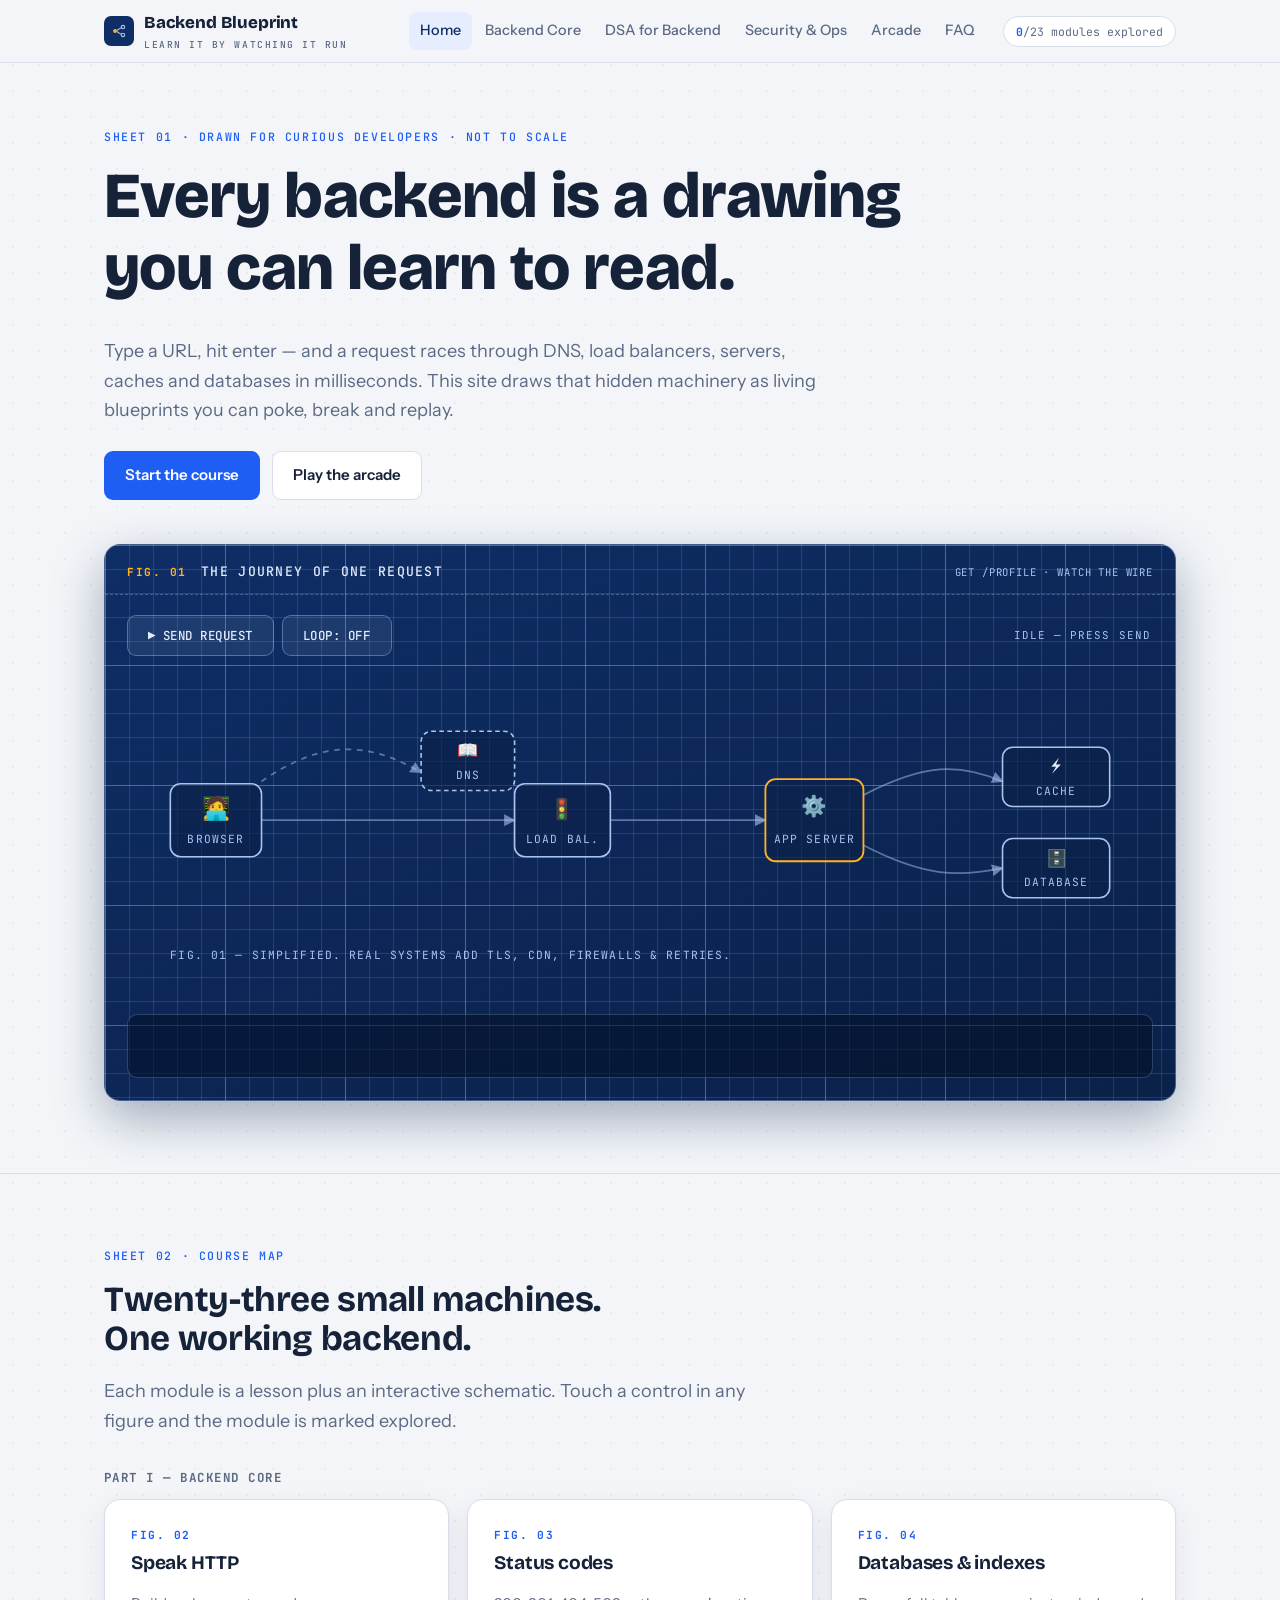
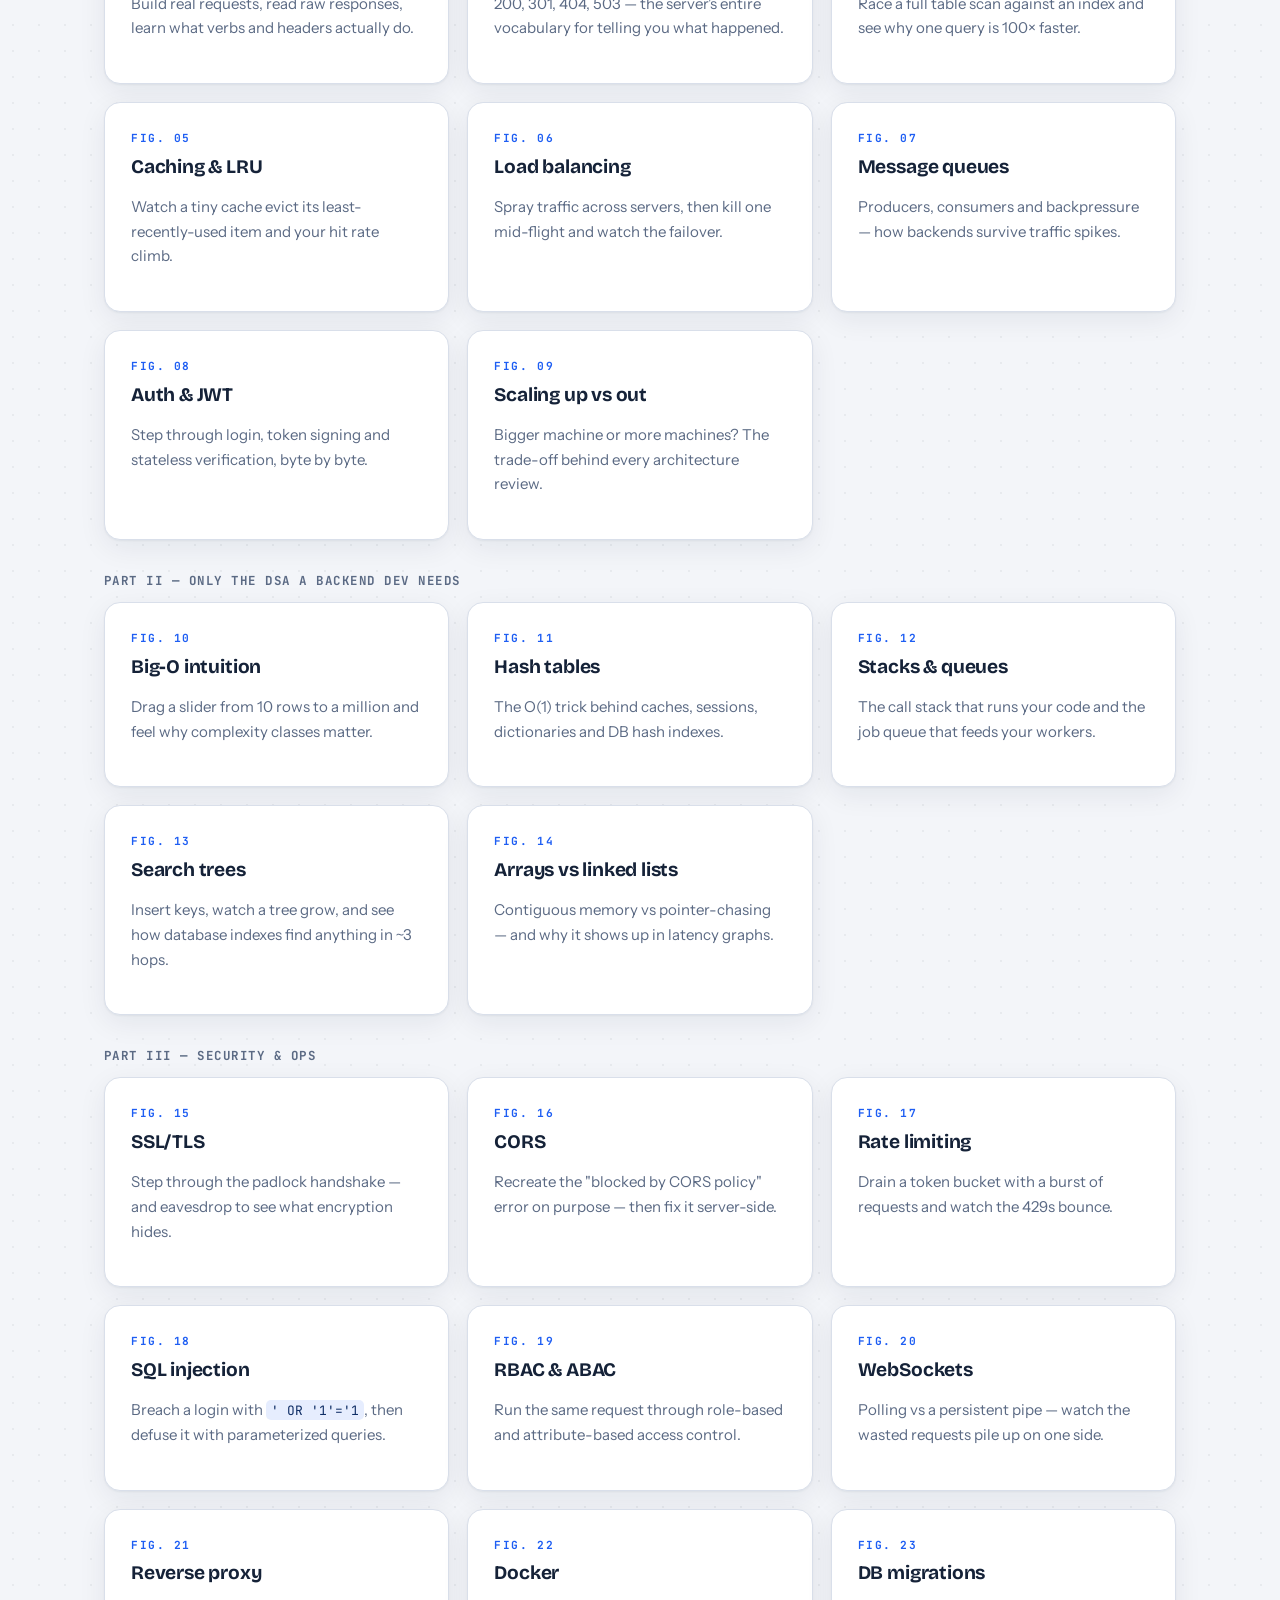
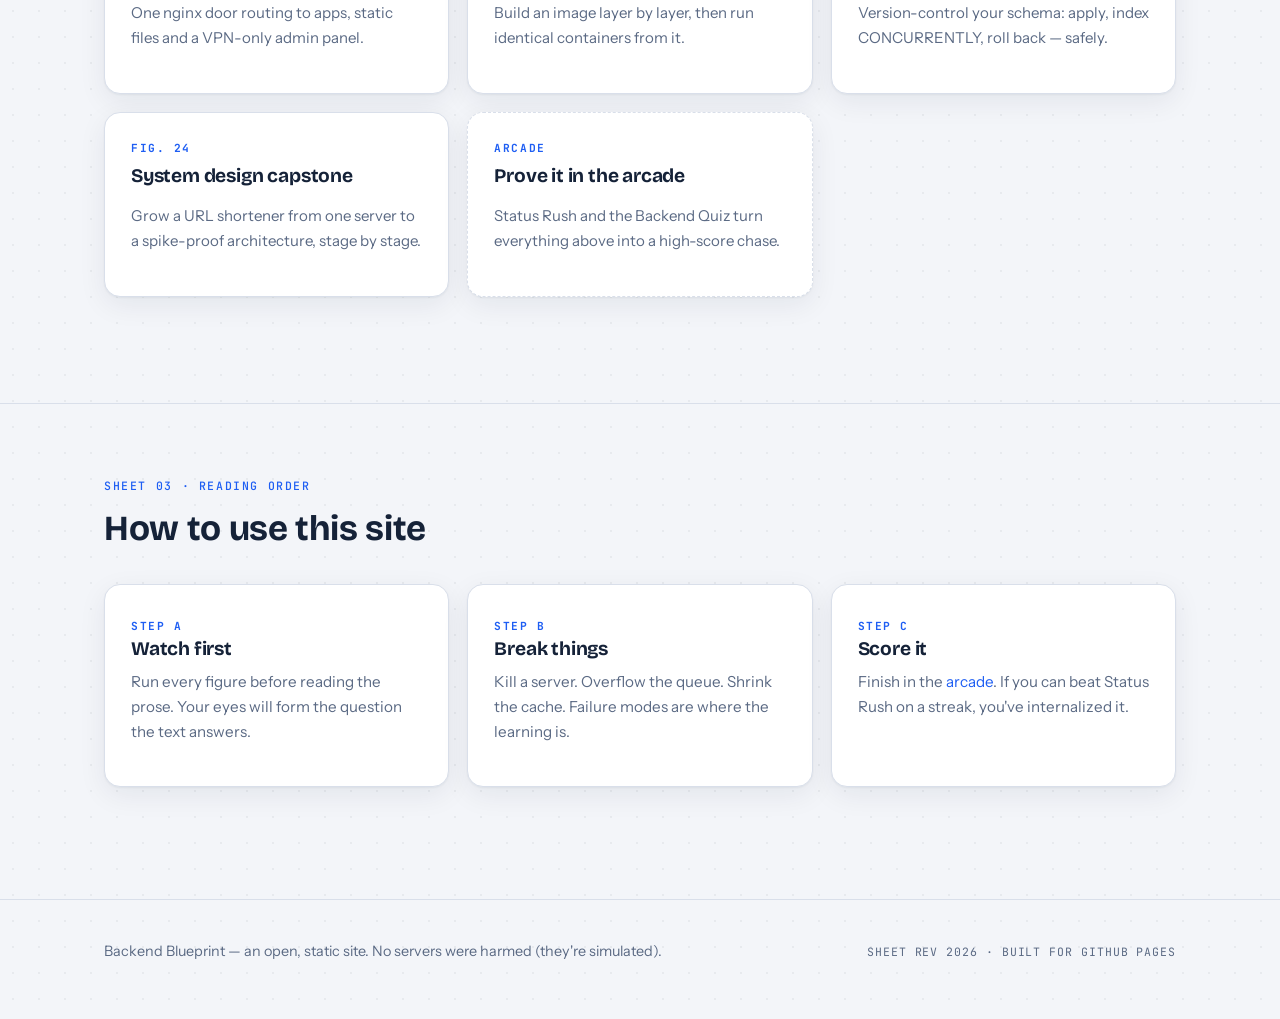
<file: index.html>
<!DOCTYPE html>
<html lang="en">
<head>
<meta charset="UTF-8">
<meta name="viewport" content="width=device-width, initial-scale=1.0">
<title>Backend Blueprint — learn the backend by watching it run</title>
<meta name="description" content="An interactive, visual course on backend engineering: HTTP, databases, caching, load balancing, queues, auth and the DSA that actually matters — with games and FAQs.">
<link rel="icon" href="data:image/svg+xml,<svg xmlns='http://www.w3.org/2000/svg' viewBox='0 0 32 32'><rect width='32' height='32' rx='7' fill='%230f2e66'/><circle cx='9' cy='16' r='3.4' fill='%23ffb224'/><circle cx='23' cy='9' r='3' fill='none' stroke='%23a8c3f0' stroke-width='2'/><circle cx='23' cy='23' r='3' fill='none' stroke='%23a8c3f0' stroke-width='2'/><path d='M12 15l8-5M12 17l8 5' stroke='%23a8c3f0' stroke-width='2'/></svg>">
<link rel="preconnect" href="https://fonts.googleapis.com">
<link rel="preconnect" href="https://fonts.gstatic.com" crossorigin>
<link href="https://fonts.googleapis.com/css2?family=Bricolage+Grotesque:opsz,wght@12..96,400..800&family=Instrument+Sans:wght@400;500;600&family=JetBrains+Mono:wght@400;500;700&display=swap" rel="stylesheet">
<link rel="stylesheet" href="css/style.css">
</head>
<body>

<nav class="nav">
  <div class="wrap nav-inner">
    <a class="brand" href="index.html">
      <span class="brand-mark">
        <svg width="18" height="18" viewBox="0 0 32 32"><circle cx="9" cy="16" r="3.4" fill="#ffb224"/><circle cx="23" cy="9" r="3" fill="none" stroke="#a8c3f0" stroke-width="2"/><circle cx="23" cy="23" r="3" fill="none" stroke="#a8c3f0" stroke-width="2"/><path d="M12 15l8-5M12 17l8 5" stroke="#a8c3f0" stroke-width="2"/></svg>
      </span>
      <span>Backend Blueprint<small>learn it by watching it run</small></span>
    </a>
    <button class="nav-toggle" aria-label="Menu">MENU</button>
    <div class="nav-links">
      <a href="index.html">Home</a>
      <a href="learn.html">Backend Core</a>
      <a href="dsa.html">DSA for Backend</a>
      <a href="advanced.html">Security &amp; Ops</a>
      <a href="game.html">Arcade</a>
      <a href="faq.html">FAQ</a>
    </div>
    <span class="nav-progress" data-nav-progress></span>
  </div>
</nav>

<!-- ================= HERO ================= -->
<header class="section" style="padding-top:64px;">
  <div class="wrap">
    <div class="eyebrow">SHEET 01 · DRAWN FOR CURIOUS DEVELOPERS · NOT TO SCALE</div>
    <h1>Every backend is a drawing<br>you can learn to read.</h1>
    <p class="lead">Type a URL, hit enter — and a request races through DNS, load balancers, servers, caches and databases in milliseconds. This site draws that hidden machinery as living blueprints you can poke, break and replay.</p>
    <p style="display:flex; gap:12px; flex-wrap:wrap; margin-top:1.6rem;">
      <a class="btn btn-primary" href="learn.html">Start the course</a>
      <a class="btn btn-ghost" href="game.html">Play the arcade</a>
    </p>

    <!-- signature: live request journey -->
    <div class="fig reveal" style="margin-top:44px;">
      <div class="fig-head">
        <span class="fig-no">FIG. 01</span>
        <span class="fig-title">The journey of one request</span>
        <span class="fig-note">GET /profile · watch the wire</span>
      </div>
      <div class="fig-body">
        <div class="fig-controls">
          <button class="btn btn-chalk" id="hero-send">▶ SEND REQUEST</button>
          <button class="btn btn-chalk" id="hero-auto">LOOP: OFF</button>
          <span class="label" id="hero-status" style="margin-left:auto;">idle — press send</span>
        </div>
        <svg id="hero-svg" viewBox="0 0 900 300" style="width:100%; height:auto; display:block;" role="img" aria-label="Animated schematic of a request travelling from a browser through DNS, a load balancer and an app server to cache and database">
          <defs>
            <marker id="arr" viewBox="0 0 8 8" refX="7" refY="4" markerWidth="7" markerHeight="7" orient="auto">
              <path d="M0 0 L8 4 L0 8 z" fill="rgba(168,195,240,.6)"/>
            </marker>
          </defs>
          <!-- wires -->
          <g stroke="rgba(168,195,240,.5)" stroke-width="1.5" fill="none">
            <path id="w-dns"   d="M118 96 C 170 60, 210 60, 258 88" stroke-dasharray="5 5" marker-end="url(#arr)"/>
            <path id="w-lb"    d="M118 130 L 340 130" marker-end="url(#arr)"/>
            <path id="w-app"   d="M424 130 L 560 130" marker-end="url(#arr)"/>
            <path id="w-cache" d="M646 108 C 700 80, 730 80, 768 96" marker-end="url(#arr)"/>
            <path id="w-db"    d="M646 152 C 700 180, 730 180, 768 172" marker-end="url(#arr)"/>
          </g>
          <!-- nodes -->
          <g font-family="JetBrains Mono, monospace">
            <g id="n-browser"><rect x="38" y="98" width="80" height="64" rx="9" fill="rgba(10,33,73,.6)" stroke="#a8c3f0" stroke-width="1.4"/>
              <text x="78" y="126" text-anchor="middle" font-size="20" fill="#e2ecfd">🧑‍💻</text>
              <text x="78" y="150" text-anchor="middle" class="node-label">browser</text></g>
            <g id="n-dns"><rect x="258" y="52" width="82" height="52" rx="9" fill="rgba(10,33,73,.6)" stroke="#a8c3f0" stroke-width="1.4" stroke-dasharray="4 3"/>
              <text x="299" y="74" text-anchor="middle" font-size="15" fill="#e2ecfd">📖</text>
              <text x="299" y="94" text-anchor="middle" class="node-label">dns</text></g>
            <g id="n-lb"><rect x="340" y="98" width="84" height="64" rx="9" fill="rgba(10,33,73,.6)" stroke="#a8c3f0" stroke-width="1.4"/>
              <text x="382" y="126" text-anchor="middle" font-size="18" fill="#e2ecfd">🚦</text>
              <text x="382" y="150" text-anchor="middle" class="node-label">load bal.</text></g>
            <g id="n-app"><rect x="560" y="94" width="86" height="72" rx="9" fill="rgba(10,33,73,.6)" stroke="#ffb224" stroke-width="1.6"/>
              <text x="603" y="124" text-anchor="middle" font-size="18" fill="#e2ecfd">⚙️</text>
              <text x="603" y="150" text-anchor="middle" class="node-label" fill="#ffb224">app server</text></g>
            <g id="n-cache"><rect x="768" y="66" width="94" height="52" rx="9" fill="rgba(10,33,73,.6)" stroke="#a8c3f0" stroke-width="1.4"/>
              <text x="815" y="88" text-anchor="middle" font-size="15" fill="#e2ecfd">⚡</text>
              <text x="815" y="108" text-anchor="middle" class="node-label">cache</text></g>
            <g id="n-db"><rect x="768" y="146" width="94" height="52" rx="9" fill="rgba(10,33,73,.6)" stroke="#a8c3f0" stroke-width="1.4"/>
              <text x="815" y="168" text-anchor="middle" font-size="15" fill="#e2ecfd">🗄️</text>
              <text x="815" y="188" text-anchor="middle" class="node-label">database</text></g>
          </g>
          <!-- packet -->
          <circle id="packet" r="7" fill="#ffb224" opacity="0" style="filter: drop-shadow(0 0 6px rgba(255,178,36,.9));"/>
          <!-- annotations -->
          <text x="38" y="252" class="node-label" font-size="11">FIG. 01 — SIMPLIFIED. REAL SYSTEMS ADD TLS, CDN, FIREWALLS &amp; RETRIES.</text>
          <text id="latency-note" x="862" y="252" text-anchor="end" class="node-label" font-size="11" fill="#ffb224"></text>
        </svg>
        <div class="fig-log" id="hero-log" aria-live="polite"></div>
      </div>
    </div>
  </div>
</header>

<!-- ================= COURSE MAP ================= -->
<section class="section">
  <div class="wrap">
    <div class="section-head">
      <div class="eyebrow">SHEET 02 · COURSE MAP</div>
      <h2>Twenty-three small machines.<br>One working backend.</h2>
      <p class="lead">Each module is a lesson plus an interactive schematic. Touch a control in any figure and the module is marked explored.</p>
    </div>

    <h3 class="mono" style="font-size:.78rem; letter-spacing:.12em; color:var(--muted); text-transform:uppercase;">Part I — Backend Core</h3>
    <div class="grid-3" style="margin:14px 0 34px;">
      <a class="card topic-card reveal" href="learn.html#http" data-module="http">
        <span class="fig-no">FIG. 02</span><h3>Speak HTTP</h3>
        <p>Build real requests, read raw responses, learn what verbs and headers actually do.</p><span class="done"></span>
      </a>
      <a class="card topic-card reveal" href="learn.html#status" data-module="status">
        <span class="fig-no">FIG. 03</span><h3>Status codes</h3>
        <p>200, 301, 404, 503 — the server's entire vocabulary for telling you what happened.</p><span class="done"></span>
      </a>
      <a class="card topic-card reveal" href="learn.html#db" data-module="db">
        <span class="fig-no">FIG. 04</span><h3>Databases &amp; indexes</h3>
        <p>Race a full table scan against an index and see why one query is 100× faster.</p><span class="done"></span>
      </a>
      <a class="card topic-card reveal" href="learn.html#cache" data-module="cache">
        <span class="fig-no">FIG. 05</span><h3>Caching &amp; LRU</h3>
        <p>Watch a tiny cache evict its least-recently-used item and your hit rate climb.</p><span class="done"></span>
      </a>
      <a class="card topic-card reveal" href="learn.html#lb" data-module="lb">
        <span class="fig-no">FIG. 06</span><h3>Load balancing</h3>
        <p>Spray traffic across servers, then kill one mid-flight and watch the failover.</p><span class="done"></span>
      </a>
      <a class="card topic-card reveal" href="learn.html#queue" data-module="queue">
        <span class="fig-no">FIG. 07</span><h3>Message queues</h3>
        <p>Producers, consumers and backpressure — how backends survive traffic spikes.</p><span class="done"></span>
      </a>
      <a class="card topic-card reveal" href="learn.html#auth" data-module="auth">
        <span class="fig-no">FIG. 08</span><h3>Auth &amp; JWT</h3>
        <p>Step through login, token signing and stateless verification, byte by byte.</p><span class="done"></span>
      </a>
      <a class="card topic-card reveal" href="learn.html#scale" data-module="scale">
        <span class="fig-no">FIG. 09</span><h3>Scaling up vs out</h3>
        <p>Bigger machine or more machines? The trade-off behind every architecture review.</p><span class="done"></span>
      </a>
    </div>

    <h3 class="mono" style="font-size:.78rem; letter-spacing:.12em; color:var(--muted); text-transform:uppercase;">Part II — Only the DSA a backend dev needs</h3>
    <div class="grid-3" style="margin:14px 0 34px;">
      <a class="card topic-card reveal" href="dsa.html#bigo" data-module="bigo">
        <span class="fig-no">FIG. 10</span><h3>Big-O intuition</h3>
        <p>Drag a slider from 10 rows to a million and feel why complexity classes matter.</p><span class="done"></span>
      </a>
      <a class="card topic-card reveal" href="dsa.html#hash" data-module="hash">
        <span class="fig-no">FIG. 11</span><h3>Hash tables</h3>
        <p>The O(1) trick behind caches, sessions, dictionaries and DB hash indexes.</p><span class="done"></span>
      </a>
      <a class="card topic-card reveal" href="dsa.html#stackqueue" data-module="stackqueue">
        <span class="fig-no">FIG. 12</span><h3>Stacks &amp; queues</h3>
        <p>The call stack that runs your code and the job queue that feeds your workers.</p><span class="done"></span>
      </a>
      <a class="card topic-card reveal" href="dsa.html#tree" data-module="tree">
        <span class="fig-no">FIG. 13</span><h3>Search trees</h3>
        <p>Insert keys, watch a tree grow, and see how database indexes find anything in ~3 hops.</p><span class="done"></span>
      </a>
      <a class="card topic-card reveal" href="dsa.html#arraylist" data-module="arraylist">
        <span class="fig-no">FIG. 14</span><h3>Arrays vs linked lists</h3>
        <p>Contiguous memory vs pointer-chasing — and why it shows up in latency graphs.</p><span class="done"></span>
      </a>
    </div>

    <h3 class="mono" style="font-size:.78rem; letter-spacing:.12em; color:var(--muted); text-transform:uppercase;">Part III — Security &amp; Ops</h3>
    <div class="grid-3" style="margin:14px 0 34px;">
      <a class="card topic-card reveal" href="advanced.html#tls" data-module="tls">
        <span class="fig-no">FIG. 15</span><h3>SSL/TLS</h3>
        <p>Step through the padlock handshake — and eavesdrop to see what encryption hides.</p><span class="done"></span>
      </a>
      <a class="card topic-card reveal" href="advanced.html#cors" data-module="cors">
        <span class="fig-no">FIG. 16</span><h3>CORS</h3>
        <p>Recreate the "blocked by CORS policy" error on purpose — then fix it server-side.</p><span class="done"></span>
      </a>
      <a class="card topic-card reveal" href="advanced.html#ratelimit" data-module="ratelimit">
        <span class="fig-no">FIG. 17</span><h3>Rate limiting</h3>
        <p>Drain a token bucket with a burst of requests and watch the 429s bounce.</p><span class="done"></span>
      </a>
      <a class="card topic-card reveal" href="advanced.html#sqli" data-module="sqli">
        <span class="fig-no">FIG. 18</span><h3>SQL injection</h3>
        <p>Breach a login with <code>' OR '1'='1</code>, then defuse it with parameterized queries.</p><span class="done"></span>
      </a>
      <a class="card topic-card reveal" href="advanced.html#access" data-module="access">
        <span class="fig-no">FIG. 19</span><h3>RBAC &amp; ABAC</h3>
        <p>Run the same request through role-based and attribute-based access control.</p><span class="done"></span>
      </a>
      <a class="card topic-card reveal" href="advanced.html#ws" data-module="ws">
        <span class="fig-no">FIG. 20</span><h3>WebSockets</h3>
        <p>Polling vs a persistent pipe — watch the wasted requests pile up on one side.</p><span class="done"></span>
      </a>
      <a class="card topic-card reveal" href="advanced.html#proxy" data-module="proxy">
        <span class="fig-no">FIG. 21</span><h3>Reverse proxy</h3>
        <p>One nginx door routing to apps, static files and a VPN-only admin panel.</p><span class="done"></span>
      </a>
      <a class="card topic-card reveal" href="advanced.html#docker" data-module="docker">
        <span class="fig-no">FIG. 22</span><h3>Docker</h3>
        <p>Build an image layer by layer, then run identical containers from it.</p><span class="done"></span>
      </a>
      <a class="card topic-card reveal" href="advanced.html#migrate" data-module="migrate">
        <span class="fig-no">FIG. 23</span><h3>DB migrations</h3>
        <p>Version-control your schema: apply, index CONCURRENTLY, roll back — safely.</p><span class="done"></span>
      </a>
      <a class="card topic-card reveal" href="advanced.html#sysdesign" data-module="sysdesign">
        <span class="fig-no">FIG. 24</span><h3>System design capstone</h3>
        <p>Grow a URL shortener from one server to a spike-proof architecture, stage by stage.</p><span class="done"></span>
      </a>
      <a class="card topic-card reveal" href="game.html" data-module="arcade" style="border-style:dashed;">
        <span class="fig-no">ARCADE</span><h3>Prove it in the arcade</h3>
        <p>Status Rush and the Backend Quiz turn everything above into a high-score chase.</p><span class="done"></span>
      </a>
    </div>
  </div>
</section>

<!-- ================= HOW TO USE ================= -->
<section class="section">
  <div class="wrap">
    <div class="section-head">
      <div class="eyebrow">SHEET 03 · READING ORDER</div>
      <h2>How to use this site</h2>
    </div>
    <div class="grid-3">
      <div class="card reveal">
        <span class="fig-no" style="color:var(--accent);">STEP A</span>
        <h3>Watch first</h3>
        <p style="color:var(--muted); font-size:.95rem;">Run every figure before reading the prose. Your eyes will form the question the text answers.</p>
      </div>
      <div class="card reveal">
        <span class="fig-no" style="color:var(--accent);">STEP B</span>
        <h3>Break things</h3>
        <p style="color:var(--muted); font-size:.95rem;">Kill a server. Overflow the queue. Shrink the cache. Failure modes are where the learning is.</p>
      </div>
      <div class="card reveal">
        <span class="fig-no" style="color:var(--accent);">STEP C</span>
        <h3>Score it</h3>
        <p style="color:var(--muted); font-size:.95rem;">Finish in the <a href="game.html">arcade</a>. If you can beat Status Rush on a streak, you've internalized it.</p>
      </div>
    </div>
  </div>
</section>

<footer class="footer">
  <div class="wrap">
    <span>Backend Blueprint — an open, static site. No servers were harmed (they're simulated).</span>
    <span class="mono">SHEET REV <span data-year></span> · BUILT FOR GITHUB PAGES</span>
  </div>
</footer>

<script src="js/common.js"></script>
<script src="js/home.js"></script>
</body>
</html>
</file>
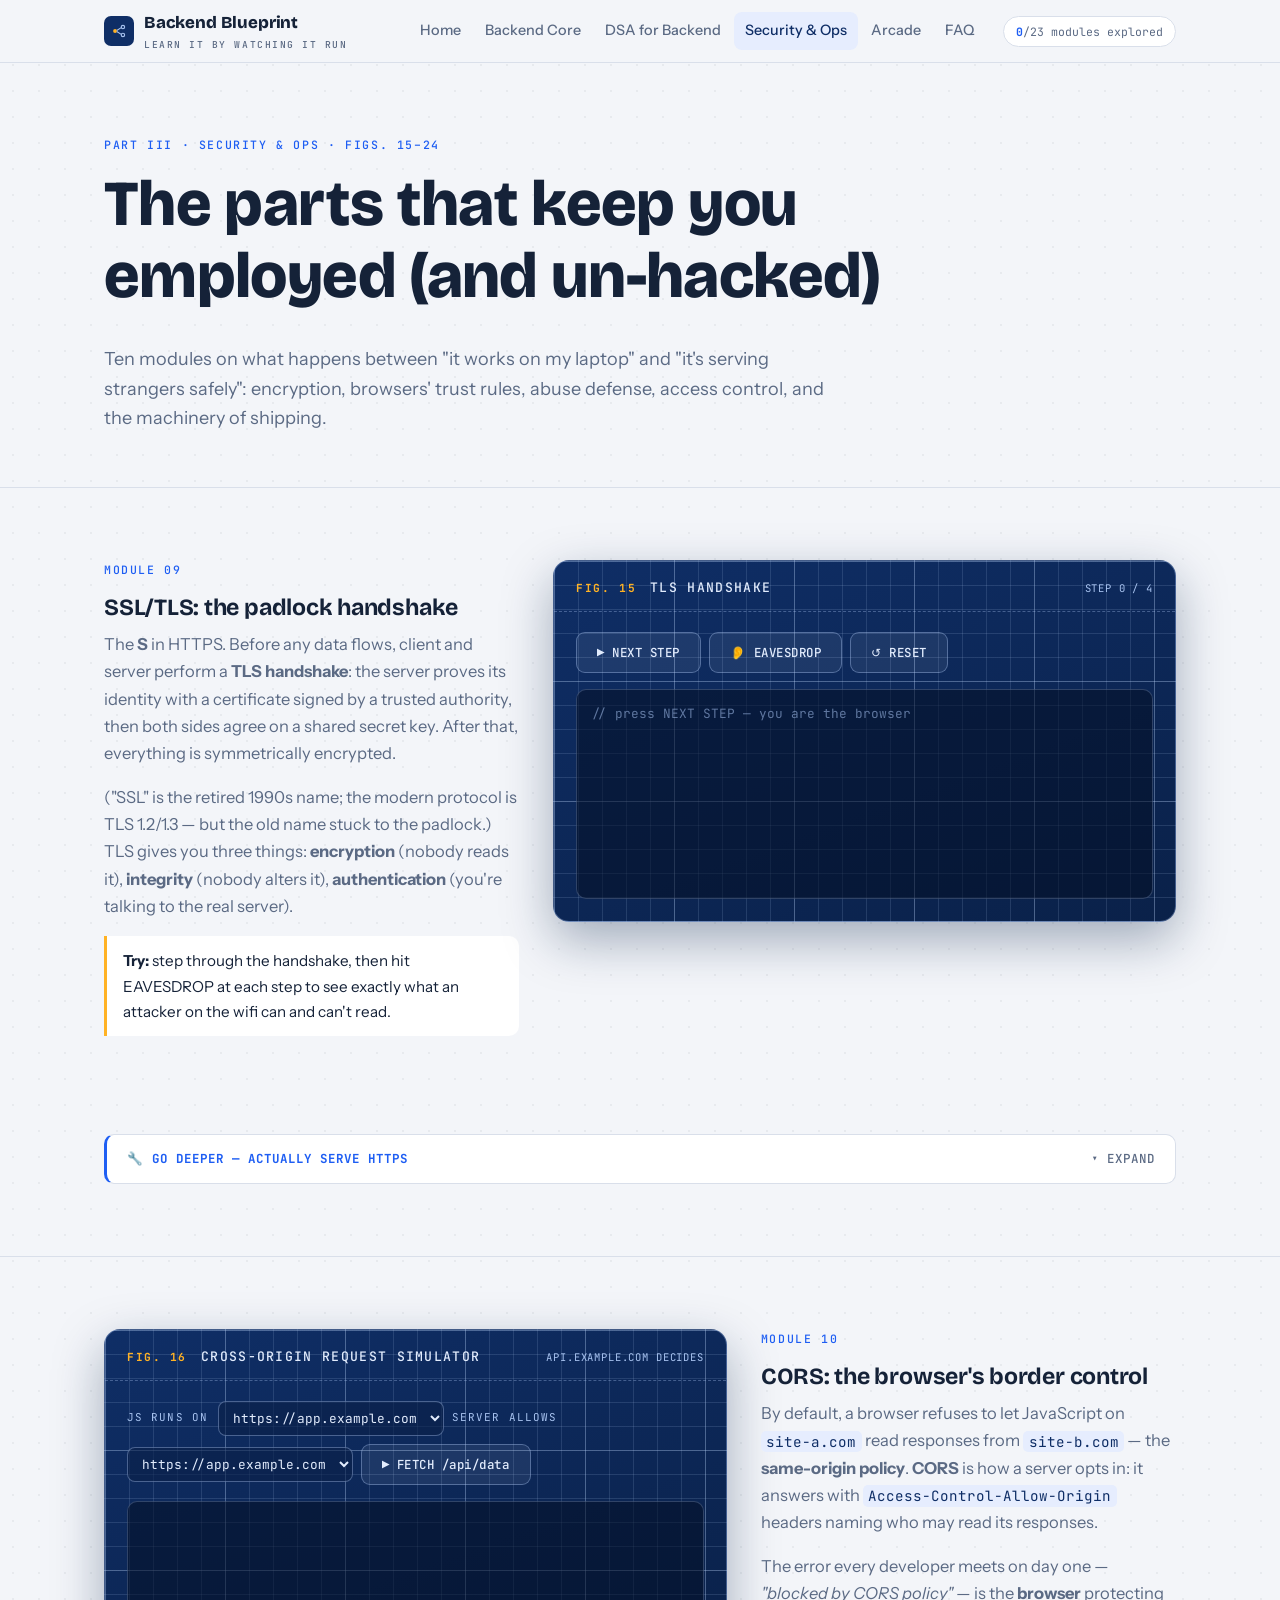
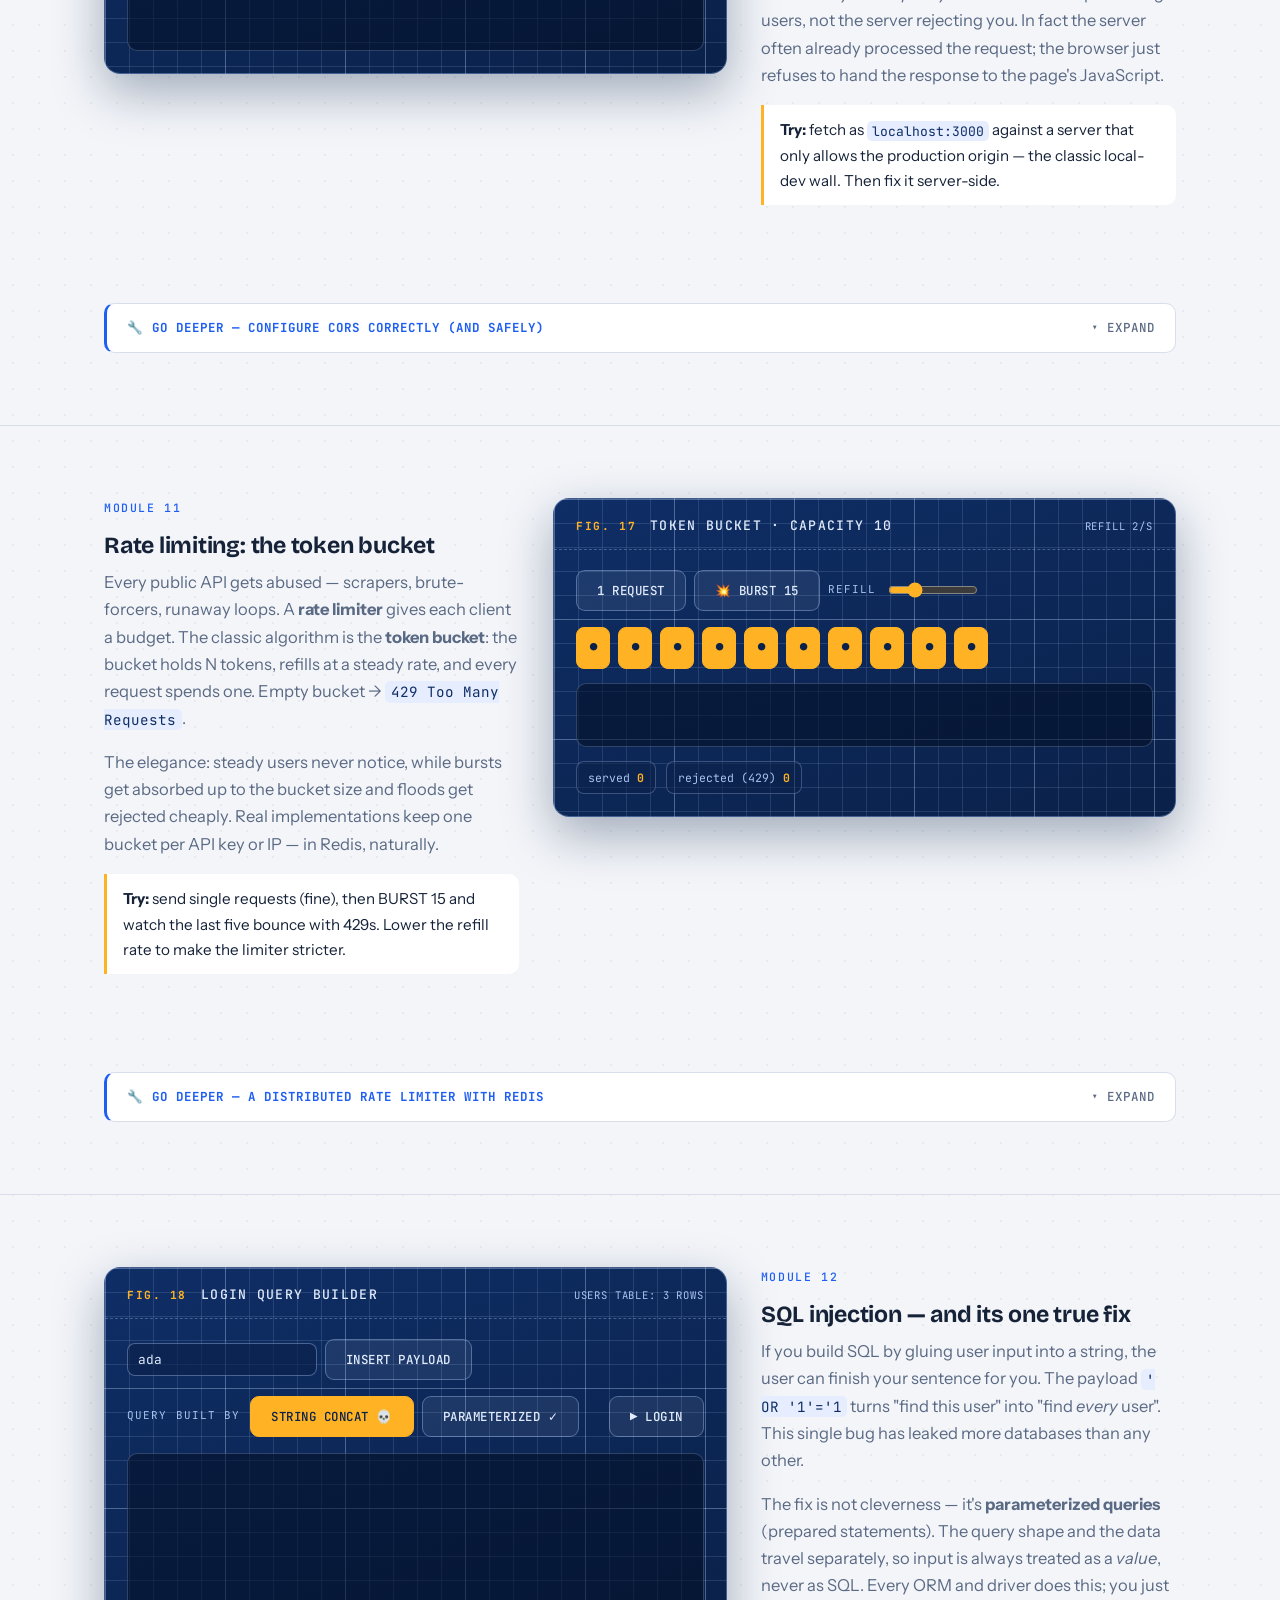
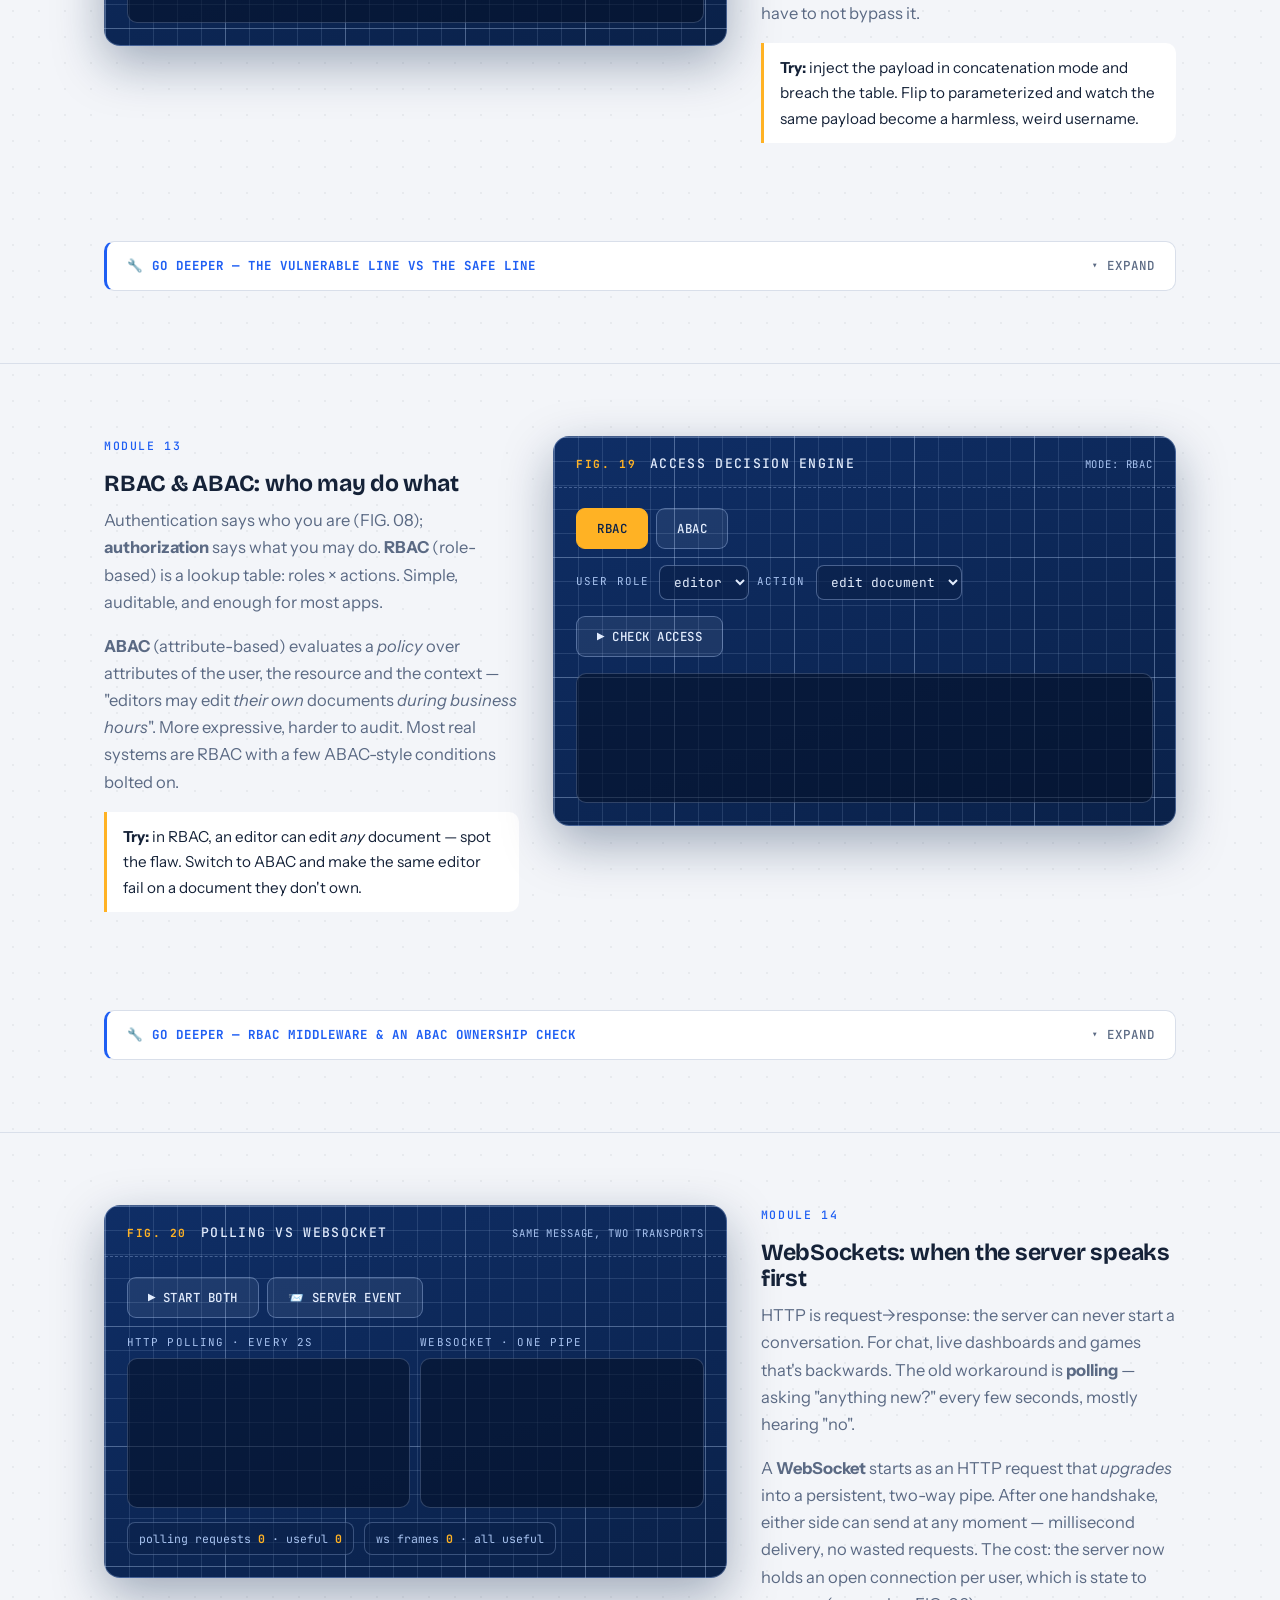
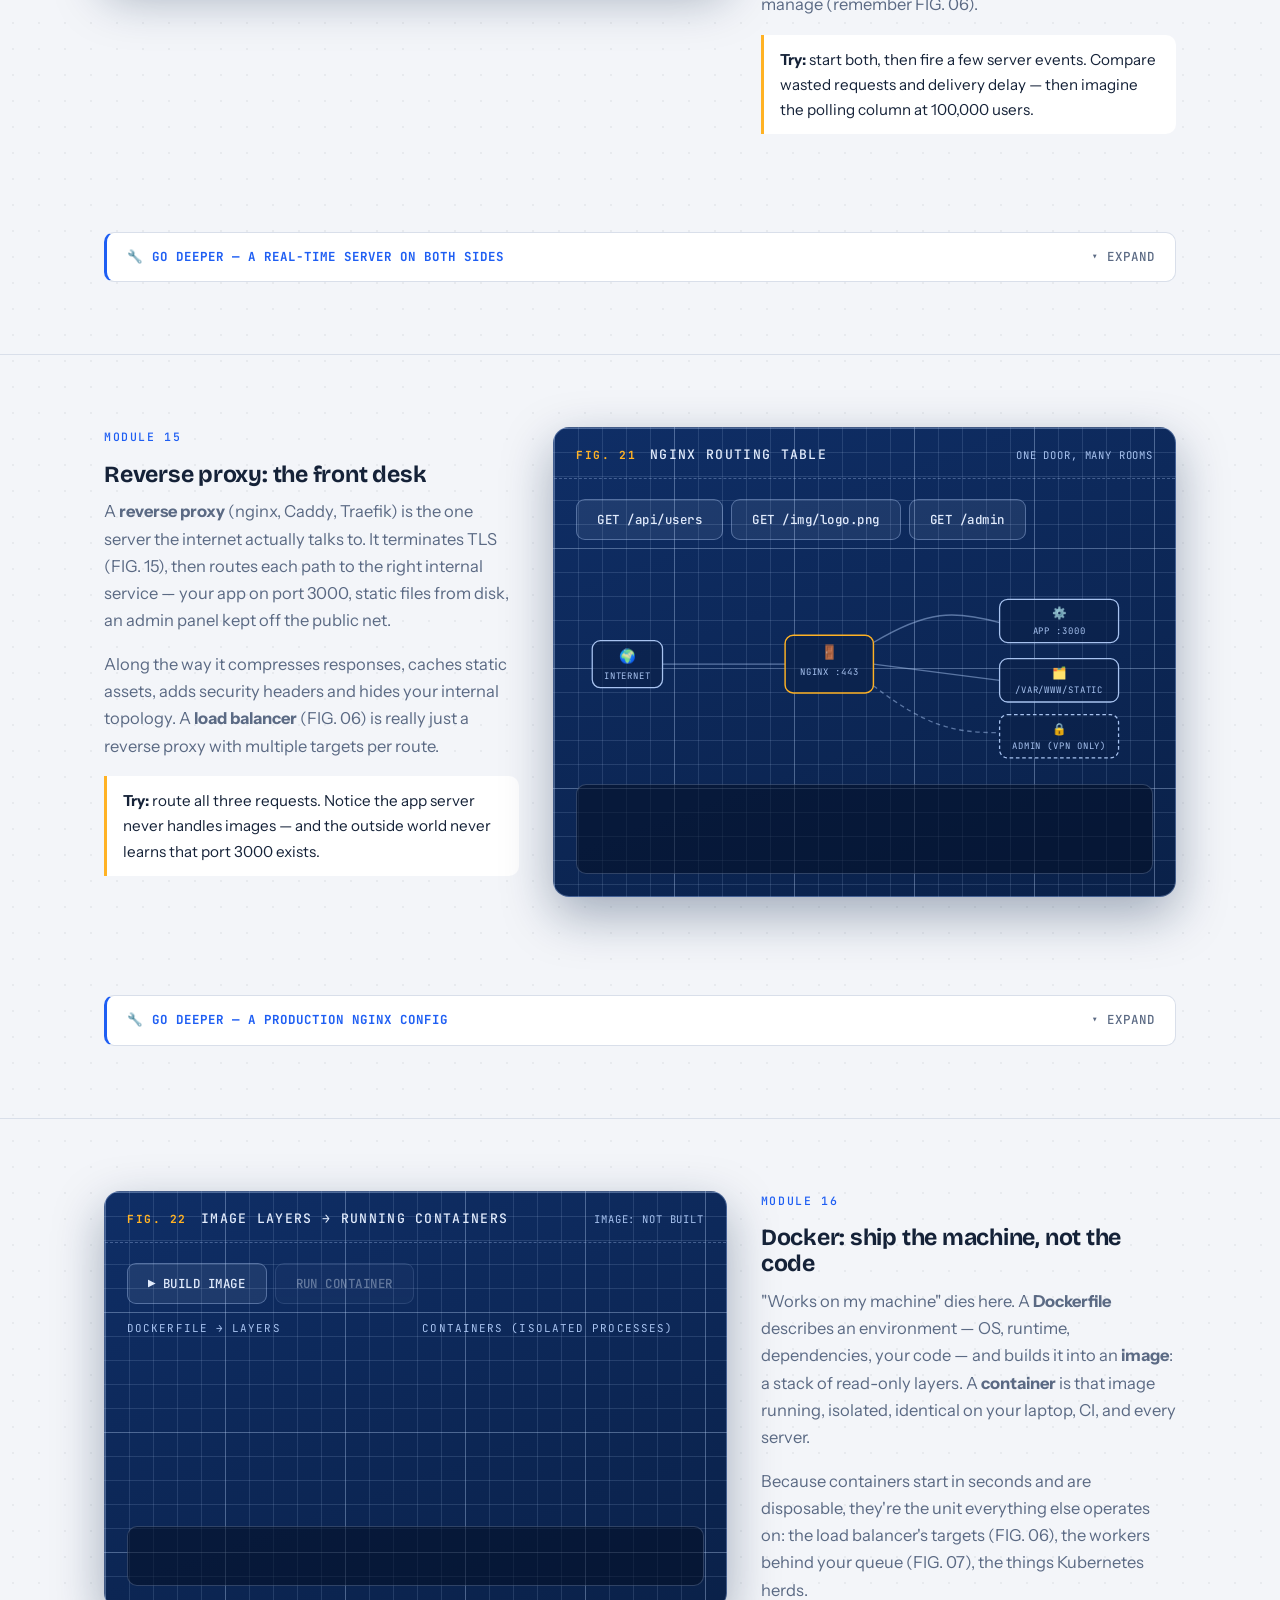
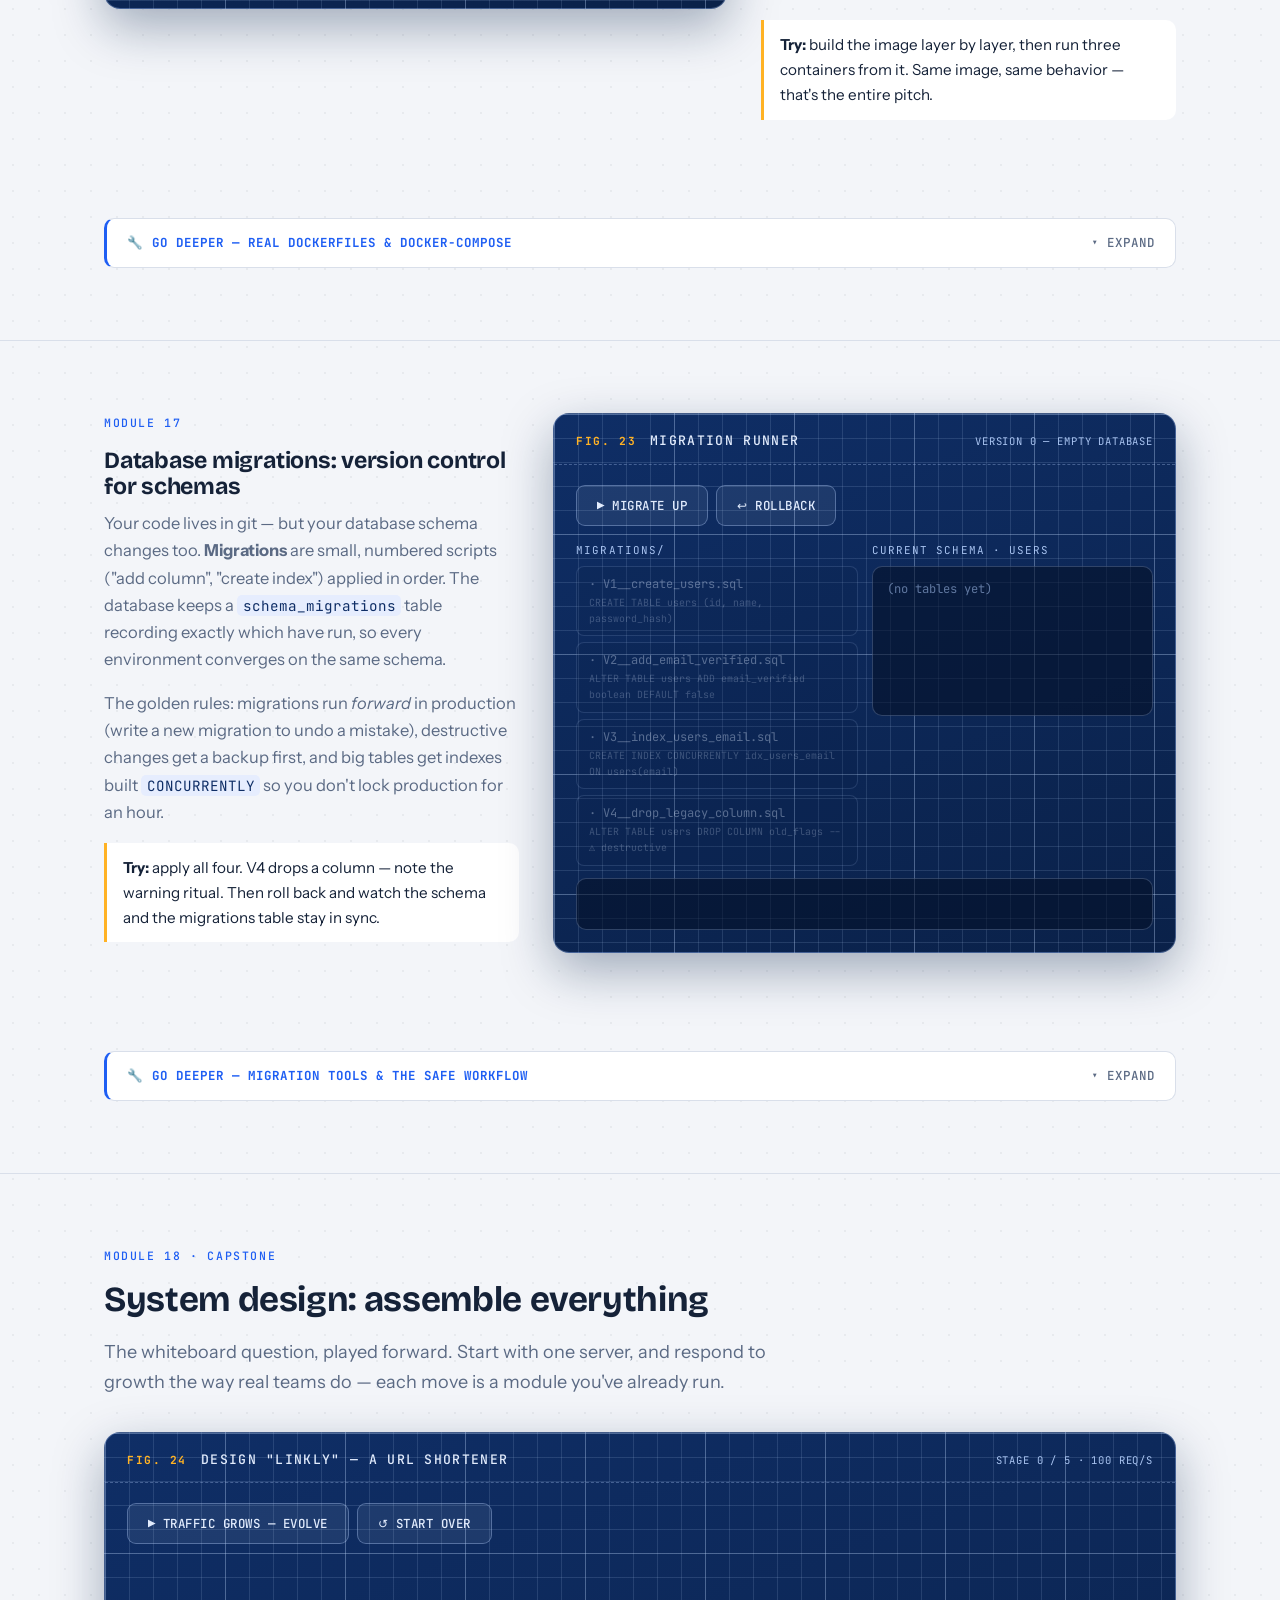
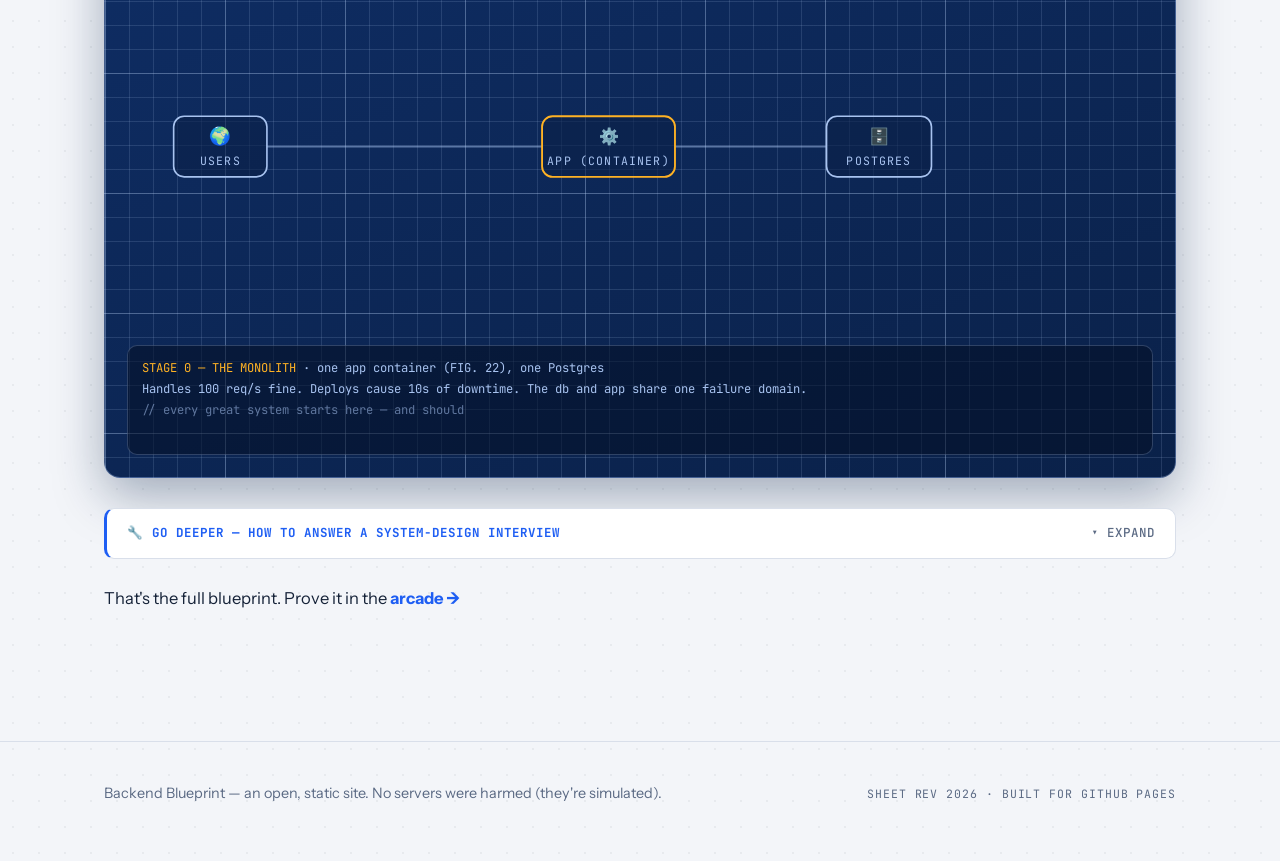
<file: advanced.html>
<!DOCTYPE html>
<html lang="en">
<head>
<meta charset="UTF-8">
<meta name="viewport" content="width=device-width, initial-scale=1.0">
<title>Security &amp; Ops — Backend Blueprint</title>
<meta name="description" content="Interactive lessons on SSL/TLS, CORS, rate limiting, SQL injection prevention, RBAC vs ABAC, WebSockets, reverse proxies, Docker, database migrations and system design.">
<link rel="icon" href="data:image/svg+xml,<svg xmlns='http://www.w3.org/2000/svg' viewBox='0 0 32 32'><rect width='32' height='32' rx='7' fill='%230f2e66'/><circle cx='9' cy='16' r='3.4' fill='%23ffb224'/><circle cx='23' cy='9' r='3' fill='none' stroke='%23a8c3f0' stroke-width='2'/><circle cx='23' cy='23' r='3' fill='none' stroke='%23a8c3f0' stroke-width='2'/><path d='M12 15l8-5M12 17l8 5' stroke='%23a8c3f0' stroke-width='2'/></svg>">
<link rel="preconnect" href="https://fonts.googleapis.com">
<link rel="preconnect" href="https://fonts.gstatic.com" crossorigin>
<link href="https://fonts.googleapis.com/css2?family=Bricolage+Grotesque:opsz,wght@12..96,400..800&family=Instrument+Sans:wght@400;500;600&family=JetBrains+Mono:wght@400;500;700&display=swap" rel="stylesheet">
<link rel="stylesheet" href="css/style.css">
</head>
<body>

<nav class="nav">
  <div class="wrap nav-inner">
    <a class="brand" href="index.html">
      <span class="brand-mark">
        <svg width="18" height="18" viewBox="0 0 32 32"><circle cx="9" cy="16" r="3.4" fill="#ffb224"/><circle cx="23" cy="9" r="3" fill="none" stroke="#a8c3f0" stroke-width="2"/><circle cx="23" cy="23" r="3" fill="none" stroke="#a8c3f0" stroke-width="2"/><path d="M12 15l8-5M12 17l8 5" stroke="#a8c3f0" stroke-width="2"/></svg>
      </span>
      <span>Backend Blueprint<small>learn it by watching it run</small></span>
    </a>
    <button class="nav-toggle" aria-label="Menu">MENU</button>
    <div class="nav-links">
      <a href="index.html">Home</a>
      <a href="learn.html">Backend Core</a>
      <a href="dsa.html">DSA for Backend</a>
      <a href="advanced.html">Security &amp; Ops</a>
      <a href="game.html">Arcade</a>
      <a href="faq.html">FAQ</a>
    </div>
    <span class="nav-progress" data-nav-progress></span>
  </div>
</nav>

<header class="section" style="padding-bottom:36px;">
  <div class="wrap">
    <div class="eyebrow">PART III · SECURITY &amp; OPS · FIGS. 15–24</div>
    <h1>The parts that keep you<br>employed (and un-hacked)</h1>
    <p class="lead">Ten modules on what happens between "it works on my laptop" and "it's serving strangers safely": encryption, browsers' trust rules, abuse defense, access control, and the machinery of shipping.</p>
  </div>
</header>

<!-- ============ FIG 15 · SSL/TLS ============ -->
<section class="section" id="tls">
  <div class="wrap lesson">
    <div class="lesson-text reveal">
      <div class="eyebrow">MODULE 09</div>
      <h3>SSL/TLS: the padlock handshake</h3>
      <p>The <b>S</b> in HTTPS. Before any data flows, client and server perform a <b>TLS handshake</b>: the server proves its identity with a certificate signed by a trusted authority, then both sides agree on a shared secret key. After that, everything is symmetrically encrypted.</p>
      <p>("SSL" is the retired 1990s name; the modern protocol is TLS 1.2/1.3 — but the old name stuck to the padlock.) TLS gives you three things: <b>encryption</b> (nobody reads it), <b>integrity</b> (nobody alters it), <b>authentication</b> (you're talking to the real server).</p>
      <div class="takeaway"><b>Try:</b> step through the handshake, then hit EAVESDROP at each step to see exactly what an attacker on the wifi can and can't read.</div>
    </div>
    <div class="fig reveal">
      <div class="fig-head">
        <span class="fig-no">FIG. 15</span><span class="fig-title">TLS handshake</span>
        <span class="fig-note" id="tls-note">step 0 / 4</span>
      </div>
      <div class="fig-body">
        <div class="fig-controls">
          <button class="btn btn-chalk" id="tls-next">▶ NEXT STEP</button>
          <button class="btn btn-chalk" id="tls-spy">👂 EAVESDROP</button>
          <button class="btn btn-chalk" id="tls-reset">↺ RESET</button>
        </div>
        <div class="fig-log" id="tls-stage" style="min-height:210px; max-height:none; font-size:.8rem; line-height:1.8;" aria-live="polite"></div>
      </div>
    </div>
  </div>
</section>

<section class="section" style="border-top:none; padding-top:0;">
  <div class="wrap">
    <details class="deep">
      <summary>🔧 Go deeper — actually serve HTTPS</summary>
      <div class="deep-body">
        <p>You rarely implement TLS — you <em>enable</em> it. In production a reverse proxy terminates it; here's how each runtime does it directly, plus the tool that gets you a free, auto-renewing certificate.</p>
        <div class="code-tabs">
          <button class="code-tab is-on" data-lang="node">Node.js</button>
          <button class="code-tab" data-lang="go">Go</button>
        </div>
<pre class="code is-on" data-lang="node">import https from "node:https";
import fs from "node:fs";

// You need a cert + private key. In dev, generate a self-signed pair:
//   openssl req -x509 -newkey rsa:2048 -nodes -keyout key.pem \
//     -out cert.pem -days 365
const options = {
  key: fs.readFileSync("key.pem"),
  cert: fs.readFileSync("cert.pem"),
};

https.createServer(options, app).listen(443);

// In real life you DON'T do this — you put nginx/Caddy/a cloud LB in
// front to terminate TLS and auto-manage certs. Node speaks plain HTTP
// on an internal port; the proxy handles the padlock (see FIG. 21).</pre>
<pre class="code" data-lang="go">package main

import "net/http"

func main() {
	// Serve HTTPS from a cert + key pair:
	http.HandleFunc("/", handler)
	http.ListenAndServeTLS(":443", "cert.pem", "key.pem", nil)
}

// Even easier — Go can fetch &amp; auto-renew Let's Encrypt certs itself:
//   import "golang.org/x/crypto/acme/autocert"
//   m := &amp;autocert.Manager{
//       Prompt:     autocert.AcceptTOS,
//       HostPolicy: autocert.HostWhitelist("api.example.com"),
//       Cache:      autocert.DirCache("certs"),
//   }
//   server := &amp;http.Server{Addr: ":443", TLSConfig: m.TLSConfig()}
//   server.ListenAndServeTLS("", "") // certs come from the manager</pre>
        <h4>Going further</h4>
        <div class="deep-notes">Get free, auto-renewing certificates from <b>Let's Encrypt</b> — or better, let <b>Caddy</b> or your cloud load balancer do it with zero config. <b>Redirect all HTTP to HTTPS</b> and send an <code>HSTS</code> header so browsers refuse plaintext. Never ship a self-signed cert to production (browsers show a scary warning) — it's for local dev only. Modern default: <b>TLS 1.3</b>.</div>
      </div>
    </details>
  </div>
</section>

<!-- ============ FIG 16 · CORS ============ -->
<section class="section" id="cors">
  <div class="wrap lesson flip">
    <div class="lesson-text reveal">
      <div class="eyebrow">MODULE 10</div>
      <h3>CORS: the browser's border control</h3>
      <p>By default, a browser refuses to let JavaScript on <code>site-a.com</code> read responses from <code>site-b.com</code> — the <b>same-origin policy</b>. <b>CORS</b> is how a server opts in: it answers with <code>Access-Control-Allow-Origin</code> headers naming who may read its responses.</p>
      <p>The error every developer meets on day one — <em>"blocked by CORS policy"</em> — is the <b>browser</b> protecting users, not the server rejecting you. In fact the server often already processed the request; the browser just refuses to hand the response to the page's JavaScript.</p>
      <div class="takeaway"><b>Try:</b> fetch as <code>localhost:3000</code> against a server that only allows the production origin — the classic local-dev wall. Then fix it server-side.</div>
    </div>
    <div class="fig reveal">
      <div class="fig-head">
        <span class="fig-no">FIG. 16</span><span class="fig-title">Cross-origin request simulator</span>
        <span class="fig-note">api.example.com decides</span>
      </div>
      <div class="fig-body">
        <div class="fig-controls">
          <span class="label">JS runs on</span>
          <select id="cors-origin">
            <option>https://app.example.com</option>
            <option>http://localhost:3000</option>
            <option>https://evil.com</option>
          </select>
          <span class="label">server allows</span>
          <select id="cors-allow">
            <option>https://app.example.com</option>
            <option>*</option>
            <option value="none">(no CORS headers)</option>
          </select>
          <button class="btn btn-chalk" id="cors-send">▶ FETCH /api/data</button>
        </div>
        <div class="fig-log" id="cors-log" style="min-height:150px; max-height:240px;" aria-live="polite"></div>
      </div>
    </div>
  </div>
</section>

<section class="section" style="border-top:none; padding-top:0;">
  <div class="wrap">
    <details class="deep">
      <summary>🔧 Go deeper — configure CORS correctly (and safely)</summary>
      <div class="deep-body">
        <p>CORS is a few lines of server config. The danger is getting lazy and allowing <code>*</code> on an authenticated API — which lets any website read your users' data.</p>
        <div class="code-tabs">
          <button class="code-tab is-on" data-lang="node">Node.js (cors)</button>
          <button class="code-tab" data-lang="go">Go (rs/cors)</button>
        </div>
<pre class="code is-on" data-lang="node">// npm i cors
import cors from "cors";

// ✅ Allow only the origins you trust, and only if you send cookies/creds
app.use(cors({
  origin: ["https://app.example.com", "http://localhost:3000"], // dev too
  methods: ["GET", "POST", "PUT", "DELETE"],
  credentials: true,          // needed if the browser sends cookies
}));

// ❌ DON'T do this on an API that returns private/user data:
// app.use(cors({ origin: "*" }));   // any site on the internet can read it
// (Also: "*" is forbidden together with credentials:true — by design.)

// The browser sends a preflight OPTIONS request for non-simple calls;
// the cors middleware answers it automatically.</pre>
<pre class="code" data-lang="go">// go get github.com/rs/cors
import "github.com/rs/cors"

c := cors.New(cors.Options{
	AllowedOrigins: []string{
		"https://app.example.com",
		"http://localhost:3000", // your dev frontend
	},
	AllowedMethods:   []string{"GET", "POST", "PUT", "DELETE"},
	AllowCredentials: true,
})

handler := c.Handler(mux) // wrap your router
http.ListenAndServe(":3000", handler)

// Same rule: never pair AllowedOrigins:["*"] with AllowCredentials:true.
// Echo only origins you actually trust.</pre>
        <h4>Going further</h4>
        <div class="deep-notes">Remember <b>who enforces CORS: the browser</b>. Server-to-server calls and tools like <code>curl</code> ignore it entirely — so CORS is not a security boundary, it's a browser convenience/guardrail. Real access control is auth + the RBAC/ABAC module. The "<code>*</code> is fine, it's public data" call is only safe when the data really is public and unauthenticated.</div>
      </div>
    </details>
  </div>
</section>

<!-- ============ FIG 17 · RATE LIMITING ============ -->
<section class="section" id="ratelimit">
  <div class="wrap lesson">
    <div class="lesson-text reveal">
      <div class="eyebrow">MODULE 11</div>
      <h3>Rate limiting: the token bucket</h3>
      <p>Every public API gets abused — scrapers, brute-forcers, runaway loops. A <b>rate limiter</b> gives each client a budget. The classic algorithm is the <b>token bucket</b>: the bucket holds N tokens, refills at a steady rate, and every request spends one. Empty bucket → <code>429 Too Many Requests</code>.</p>
      <p>The elegance: steady users never notice, while bursts get absorbed up to the bucket size and floods get rejected cheaply. Real implementations keep one bucket per API key or IP — in Redis, naturally.</p>
      <div class="takeaway"><b>Try:</b> send single requests (fine), then BURST 15 and watch the last five bounce with 429s. Lower the refill rate to make the limiter stricter.</div>
    </div>
    <div class="fig reveal">
      <div class="fig-head">
        <span class="fig-no">FIG. 17</span><span class="fig-title">Token bucket · capacity 10</span>
        <span class="fig-note">refill <span id="rl-rate-note">2</span>/s</span>
      </div>
      <div class="fig-body">
        <div class="fig-controls">
          <button class="btn btn-chalk" id="rl-one">1 REQUEST</button>
          <button class="btn btn-chalk" id="rl-burst">💥 BURST 15</button>
          <span class="label">refill</span>
          <input type="range" id="rl-rate" min="1" max="5" value="2" style="width:90px;">
        </div>
        <div class="cell-row" id="rl-bucket" style="margin-bottom:14px;"></div>
        <div class="fig-log" id="rl-log" aria-live="polite"></div>
        <div class="fig-stats">
          <span class="stat-chip">served <b id="rl-ok">0</b></span>
          <span class="stat-chip">rejected (429) <b id="rl-rej">0</b></span>
        </div>
      </div>
    </div>
  </div>
</section>

<section class="section" style="border-top:none; padding-top:0;">
  <div class="wrap">
    <details class="deep">
      <summary>🔧 Go deeper — a distributed rate limiter with Redis</summary>
      <div class="deep-body">
        <p>A per-process counter breaks the moment you run two servers (each allows the full quota). Real limiters keep the bucket in <b>Redis</b> so all servers share one count per client.</p>
        <div class="code-tabs">
          <button class="code-tab is-on" data-lang="node">Node.js</button>
          <button class="code-tab" data-lang="go">Go</button>
        </div>
<pre class="code is-on" data-lang="node">// Simple &amp; solid: express-rate-limit backed by Redis
// npm i express-rate-limit rate-limit-redis ioredis
import rateLimit from "express-rate-limit";
import { RedisStore } from "rate-limit-redis";
import Redis from "ioredis";
const redis = new Redis(process.env.REDIS_URL);

const limiter = rateLimit({
  store: new RedisStore({ sendCommand: (...a) =&gt; redis.call(...a) }),
  windowMs: 60_000,     // per minute
  limit: 100,           // 100 requests per key per window
  keyGenerator: (req) =&gt; req.user?.id ?? req.ip, // per user, else per IP
  standardHeaders: true,// sends RateLimit-* headers
  handler: (req, res) =&gt; res.status(429).json({ error: "slow down" }),
});

app.use("/api/", limiter); // protect the whole API</pre>
<pre class="code" data-lang="go">// Token bucket per client, shared via Redis (atomic INCR + TTL).
// Libraries: github.com/ulule/limiter or go-redis/redis_rate.
import "github.com/go-redis/redis_rate/v10"

limiter := redis_rate.NewLimiter(rdb)

func rateLimit(next http.HandlerFunc) http.HandlerFunc {
	return func(w http.ResponseWriter, r *http.Request) {
		key := clientKey(r) // user id or IP
		// allow 100 requests per minute, refilled steadily
		res, _ := limiter.Allow(r.Context(), key, redis_rate.PerMinute(100))
		if res.Allowed == 0 {
			w.Header().Set("Retry-After", "1")
			http.Error(w, "slow down", http.StatusTooManyRequests) // 429
			return
		}
		next(w, r)
	}
}</pre>
        <h4>Going further</h4>
        <div class="deep-notes">Rate-limit <b>by identity</b> (API key or user id), falling back to IP for anonymous traffic. Return <code>429</code> with a <code>Retry-After</code> header so well-behaved clients back off. Put the limiter <b>at the edge</b> (nginx, API gateway, Cloudflare) for cheap, early rejection, and keep an app-level limiter for per-user fairness. Common algorithms: token bucket (shown) and sliding-window counter.</div>
      </div>
    </details>
  </div>
</section>

<!-- ============ FIG 18 · SQL INJECTION ============ -->
<section class="section" id="sqli">
  <div class="wrap lesson flip">
    <div class="lesson-text reveal">
      <div class="eyebrow">MODULE 12</div>
      <h3>SQL injection — and its one true fix</h3>
      <p>If you build SQL by gluing user input into a string, the user can finish your sentence for you. The payload <code>' OR '1'='1</code> turns "find this user" into "find <em>every</em> user". This single bug has leaked more databases than any other.</p>
      <p>The fix is not cleverness — it's <b>parameterized queries</b> (prepared statements). The query shape and the data travel separately, so input is always treated as a <em>value</em>, never as SQL. Every ORM and driver does this; you just have to not bypass it.</p>
      <div class="takeaway"><b>Try:</b> inject the payload in concatenation mode and breach the table. Flip to parameterized and watch the same payload become a harmless, weird username.</div>
    </div>
    <div class="fig reveal">
      <div class="fig-head">
        <span class="fig-no">FIG. 18</span><span class="fig-title">Login query builder</span>
        <span class="fig-note" id="sqli-note">users table: 3 rows</span>
      </div>
      <div class="fig-body">
        <div class="fig-controls">
          <input type="text" id="sqli-input" value="ada" maxlength="40" style="width:190px;" aria-label="username input">
          <button class="btn btn-chalk" id="sqli-payload">INSERT PAYLOAD</button>
        </div>
        <div class="fig-controls">
          <span class="label">Query built by</span>
          <button class="btn btn-chalk is-on" id="sqli-concat">STRING CONCAT 💀</button>
          <button class="btn btn-chalk" id="sqli-param">PARAMETERIZED ✓</button>
          <button class="btn btn-chalk" id="sqli-run" style="margin-left:auto;">▶ LOGIN</button>
        </div>
        <div class="fig-log" id="sqli-log" style="min-height:170px; max-height:260px;" aria-live="polite"></div>
      </div>
    </div>
  </div>
</section>

<section class="section" style="border-top:none; padding-top:0;">
  <div class="wrap">
    <details class="deep">
      <summary>🔧 Go deeper — the vulnerable line vs the safe line</summary>
      <div class="deep-body">
        <p>This is the single most important pair of snippets on the whole site. Learn to recognize the top one on sight and never write it.</p>
        <div class="code-tabs">
          <button class="code-tab is-on" data-lang="node">Node.js</button>
          <button class="code-tab" data-lang="go">Go</button>
        </div>
<pre class="code is-on" data-lang="node">// ❌ VULNERABLE — user input becomes part of the SQL text.
// Input:  ' OR '1'='1' --   →  returns every row / logs in as anyone.
const q = `SELECT * FROM users WHERE name = '${name}'`;
await pool.query(q);                      // NEVER do this

// ✅ SAFE — parameterized. The driver sends the SQL and the value
// separately, so input is ALWAYS data, never executable SQL.
await pool.query(
  "SELECT * FROM users WHERE name = $1",
  [name]                                  // the fix. That's it.
);

// ORMs do this for you — but you can still bypass them:
await prisma.user.findMany({ where: { name } });        // safe
await prisma.$queryRawUnsafe(`... ${name} ...`);        // ❌ unsafe again

// Same rule guards against XSS on the output side: never inject
// untrusted input into HTML/queries/commands without escaping.</pre>
<pre class="code" data-lang="go">// ❌ VULNERABLE — building SQL with fmt.Sprintf
q := fmt.Sprintf("SELECT * FROM users WHERE name = '%s'", name)
db.Query(q) // one ' in `name` and an attacker owns your database

// ✅ SAFE — placeholders. database/sql never interpolates the value.
db.QueryRow("SELECT * FROM users WHERE name = $1", name).Scan(&amp;u.ID)

// sqlc / GORM generate parameterized queries for you:
//   db.Where("name = ?", name).First(&amp;u)   // safe
// Just don't hand-concatenate. Ever.</pre>
        <h4>Going further</h4>
        <div class="deep-notes">Parameterization is <b>the</b> fix — not blocklists, not stripping quotes (attackers always find an encoding you missed). Apply <b>least privilege</b> to the DB user so a breach can't <code>DROP TABLE</code>. The same "treat input as data, not code" rule defeats <b>XSS</b> (escape on HTML output) and <b>command injection</b> (never build shell strings from input — pass args as an array). Validate inputs, but never <em>rely</em> on validation for injection safety.</div>
      </div>
    </details>
  </div>
</section>

<!-- ============ FIG 19 · RBAC / ABAC ============ -->
<section class="section" id="access">
  <div class="wrap lesson">
    <div class="lesson-text reveal">
      <div class="eyebrow">MODULE 13</div>
      <h3>RBAC &amp; ABAC: who may do what</h3>
      <p>Authentication says who you are (FIG. 08); <b>authorization</b> says what you may do. <b>RBAC</b> (role-based) is a lookup table: roles × actions. Simple, auditable, and enough for most apps.</p>
      <p><b>ABAC</b> (attribute-based) evaluates a <em>policy</em> over attributes of the user, the resource and the context — "editors may edit <em>their own</em> documents <em>during business hours</em>". More expressive, harder to audit. Most real systems are RBAC with a few ABAC-style conditions bolted on.</p>
      <div class="takeaway"><b>Try:</b> in RBAC, an editor can edit <em>any</em> document — spot the flaw. Switch to ABAC and make the same editor fail on a document they don't own.</div>
    </div>
    <div class="fig reveal">
      <div class="fig-head">
        <span class="fig-no">FIG. 19</span><span class="fig-title">Access decision engine</span>
        <span class="fig-note" id="access-note">mode: RBAC</span>
      </div>
      <div class="fig-body">
        <div class="fig-controls">
          <button class="btn btn-chalk is-on" id="access-rbac">RBAC</button>
          <button class="btn btn-chalk" id="access-abac">ABAC</button>
        </div>
        <div class="fig-controls">
          <span class="label">user role</span>
          <select id="access-role"><option>viewer</option><option selected>editor</option><option>admin</option></select>
          <span class="label">action</span>
          <select id="access-action"><option>read document</option><option selected>edit document</option><option>delete user</option></select>
        </div>
        <div class="fig-controls" id="access-attrs" style="display:none;">
          <label class="label" style="display:flex; gap:6px; align-items:center; text-transform:none;"><input type="checkbox" id="attr-owner" checked> user owns the document</label>
          <label class="label" style="display:flex; gap:6px; align-items:center; text-transform:none;"><input type="checkbox" id="attr-hours" checked> within business hours</label>
        </div>
        <div class="fig-controls">
          <button class="btn btn-chalk" id="access-check">▶ CHECK ACCESS</button>
        </div>
        <div class="fig-log" id="access-log" style="min-height:130px; max-height:220px;" aria-live="polite"></div>
      </div>
    </div>
  </div>
</section>

<section class="section" style="border-top:none; padding-top:0;">
  <div class="wrap">
    <details class="deep">
      <summary>🔧 Go deeper — RBAC middleware &amp; an ABAC ownership check</summary>
      <div class="deep-body">
        <p>Authorization is middleware plus, for ABAC, a check against the specific resource. Note how the ownership check <em>has</em> to load the row first — that's the essence of attribute-based access.</p>
        <div class="code-tabs">
          <button class="code-tab is-on" data-lang="node">Node.js</button>
          <button class="code-tab" data-lang="go">Go</button>
        </div>
<pre class="code is-on" data-lang="node">// RBAC — a middleware factory. req.user was set by the JWT middleware.
const require = (...roles) =&gt; (req, res, next) =&gt;
  roles.includes(req.user.role)
    ? next()
    : res.status(403).json({ error: "forbidden" });

app.delete("/users/:id", require("admin"), deleteUser);        // role gate
app.get("/reports", require("admin", "analyst"), getReports);

// ABAC — the rule depends on the resource, so we must load it first.
async function editDoc(req, res) {
  const doc = await db.getDoc(req.params.id);
  const allowed =
    req.user.role === "admin" ||
    (req.user.role === "editor" &amp;&amp; doc.ownerId === req.user.sub); // owns it?
  if (!allowed) return res.status(403).json({ error: "not yours" });
  await db.updateDoc(doc.id, req.body);
  res.json({ ok: true });
}</pre>
<pre class="code" data-lang="go">// RBAC — middleware that checks the role claim
func requireRole(roles ...string) func(http.HandlerFunc) http.HandlerFunc {
	return func(next http.HandlerFunc) http.HandlerFunc {
		return func(w http.ResponseWriter, r *http.Request) {
			u := userFromCtx(r)
			for _, role := range roles {
				if u.Role == role {
					next(w, r)
					return
				}
			}
			http.Error(w, "forbidden", http.StatusForbidden) // 403
		}
	}
}

// ABAC — decision uses attributes of user AND the specific resource
func editDoc(w http.ResponseWriter, r *http.Request) {
	u := userFromCtx(r)
	doc, _ := db.GetDoc(r.PathValue("id"))
	allowed := u.Role == "admin" || (u.Role == "editor" &amp;&amp; doc.OwnerID == u.ID)
	if !allowed {
		http.Error(w, "not yours", http.StatusForbidden)
		return
	}
	db.UpdateDoc(doc.ID, readBody(r))
}</pre>
        <h4>Going further</h4>
        <div class="deep-notes"><b>Check on the server, every time</b> — never trust the frontend to hide a button. Start with <b>RBAC</b> (simple, auditable); add ABAC-style conditions (<code>owns-it</code>, <code>same-tenant</code>, <code>business-hours</code>) only where you need them. For complex policies, dedicated engines like <b>OPA/Rego</b>, <b>Casbin</b>, or <b>Oso</b> externalize the rules so they're testable and centralized.</div>
      </div>
    </details>
  </div>
</section>

<!-- ============ FIG 20 · WEBSOCKETS ============ -->
<section class="section" id="ws">
  <div class="wrap lesson flip">
    <div class="lesson-text reveal">
      <div class="eyebrow">MODULE 14</div>
      <h3>WebSockets: when the server speaks first</h3>
      <p>HTTP is request→response: the server can never start a conversation. For chat, live dashboards and games that's backwards. The old workaround is <b>polling</b> — asking "anything new?" every few seconds, mostly hearing "no".</p>
      <p>A <b>WebSocket</b> starts as an HTTP request that <em>upgrades</em> into a persistent, two-way pipe. After one handshake, either side can send at any moment — millisecond delivery, no wasted requests. The cost: the server now holds an open connection per user, which is state to manage (remember FIG. 06).</p>
      <div class="takeaway"><b>Try:</b> start both, then fire a few server events. Compare wasted requests and delivery delay — then imagine the polling column at 100,000 users.</div>
    </div>
    <div class="fig reveal">
      <div class="fig-head">
        <span class="fig-no">FIG. 20</span><span class="fig-title">Polling vs WebSocket</span>
        <span class="fig-note">same message, two transports</span>
      </div>
      <div class="fig-body">
        <div class="fig-controls">
          <button class="btn btn-chalk" id="ws-start">▶ START BOTH</button>
          <button class="btn btn-chalk" id="ws-event">📨 SERVER EVENT</button>
        </div>
        <div class="grid-2" style="gap:10px;">
          <div>
            <div class="label mono" style="font-size:.68rem; letter-spacing:.1em; color:var(--chalk); text-transform:uppercase; margin-bottom:6px;">HTTP polling · every 2s</div>
            <div class="fig-log" id="ws-poll-log" style="min-height:150px; max-height:150px;"></div>
          </div>
          <div>
            <div class="label mono" style="font-size:.68rem; letter-spacing:.1em; color:var(--chalk); text-transform:uppercase; margin-bottom:6px;">WebSocket · one pipe</div>
            <div class="fig-log" id="ws-sock-log" style="min-height:150px; max-height:150px;"></div>
          </div>
        </div>
        <div class="fig-stats">
          <span class="stat-chip">polling requests <b id="ws-poll-count">0</b> · useful <b id="ws-poll-useful">0</b></span>
          <span class="stat-chip">ws frames <b id="ws-sock-count">0</b> · all useful</span>
        </div>
      </div>
    </div>
  </div>
</section>

<section class="section" style="border-top:none; padding-top:0;">
  <div class="wrap">
    <details class="deep">
      <summary>🔧 Go deeper — a real-time server on both sides</summary>
      <div class="deep-body">
        <p>A chat/notifications server in ~15 lines each. The client upgrades once; after that the server pushes whenever it wants — the polling column of the figure disappears.</p>
        <div class="code-tabs">
          <button class="code-tab is-on" data-lang="node">Node.js (ws)</button>
          <button class="code-tab" data-lang="go">Go (gorilla/websocket)</button>
        </div>
<pre class="code is-on" data-lang="node">// npm i ws
import { WebSocketServer } from "ws";
const wss = new WebSocketServer({ port: 8080 });
const clients = new Set();

wss.on("connection", (socket) =&gt; {
  clients.add(socket);                       // remember this connection
  socket.on("message", (data) =&gt; {
    // broadcast a chat message to everyone
    for (const c of clients) c.send(data.toString());
  });
  socket.on("close", () =&gt; clients.delete(socket)); // clean up!
});

// The SERVER can push at any time — no request needed:
function notify(userSocket, event) {
  userSocket.send(JSON.stringify(event));    // ~5ms, zero polling
}

// Browser side:
//   const ws = new WebSocket("wss://api.example.com/chat");
//   ws.onmessage = (e) =&gt; render(JSON.parse(e.data));</pre>
<pre class="code" data-lang="go">// go get github.com/gorilla/websocket
var upgrader = websocket.Upgrader{}

func chat(w http.ResponseWriter, r *http.Request) {
	conn, err := upgrader.Upgrade(w, r, nil) // HTTP -&gt; WebSocket (101)
	if err != nil {
		return
	}
	defer conn.Close()

	for { // loop: read a message, echo/broadcast it
		mt, msg, err := conn.ReadMessage()
		if err != nil {
			break // client disconnected — exit and clean up
		}
		conn.WriteMessage(mt, msg) // the server can also write unprompted
	}
}

// Register: http.HandleFunc("/chat", chat)
// Each connection is one goroutine — cheap, but it IS held-open state.</pre>
        <h4>Going further</h4>
        <div class="deep-notes">Open connections are <b>state</b> — with multiple servers (FIG. 06), user A on server 1 and user B on server 2 can't see each other unless you fan messages through <b>Redis pub/sub</b> or a broker. Always handle <b>disconnects</b> and add <b>heartbeats/ping-pong</b> to detect dead sockets. If you only need server→client (live feeds, progress), <b>Server-Sent Events (SSE)</b> are simpler. Authenticate the upgrade request just like any other route.</div>
      </div>
    </details>
  </div>
</section>

<!-- ============ FIG 21 · REVERSE PROXY ============ -->
<section class="section" id="proxy">
  <div class="wrap lesson">
    <div class="lesson-text reveal">
      <div class="eyebrow">MODULE 15</div>
      <h3>Reverse proxy: the front desk</h3>
      <p>A <b>reverse proxy</b> (nginx, Caddy, Traefik) is the one server the internet actually talks to. It terminates TLS (FIG. 15), then routes each path to the right internal service — your app on port 3000, static files from disk, an admin panel kept off the public net.</p>
      <p>Along the way it compresses responses, caches static assets, adds security headers and hides your internal topology. A <b>load balancer</b> (FIG. 06) is really just a reverse proxy with multiple targets per route.</p>
      <div class="takeaway"><b>Try:</b> route all three requests. Notice the app server never handles images — and the outside world never learns that port 3000 exists.</div>
    </div>
    <div class="fig reveal">
      <div class="fig-head">
        <span class="fig-no">FIG. 21</span><span class="fig-title">nginx routing table</span>
        <span class="fig-note">one door, many rooms</span>
      </div>
      <div class="fig-body">
        <div class="fig-controls">
          <button class="btn btn-chalk proxy-req" data-p="/api/users">GET /api/users</button>
          <button class="btn btn-chalk proxy-req" data-p="/img/logo.png">GET /img/logo.png</button>
          <button class="btn btn-chalk proxy-req" data-p="/admin">GET /admin</button>
        </div>
        <svg viewBox="0 0 640 240" style="width:100%; height:auto; display:block; margin-bottom:12px;">
          <g stroke="rgba(168,195,240,.5)" stroke-width="1.5" fill="none">
            <path id="pw-in" d="M96 120 L 232 120"/>
            <path id="pw-app" d="M330 96 C 390 60, 420 60, 470 74"/>
            <path id="pw-static" d="M330 120 L 470 138"/>
            <path id="pw-admin" d="M330 144 C 390 190, 420 196, 470 196" stroke-dasharray="5 4"/>
          </g>
          <g font-family="JetBrains Mono, monospace">
            <g><rect x="18" y="94" width="78" height="52" rx="9" fill="rgba(10,33,73,.6)" stroke="#a8c3f0" stroke-width="1.4"/>
              <text x="57" y="116" text-anchor="middle" font-size="15" fill="#e2ecfd">🌍</text>
              <text x="57" y="136" text-anchor="middle" class="node-label">internet</text></g>
            <g id="pn-nginx"><rect x="232" y="88" width="98" height="64" rx="9" fill="rgba(10,33,73,.6)" stroke="#ffb224" stroke-width="1.6"/>
              <text x="281" y="112" text-anchor="middle" font-size="15" fill="#e2ecfd">🚪</text>
              <text x="281" y="132" text-anchor="middle" class="node-label" fill="#ffb224">nginx :443</text></g>
            <g id="pn-app"><rect x="470" y="48" width="132" height="48" rx="9" fill="rgba(10,33,73,.6)" stroke="#a8c3f0" stroke-width="1.4"/>
              <text x="536" y="68" text-anchor="middle" font-size="13" fill="#e2ecfd">⚙️</text>
              <text x="536" y="86" text-anchor="middle" class="node-label">app :3000</text></g>
            <g id="pn-static"><rect x="470" y="114" width="132" height="48" rx="9" fill="rgba(10,33,73,.6)" stroke="#a8c3f0" stroke-width="1.4"/>
              <text x="536" y="134" text-anchor="middle" font-size="13" fill="#e2ecfd">🗂️</text>
              <text x="536" y="152" text-anchor="middle" class="node-label">/var/www/static</text></g>
            <g id="pn-admin"><rect x="470" y="176" width="132" height="48" rx="9" fill="rgba(10,33,73,.6)" stroke="#a8c3f0" stroke-width="1.4" stroke-dasharray="4 3"/>
              <text x="536" y="196" text-anchor="middle" font-size="13" fill="#e2ecfd">🔒</text>
              <text x="536" y="214" text-anchor="middle" class="node-label">admin (VPN only)</text></g>
          </g>
          <circle id="proxy-packet" r="6" fill="#ffb224" opacity="0" style="filter: drop-shadow(0 0 6px rgba(255,178,36,.9));"/>
        </svg>
        <div class="fig-log" id="proxy-log" style="min-height:90px;" aria-live="polite"></div>
      </div>
    </div>
  </div>
</section>

<section class="section" style="border-top:none; padding-top:0;">
  <div class="wrap">
    <details class="deep">
      <summary>🔧 Go deeper — a production nginx config</summary>
      <div class="deep-body">
        <p>The figure's routing table is one real file. This is a lightly-trimmed but production-shaped <code>nginx.conf</code> that terminates TLS, serves static files, and proxies the rest to your app.</p>
        <div class="code-tabs">
          <button class="code-tab is-on" data-lang="node">nginx.conf</button>
          <button class="code-tab" data-lang="go">Caddyfile (simpler)</button>
        </div>
<pre class="code is-on" data-lang="node"># /etc/nginx/nginx.conf — the one server the internet talks to
server {
  listen 443 ssl http2;
  server_name api.example.com;

  # 1. terminate TLS here (FIG. 15) — the app never sees certs
  ssl_certificate     /etc/letsencrypt/live/api.example.com/fullchain.pem;
  ssl_certificate_key /etc/letsencrypt/live/api.example.com/privkey.pem;

  # 2. serve static assets straight from disk, cached hard
  location /img/ {
    root /var/www/static;
    expires 1y;
    add_header Cache-Control "public, immutable";
  }

  # 3. lock the admin panel to the office network
  location /admin/ { allow 10.0.0.0/8; deny all; proxy_pass http://127.0.0.1:3000; }

  # 4. everything else -> the app (or an upstream {} pool = load balancing)
  location / {
    proxy_pass http://127.0.0.1:3000;   # app on a private port
    proxy_set_header X-Forwarded-For $remote_addr;
    proxy_set_header Host $host;
  }
}
# redirect plain HTTP to HTTPS
server { listen 80; server_name api.example.com; return 301 https://$host$request_uri; }</pre>
<pre class="code" data-lang="go"># Caddyfile — Caddy fetches &amp; auto-renews Let's Encrypt certs for you.
# This whole file replaces the nginx config on the left.
api.example.com {
    # automatic HTTPS — no cert paths, no cron renewals

    handle_path /img/* {
        root * /var/www/static
        file_server
        header Cache-Control "public, max-age=31536000, immutable"
    }

    @admin path /admin/*
    handle @admin {
        @office remote_ip 10.0.0.0/8
        handle @office { reverse_proxy 127.0.0.1:3000 }
        respond 403
    }

    reverse_proxy 127.0.0.1:3000   # everything else -> the app
}</pre>
        <h4>Going further</h4>
        <div class="deep-notes">A reverse proxy also does <b>gzip/brotli compression</b>, adds security headers (<code>HSTS</code>, <code>X-Frame-Options</code>), buffers slow clients, and hides your internal topology. List several backends in an nginx <code>upstream {}</code> block and it becomes a <b>load balancer</b> (FIG. 06). <b>Caddy</b> trades some flexibility for automatic HTTPS and a far shorter config — a great default for new projects.</div>
      </div>
    </details>
  </div>
</section>

<!-- ============ FIG 22 · DOCKER ============ -->
<section class="section" id="docker">
  <div class="wrap lesson flip">
    <div class="lesson-text reveal">
      <div class="eyebrow">MODULE 16</div>
      <h3>Docker: ship the machine, not the code</h3>
      <p>"Works on my machine" dies here. A <b>Dockerfile</b> describes an environment — OS, runtime, dependencies, your code — and builds it into an <b>image</b>: a stack of read-only layers. A <b>container</b> is that image running, isolated, identical on your laptop, CI, and every server.</p>
      <p>Because containers start in seconds and are disposable, they're the unit everything else operates on: the load balancer's targets (FIG. 06), the workers behind your queue (FIG. 07), the things Kubernetes herds.</p>
      <div class="takeaway"><b>Try:</b> build the image layer by layer, then run three containers from it. Same image, same behavior — that's the entire pitch.</div>
    </div>
    <div class="fig reveal">
      <div class="fig-head">
        <span class="fig-no">FIG. 22</span><span class="fig-title">Image layers → running containers</span>
        <span class="fig-note" id="docker-note">image: not built</span>
      </div>
      <div class="fig-body">
        <div class="fig-controls">
          <button class="btn btn-chalk" id="docker-build">▶ BUILD IMAGE</button>
          <button class="btn btn-chalk" id="docker-run" disabled>RUN CONTAINER</button>
        </div>
        <div class="grid-2" style="gap:14px;">
          <div>
            <div class="label mono" style="font-size:.68rem; letter-spacing:.1em; color:var(--chalk); text-transform:uppercase; margin-bottom:6px;">Dockerfile → layers</div>
            <div id="docker-layers" style="display:flex; flex-direction:column-reverse; gap:6px; min-height:170px; justify-content:flex-end;"></div>
          </div>
          <div>
            <div class="label mono" style="font-size:.68rem; letter-spacing:.1em; color:var(--chalk); text-transform:uppercase; margin-bottom:6px;">containers (isolated processes)</div>
            <div class="cell-row" id="docker-containers" style="align-content:flex-start; min-height:170px;"></div>
          </div>
        </div>
        <div class="fig-log" id="docker-log" style="margin-top:12px; min-height:60px;" aria-live="polite"></div>
      </div>
    </div>
  </div>
</section>

<section class="section" style="border-top:none; padding-top:0;">
  <div class="wrap">
    <details class="deep">
      <summary>🔧 Go deeper — real Dockerfiles &amp; docker-compose</summary>
      <div class="deep-body">
        <p>The layers in the figure come from a Dockerfile. These are <b>multi-stage</b> builds — the pattern that keeps images small and fast — for each runtime, plus the compose file that runs your app, Postgres and Redis together.</p>
        <div class="code-tabs">
          <button class="code-tab is-on" data-lang="node">Dockerfile (Node)</button>
          <button class="code-tab" data-lang="go">Dockerfile (Go) + compose</button>
        </div>
<pre class="code is-on" data-lang="node"># --- build stage: install deps with the full toolchain ---
FROM node:20-alpine AS build
WORKDIR /app
COPY package*.json ./
RUN npm ci                 # cached until package.json changes
COPY . .
RUN npm run build

# --- run stage: copy only what's needed -> tiny final image ---
FROM node:20-alpine
WORKDIR /app
ENV NODE_ENV=production
COPY package*.json ./
RUN npm ci --omit=dev
COPY --from=build /app/dist ./dist
USER node                  # don't run as root
EXPOSE 3000
CMD ["node", "dist/server.js"]

# Order layers cheap-&gt;expensive: deps before code, so a code change
# doesn't re-install node_modules. Add a .dockerignore (node_modules, .git).</pre>
<pre class="code" data-lang="go"># --- build stage ---
FROM golang:1.22-alpine AS build
WORKDIR /src
COPY go.mod go.sum ./
RUN go mod download        # cached layer
COPY . .
RUN CGO_ENABLED=0 go build -o /app ./cmd/server

# --- run stage: a near-empty image with just the binary ---
FROM gcr.io/distroless/static
COPY --from=build /app /app
EXPOSE 3000
ENTRYPOINT ["/app"]        # final image is a few MB

# docker-compose.yml — the whole stack, one command (`docker compose up`)
# services:
#   app:   { build: ., ports: ["3000:3000"], depends_on: [db, redis] }
#   db:    { image: postgres:16, environment: { POSTGRES_PASSWORD: dev } }
#   redis: { image: redis:7 }</pre>
        <h4>Going further</h4>
        <div class="deep-notes"><b>Multi-stage builds</b> keep the final image tiny (ship the binary/build output, not the compiler). Order layers <b>cheap → expensive</b> so caches survive code changes. <b>Don't run as root</b>, and never bake secrets into the image — pass them as env vars at runtime. <code>docker compose</code> runs your whole stack locally; in production, an orchestrator like <b>Kubernetes</b> or a PaaS (Render, Railway, Fly.io) runs and scales these same images.</div>
      </div>
    </details>
  </div>
</section>

<!-- ============ FIG 23 · MIGRATIONS ============ -->
<section class="section" id="migrate">
  <div class="wrap lesson">
    <div class="lesson-text reveal">
      <div class="eyebrow">MODULE 17</div>
      <h3>Database migrations: version control for schemas</h3>
      <p>Your code lives in git — but your database schema changes too. <b>Migrations</b> are small, numbered scripts ("add column", "create index") applied in order. The database keeps a <code>schema_migrations</code> table recording exactly which have run, so every environment converges on the same schema.</p>
      <p>The golden rules: migrations run <em>forward</em> in production (write a new migration to undo a mistake), destructive changes get a backup first, and big tables get indexes built <code>CONCURRENTLY</code> so you don't lock production for an hour.</p>
      <div class="takeaway"><b>Try:</b> apply all four. V4 drops a column — note the warning ritual. Then roll back and watch the schema and the migrations table stay in sync.</div>
    </div>
    <div class="fig reveal">
      <div class="fig-head">
        <span class="fig-no">FIG. 23</span><span class="fig-title">Migration runner</span>
        <span class="fig-note" id="migrate-note">version 0 — empty database</span>
      </div>
      <div class="fig-body">
        <div class="fig-controls">
          <button class="btn btn-chalk" id="mig-up">▶ MIGRATE UP</button>
          <button class="btn btn-chalk" id="mig-down">↩ ROLLBACK</button>
        </div>
        <div class="grid-2" style="gap:14px;">
          <div>
            <div class="label mono" style="font-size:.68rem; letter-spacing:.1em; color:var(--chalk); text-transform:uppercase; margin-bottom:6px;">migrations/</div>
            <div id="mig-list" style="display:grid; gap:6px;"></div>
          </div>
          <div>
            <div class="label mono" style="font-size:.68rem; letter-spacing:.1em; color:var(--chalk); text-transform:uppercase; margin-bottom:6px;">current schema · users</div>
            <div class="fig-log" id="mig-schema" style="min-height:150px; max-height:none;"></div>
          </div>
        </div>
        <div class="fig-log" id="mig-log" style="margin-top:12px; min-height:52px;" aria-live="polite"></div>
      </div>
    </div>
  </div>
</section>

<section class="section" style="border-top:none; padding-top:0;">
  <div class="wrap">
    <details class="deep">
      <summary>🔧 Go deeper — migration tools &amp; the safe workflow</summary>
      <div class="deep-body">
        <p>Nobody runs migrations by hand. A tool applies numbered files in order and records them. Here are the standard tools and the anatomy of one migration.</p>
        <div class="code-tabs">
          <button class="code-tab is-on" data-lang="node">Node.js</button>
          <button class="code-tab" data-lang="go">Go</button>
        </div>
<pre class="code is-on" data-lang="node">// Popular tools: Prisma Migrate, Knex, node-pg-migrate, Drizzle.
// Each migration is a numbered file with up (apply) and down (undo).

// migrations/003_add_email_index.js
export const up = (pgm) =&gt; {
  pgm.addColumn("users", { email: { type: "text" } });
  pgm.createIndex("users", "email", { unique: true });
};
export const down = (pgm) =&gt; {
  pgm.dropIndex("users", "email");
  pgm.dropColumn("users", "email");
};

// Workflow:
//   npx node-pg-migrate up     # apply pending migrations
//   npx node-pg-migrate down   # roll back the last one (dev only)
// Run `up` automatically on deploy, BEFORE the new app version starts.</pre>
<pre class="code" data-lang="go">// Popular tools: golang-migrate, goose, Atlas.
// Migrations are plain .sql files, applied in order.

// migrations/003_add_email_index.up.sql
//   ALTER TABLE users ADD COLUMN email text;
//   CREATE UNIQUE INDEX CONCURRENTLY idx_users_email ON users(email);

// migrations/003_add_email_index.down.sql
//   DROP INDEX idx_users_email;
//   ALTER TABLE users DROP COLUMN email;

// Apply from CI/CD or an init container:
//   migrate -path ./migrations -database "$DATABASE_URL" up

// golang-migrate keeps a schema_migrations table so each file
// runs exactly once, and every environment converges on one schema.</pre>
        <h4>The safe workflow</h4>
        <div class="deep-notes"><b>Commit migrations with the code that needs them</b> — the schema is versioned alongside git. <b>Run them on deploy, before</b> the new app boots. <b>Back up first</b> for destructive changes, and prefer <b>expand-then-contract</b>: add the new column, deploy code that writes both, backfill, then drop the old column in a later migration — so old and new app versions both work during the rollout. Build big indexes <code>CONCURRENTLY</code> to avoid locking writes.</div>
      </div>
    </details>
  </div>
</section>

<!-- ============ FIG 24 · SYSTEM DESIGN ============ -->
<section class="section" id="sysdesign">
  <div class="wrap">
    <div class="section-head reveal">
      <div class="eyebrow">MODULE 18 · CAPSTONE</div>
      <h2>System design: assemble everything</h2>
      <p class="lead">The whiteboard question, played forward. Start with one server, and respond to growth the way real teams do — each move is a module you've already run.</p>
    </div>
    <div class="fig reveal">
      <div class="fig-head">
        <span class="fig-no">FIG. 24</span><span class="fig-title">Design "linkly" — a URL shortener</span>
        <span class="fig-note" id="sys-note">stage 0 / 5 · 100 req/s</span>
      </div>
      <div class="fig-body">
        <div class="fig-controls">
          <button class="btn btn-chalk" id="sys-next">▶ TRAFFIC GROWS — EVOLVE</button>
          <button class="btn btn-chalk" id="sys-reset">↺ START OVER</button>
        </div>
        <svg id="sys-svg" viewBox="0 0 880 320" style="width:100%; height:auto; display:block; margin-bottom:12px;">
          <g stroke="rgba(168,195,240,.5)" stroke-width="1.5" fill="none">
            <path id="sw-direct" d="M120 160 L 356 160"/>
            <path id="sw-lb" class="sys-h" d="M120 160 L 210 160"/>
            <path id="sw-lb-a1" class="sys-h" d="M290 140 C 320 110, 330 104, 356 100"/>
            <path id="sw-lb-a2" class="sys-h" d="M290 180 C 320 210, 330 216, 356 220"/>
            <path id="sw-app-db" d="M470 160 L 600 160"/>
            <path id="sw-app-cache" class="sys-h" d="M470 116 C 520 70, 545 64, 600 72"/>
            <path id="sw-app-q" class="sys-h" d="M470 204 C 520 254, 545 258, 600 250"/>
            <path id="sw-db-replica" class="sys-h" d="M690 160 C 720 160, 730 130, 756 120"/>
            <path id="sw-q-worker" class="sys-h" d="M690 250 L 756 250"/>
          </g>
          <g font-family="JetBrains Mono, monospace">
            <g><rect x="40" y="134" width="80" height="52" rx="9" fill="rgba(10,33,73,.6)" stroke="#a8c3f0" stroke-width="1.4"/>
              <text x="80" y="156" text-anchor="middle" font-size="15" fill="#e2ecfd">🌍</text>
              <text x="80" y="176" text-anchor="middle" class="node-label">users</text></g>
            <g id="sn-lb" class="sys-h"><rect x="210" y="134" width="80" height="52" rx="9" fill="rgba(10,33,73,.6)" stroke="#a8c3f0" stroke-width="1.4"/>
              <text x="250" y="156" text-anchor="middle" font-size="14" fill="#e2ecfd">🚦</text>
              <text x="250" y="176" text-anchor="middle" class="node-label">lb / nginx</text></g>
            <g id="sn-app1"><rect x="356" y="134" width="114" height="52" rx="9" fill="rgba(10,33,73,.6)" stroke="#ffb224" stroke-width="1.6"/>
              <text x="413" y="156" text-anchor="middle" font-size="14" fill="#e2ecfd">⚙️</text>
              <text x="413" y="176" text-anchor="middle" class="node-label" fill="#ffb224">app (container)</text></g>
            <g id="sn-app2" class="sys-h"><rect x="356" y="74" width="114" height="46" rx="9" fill="rgba(10,33,73,.6)" stroke="#a8c3f0" stroke-width="1.4"/>
              <text x="413" y="93" text-anchor="middle" font-size="12" fill="#e2ecfd">⚙️</text>
              <text x="413" y="110" text-anchor="middle" class="node-label">app ×2</text></g>
            <g id="sn-app3" class="sys-h"><rect x="356" y="200" width="114" height="46" rx="9" fill="rgba(10,33,73,.6)" stroke="#a8c3f0" stroke-width="1.4"/>
              <text x="413" y="219" text-anchor="middle" font-size="12" fill="#e2ecfd">⚙️</text>
              <text x="413" y="236" text-anchor="middle" class="node-label">app ×3</text></g>
            <g id="sn-cache" class="sys-h"><rect x="600" y="48" width="100" height="48" rx="9" fill="rgba(10,33,73,.6)" stroke="#a8c3f0" stroke-width="1.4"/>
              <text x="650" y="68" text-anchor="middle" font-size="13" fill="#e2ecfd">⚡</text>
              <text x="650" y="86" text-anchor="middle" class="node-label">redis cache</text></g>
            <g id="sn-db"><rect x="600" y="134" width="90" height="52" rx="9" fill="rgba(10,33,73,.6)" stroke="#a8c3f0" stroke-width="1.4"/>
              <text x="645" y="156" text-anchor="middle" font-size="14" fill="#e2ecfd">🗄️</text>
              <text x="645" y="176" text-anchor="middle" class="node-label">postgres</text></g>
            <g id="sn-replica" class="sys-h"><rect x="756" y="96" width="100" height="48" rx="9" fill="rgba(10,33,73,.6)" stroke="#a8c3f0" stroke-width="1.4" stroke-dasharray="4 3"/>
              <text x="806" y="116" text-anchor="middle" font-size="13" fill="#e2ecfd">🗄️</text>
              <text x="806" y="134" text-anchor="middle" class="node-label">read replica</text></g>
            <g id="sn-queue" class="sys-h"><rect x="600" y="226" width="90" height="48" rx="9" fill="rgba(10,33,73,.6)" stroke="#a8c3f0" stroke-width="1.4"/>
              <text x="645" y="246" text-anchor="middle" font-size="13" fill="#e2ecfd">📬</text>
              <text x="645" y="264" text-anchor="middle" class="node-label">queue</text></g>
            <g id="sn-worker" class="sys-h"><rect x="756" y="226" width="100" height="48" rx="9" fill="rgba(10,33,73,.6)" stroke="#a8c3f0" stroke-width="1.4"/>
              <text x="806" y="246" text-anchor="middle" font-size="13" fill="#e2ecfd">🔨</text>
              <text x="806" y="264" text-anchor="middle" class="node-label">workers</text></g>
          </g>
        </svg>
        <div class="fig-log" id="sys-log" style="min-height:110px; max-height:none;" aria-live="polite"></div>
      </div>
    </div>
    <details class="deep" style="margin-top:30px;">
      <summary>🔧 Go deeper — how to answer a system-design interview</summary>
      <div class="deep-body">
        <p>There's no snippet here — system design is about <em>reasoning out loud</em>, not code. Here's the framework interviewers actually score, mapped to the modules you've run.</p>
        <h4>1 · Clarify &amp; estimate (5 min)</h4>
        <div class="deep-notes">Pin the scope: which features, read-heavy or write-heavy, how many users? Do rough math: "10M users, ~100 reads/sec average, ~10× at peak". These numbers justify every later decision — never skip them.</div>
        <h4>2 · Draw the happy path</h4>
        <div class="deep-notes">Start with the boring version: client → <b>load balancer</b> → <b>stateless app</b> → <b>database</b>. This is Stage 0–1 of the figure. Say the API shape out loud (<code>POST /urls</code>, <code>GET /{code}</code>).</div>
        <h4>3 · Find the bottleneck, then add ONE box</h4>
        <div class="deep-notes">Reads dominate? Add a <b>cache</b> (Redis) and <b>read replicas</b>. Slow side-work? A <b>queue</b> + workers. Too much data for one machine? <b>Sharding</b>. Each addition should name the specific pain it removes — exactly the stage-by-stage evolution in FIG. 24.</div>
        <h4>4 · Name the trade-offs</h4>
        <div class="deep-notes">Show you know the costs: caches go <b>stale</b> (invalidation is hard), replicas have <b>lag</b>, queues make work <b>eventually consistent</b>, sharding complicates joins. Mentioning the downside of your own choice is what separates senior answers.</div>
        <h4>5 · Talk reliability &amp; scale numbers</h4>
        <div class="deep-notes">Close with the operational layer: health checks &amp; failover, rate limiting, monitoring the <b>p99 latency</b> and <b>queue depth</b>, and how you'd handle 10× growth. Every one of these is a module on this site.</div>
        <p style="margin-top:1.2em;"><b>The one-line version:</b> start simple, grow only in response to a named bottleneck, and always say the trade-off. If you can narrate FIG. 24 from one server to spike-proof and explain <em>why</em> at each step, you can pass this interview.</p>
      </div>
    </details>

    <p style="margin-top:26px;" class="reveal">That's the full blueprint. Prove it in the <a href="game.html"><b>arcade →</b></a></p>
  </div>
</section>

<footer class="footer">
  <div class="wrap">
    <span>Backend Blueprint — an open, static site. No servers were harmed (they're simulated).</span>
    <span class="mono">SHEET REV <span data-year></span> · BUILT FOR GITHUB PAGES</span>
  </div>
</footer>

<script src="js/common.js"></script>
<script src="js/advanced.js"></script>
</body>
</html>
</file>
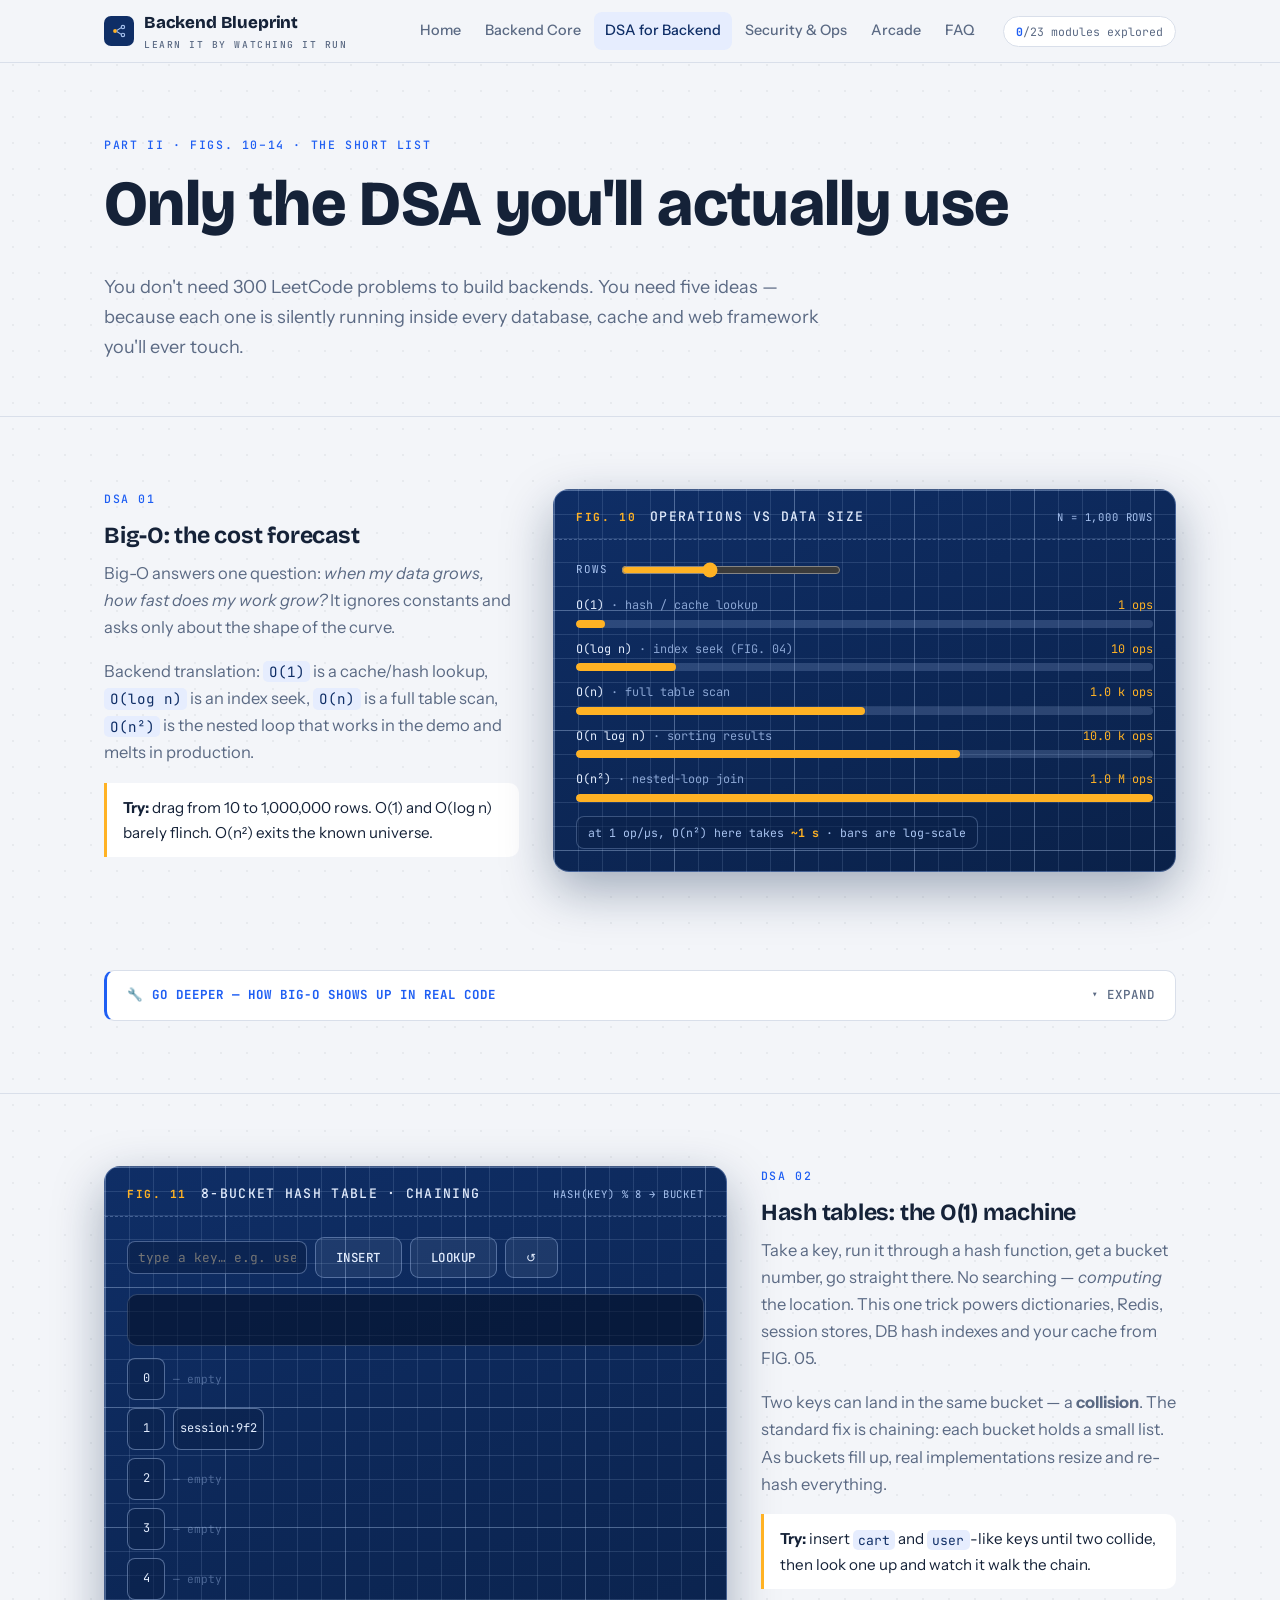
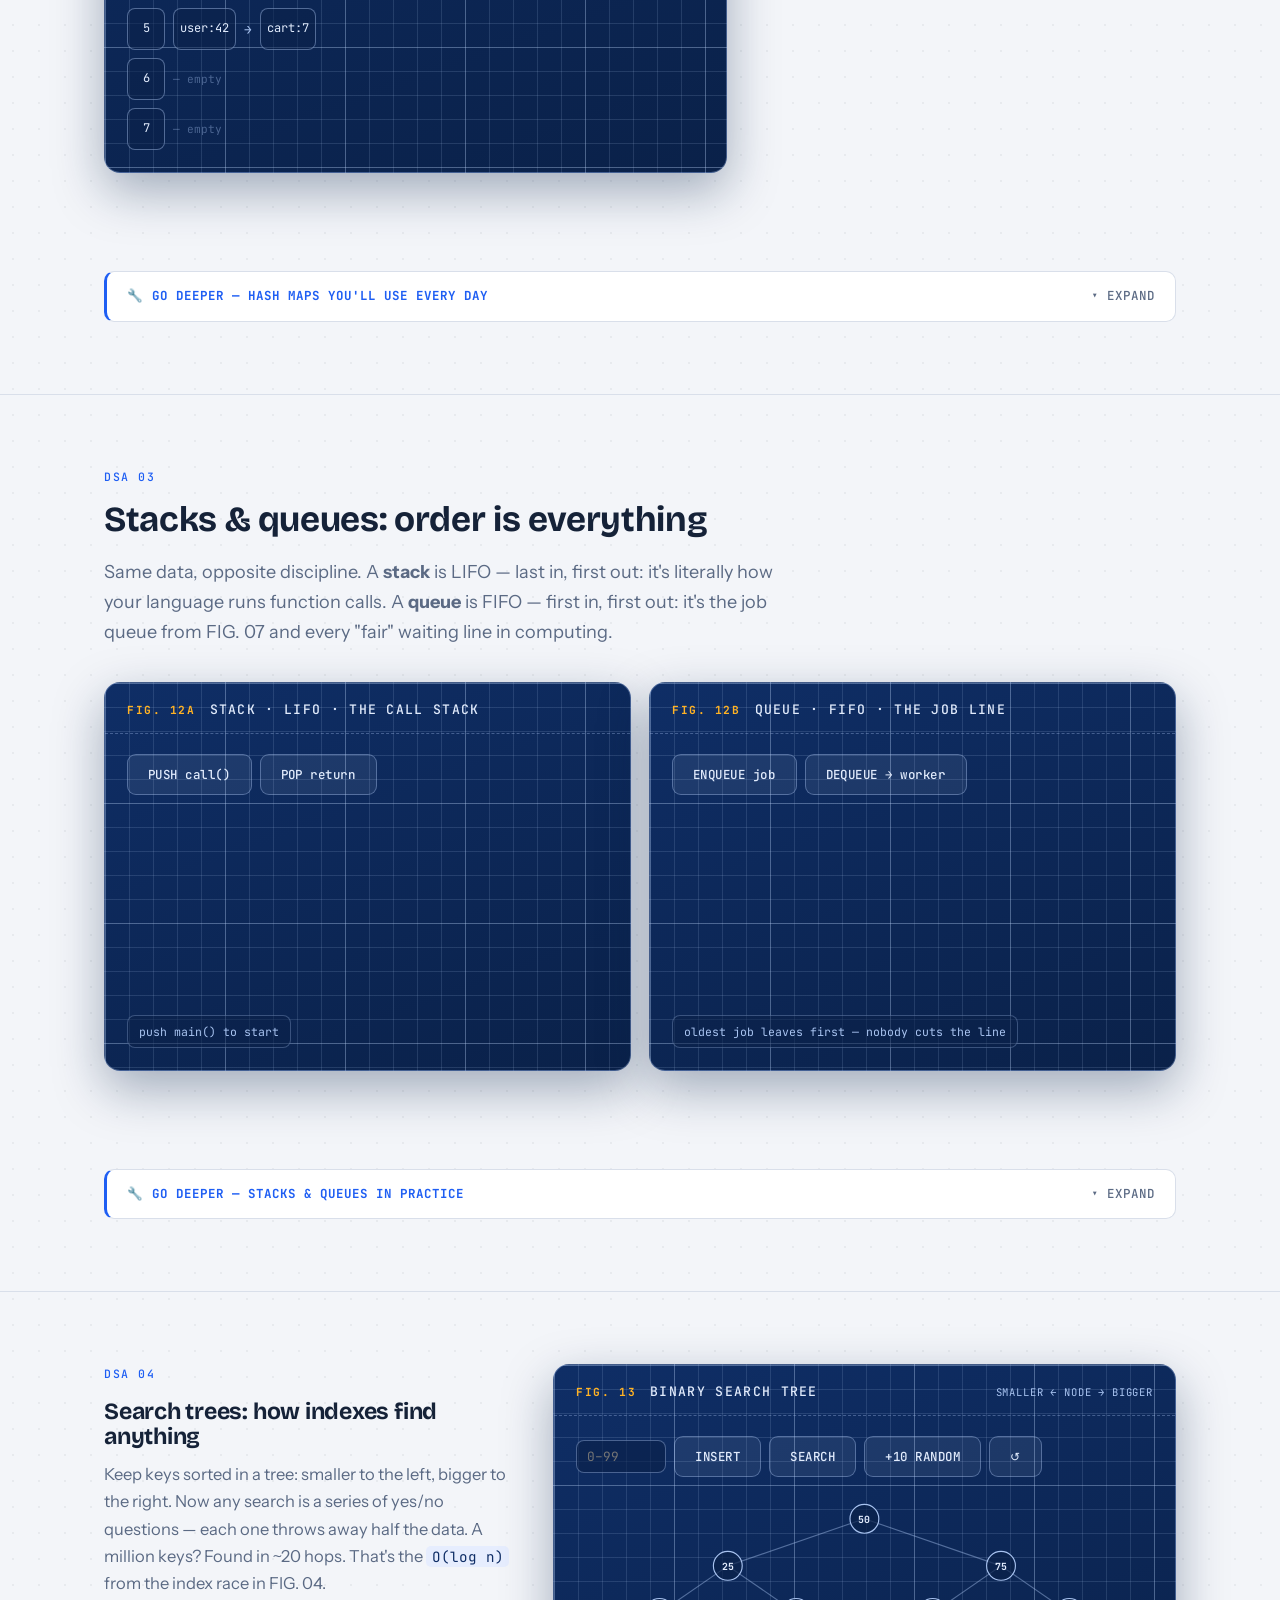
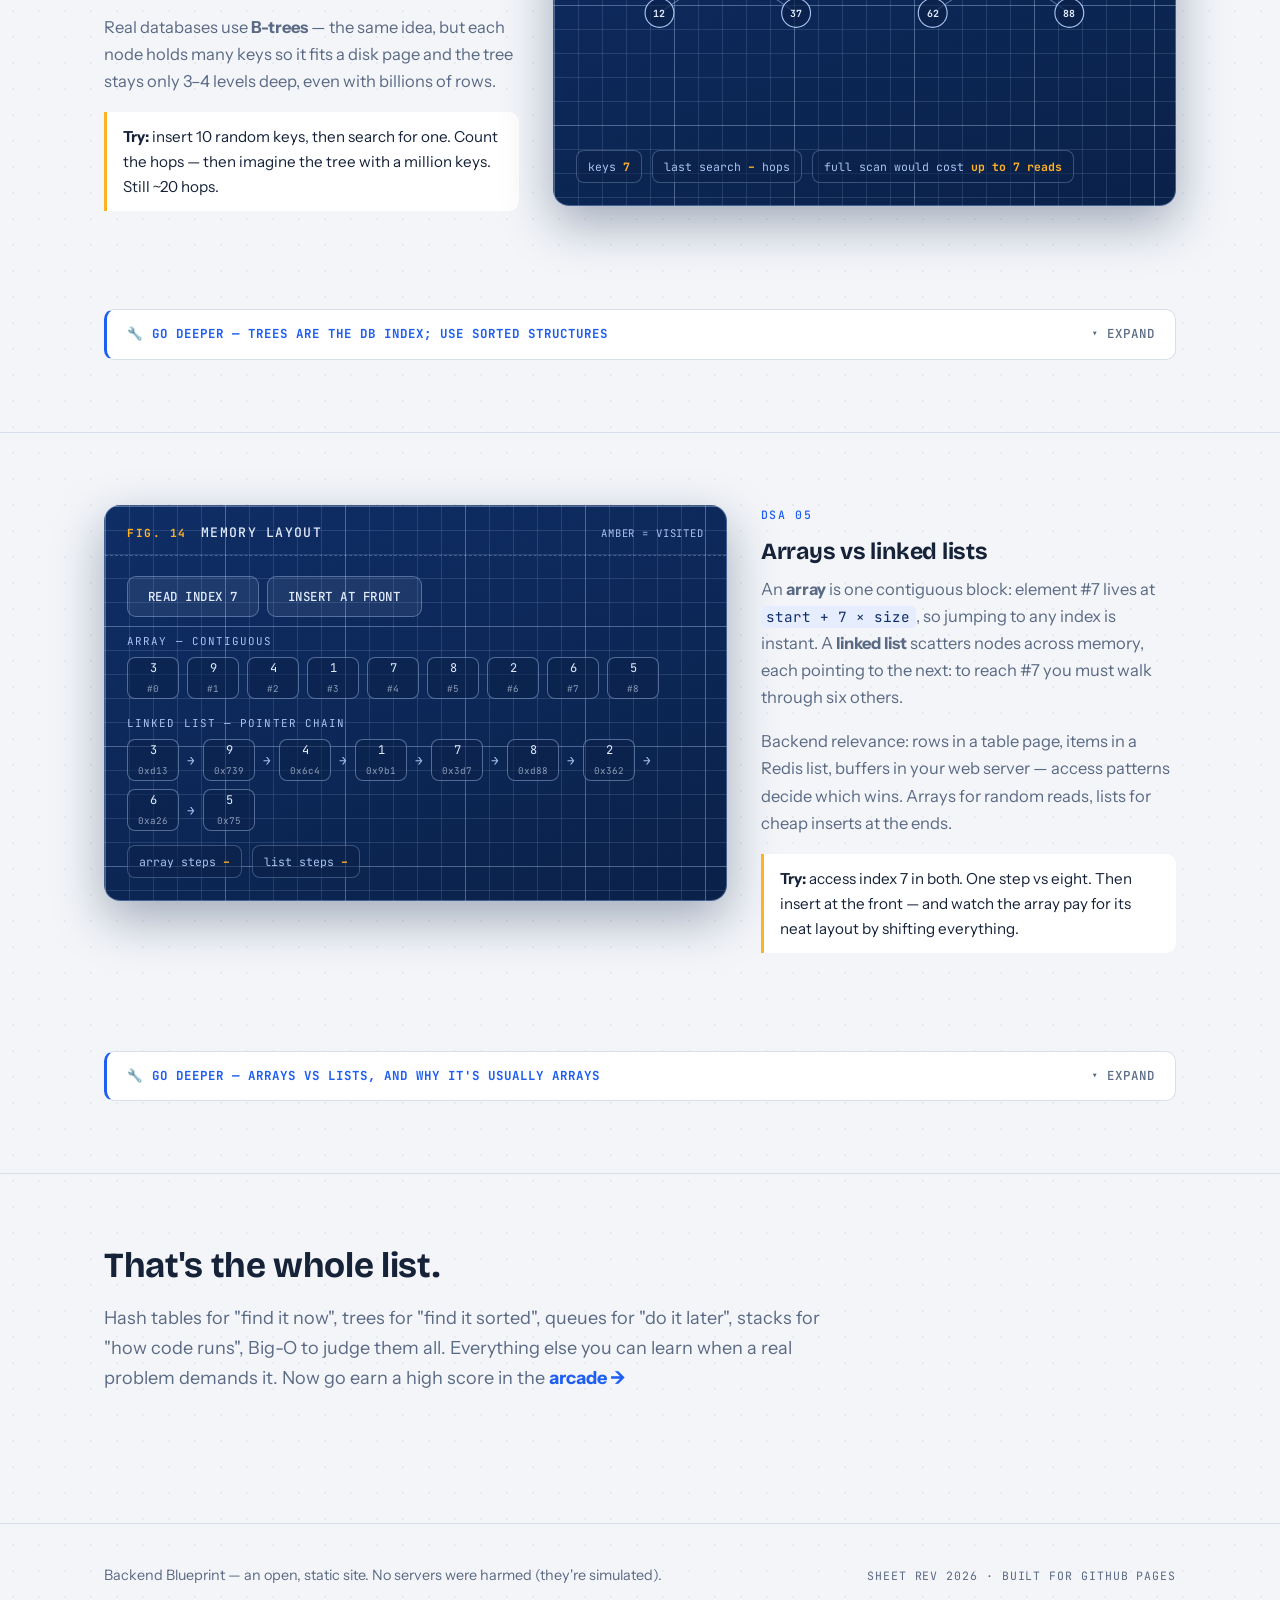
<file: dsa.html>
<!DOCTYPE html>
<html lang="en">
<head>
<meta charset="UTF-8">
<meta name="viewport" content="width=device-width, initial-scale=1.0">
<title>DSA for Backend — Backend Blueprint</title>
<meta name="description" content="Only the data structures a backend developer actually needs: Big-O, hash tables, stacks, queues, search trees, arrays vs linked lists — all visualized.">
<link rel="icon" href="data:image/svg+xml,<svg xmlns='http://www.w3.org/2000/svg' viewBox='0 0 32 32'><rect width='32' height='32' rx='7' fill='%230f2e66'/><circle cx='9' cy='16' r='3.4' fill='%23ffb224'/><circle cx='23' cy='9' r='3' fill='none' stroke='%23a8c3f0' stroke-width='2'/><circle cx='23' cy='23' r='3' fill='none' stroke='%23a8c3f0' stroke-width='2'/><path d='M12 15l8-5M12 17l8 5' stroke='%23a8c3f0' stroke-width='2'/></svg>">
<link rel="preconnect" href="https://fonts.googleapis.com">
<link rel="preconnect" href="https://fonts.gstatic.com" crossorigin>
<link href="https://fonts.googleapis.com/css2?family=Bricolage+Grotesque:opsz,wght@12..96,400..800&family=Instrument+Sans:wght@400;500;600&family=JetBrains+Mono:wght@400;500;700&display=swap" rel="stylesheet">
<link rel="stylesheet" href="css/style.css">
</head>
<body>

<nav class="nav">
  <div class="wrap nav-inner">
    <a class="brand" href="index.html">
      <span class="brand-mark">
        <svg width="18" height="18" viewBox="0 0 32 32"><circle cx="9" cy="16" r="3.4" fill="#ffb224"/><circle cx="23" cy="9" r="3" fill="none" stroke="#a8c3f0" stroke-width="2"/><circle cx="23" cy="23" r="3" fill="none" stroke="#a8c3f0" stroke-width="2"/><path d="M12 15l8-5M12 17l8 5" stroke="#a8c3f0" stroke-width="2"/></svg>
      </span>
      <span>Backend Blueprint<small>learn it by watching it run</small></span>
    </a>
    <button class="nav-toggle" aria-label="Menu">MENU</button>
    <div class="nav-links">
      <a href="index.html">Home</a>
      <a href="learn.html">Backend Core</a>
      <a href="dsa.html">DSA for Backend</a>
      <a href="advanced.html">Security &amp; Ops</a>
      <a href="game.html">Arcade</a>
      <a href="faq.html">FAQ</a>
    </div>
    <span class="nav-progress" data-nav-progress></span>
  </div>
</nav>

<header class="section" style="padding-bottom:36px;">
  <div class="wrap">
    <div class="eyebrow">PART II · FIGS. 10–14 · THE SHORT LIST</div>
    <h1>Only the DSA you'll actually use</h1>
    <p class="lead">You don't need 300 LeetCode problems to build backends. You need five ideas — because each one is silently running inside every database, cache and web framework you'll ever touch.</p>
  </div>
</header>

<!-- ============ FIG 10 · BIG-O ============ -->
<section class="section" id="bigo">
  <div class="wrap lesson">
    <div class="lesson-text reveal">
      <div class="eyebrow">DSA 01</div>
      <h3>Big-O: the cost forecast</h3>
      <p>Big-O answers one question: <em>when my data grows, how fast does my work grow?</em> It ignores constants and asks only about the shape of the curve.</p>
      <p>Backend translation: <code>O(1)</code> is a cache/hash lookup, <code>O(log n)</code> is an index seek, <code>O(n)</code> is a full table scan, <code>O(n²)</code> is the nested loop that works in the demo and melts in production.</p>
      <div class="takeaway"><b>Try:</b> drag from 10 to 1,000,000 rows. O(1) and O(log n) barely flinch. O(n²) exits the known universe.</div>
    </div>
    <div class="fig reveal">
      <div class="fig-head">
        <span class="fig-no">FIG. 10</span><span class="fig-title">Operations vs data size</span>
        <span class="fig-note">n = <span id="bigo-n">1,000</span> rows</span>
      </div>
      <div class="fig-body">
        <div class="fig-controls">
          <span class="label">Rows</span>
          <input type="range" id="bigo-slider" min="1" max="6" step="0.05" value="3" style="width:220px;">
        </div>
        <div id="bigo-rows" style="display:grid; gap:12px;"></div>
        <div class="fig-stats"><span class="stat-chip" id="bigo-note">at 1 op/µs, O(n²) here takes <b>~17 min</b></span></div>
      </div>
    </div>
  </div>
</section>

<section class="section" style="border-top:none; padding-top:0;">
  <div class="wrap">
    <details class="deep">
      <summary>🔧 Go deeper — how Big-O shows up in real code</summary>
      <div class="deep-body">
        <p>You rarely compute Big-O on paper. You <em>choose a data structure</em>, and its Big-O comes along. The trap below is the most common accidental O(n²) in backend code.</p>
        <div class="code-tabs">
          <button class="code-tab is-on" data-lang="node">Node.js</button>
          <button class="code-tab" data-lang="go">Go</button>
        </div>
<pre class="code is-on" data-lang="node">// Task: for each order, attach its user. Two ways, wildly different cost.

// ❌ O(n × m) — .find scans the whole users array for EVERY order.
// 10k orders × 10k users = 100,000,000 comparisons. Melts in prod.
const slow = orders.map(o =&gt;
  ({ ...o, user: users.find(u =&gt; u.id === o.userId) })
);

// ✅ O(n + m) — build a hash index once, then O(1) lookups.
const byId = new Map(users.map(u =&gt; [u.id, u]));   // one pass
const fast = orders.map(o =&gt;
  ({ ...o, user: byId.get(o.userId) })             // O(1) each
);

// Same idea inside the DB: a JOIN on an indexed column is the fast path;
// a JOIN with no index is the slow, nested-loop version.</pre>
<pre class="code" data-lang="go">// ❌ O(n × m): linear search per order
for _, o := range orders {
	for _, u := range users { // scans every user, every time
		if u.ID == o.UserID {
			o.User = u
			break
		}
	}
}

// ✅ O(n + m): index into a map first, then O(1) lookups
byID := make(map[string]User, len(users))
for _, u := range users {
	byID[u.ID] = u // one pass to build
}
for i := range orders {
	orders[i].User = byID[orders[i].UserID] // O(1)
}</pre>
        <h4>Going further</h4>
        <div class="deep-notes">The whole skill is spotting a loop-inside-a-loop over data and replacing the inner loop with a <b>map lookup</b>. Backend translation: the same pattern is a database <b>JOIN on an indexed column</b> vs an un-indexed one. When in doubt, <b>measure</b> — <code>console.time()</code> in Node, <code>testing.B</code> benchmarks in Go — and try it at 10× the data you expect.</div>
      </div>
    </details>
  </div>
</section>

<!-- ============ FIG 11 · HASH TABLE ============ -->
<section class="section" id="hash">
  <div class="wrap lesson flip">
    <div class="lesson-text reveal">
      <div class="eyebrow">DSA 02</div>
      <h3>Hash tables: the O(1) machine</h3>
      <p>Take a key, run it through a hash function, get a bucket number, go straight there. No searching — <em>computing</em> the location. This one trick powers dictionaries, Redis, session stores, DB hash indexes and your cache from FIG. 05.</p>
      <p>Two keys can land in the same bucket — a <b>collision</b>. The standard fix is chaining: each bucket holds a small list. As buckets fill up, real implementations resize and re-hash everything.</p>
      <div class="takeaway"><b>Try:</b> insert <code>cart</code> and <code>user</code>-like keys until two collide, then look one up and watch it walk the chain.</div>
    </div>
    <div class="fig reveal">
      <div class="fig-head">
        <span class="fig-no">FIG. 11</span><span class="fig-title">8-bucket hash table · chaining</span>
        <span class="fig-note" id="hash-note">hash(key) % 8 → bucket</span>
      </div>
      <div class="fig-body">
        <div class="fig-controls">
          <input type="text" id="hash-key" placeholder="type a key… e.g. user:42" maxlength="18" style="width:180px;">
          <button class="btn btn-chalk" id="hash-insert">INSERT</button>
          <button class="btn btn-chalk" id="hash-lookup">LOOKUP</button>
          <button class="btn btn-chalk" id="hash-clear">↺</button>
        </div>
        <div class="fig-log" id="hash-math" style="min-height:52px; max-height:80px; margin-bottom:12px;"></div>
        <div id="hash-buckets" style="display:grid; gap:8px;"></div>
      </div>
    </div>
  </div>
</section>

<section class="section" style="border-top:none; padding-top:0;">
  <div class="wrap">
    <details class="deep">
      <summary>🔧 Go deeper — hash maps you'll use every day</summary>
      <div class="deep-body">
        <p>You almost never implement a hash table — the language gives you one. But knowing it's O(1) tells you <em>when to reach for it</em>: de-duping, counting, grouping, caching, lookups.</p>
        <div class="code-tabs">
          <button class="code-tab is-on" data-lang="node">Node.js (Map)</button>
          <button class="code-tab" data-lang="go">Go (map)</button>
        </div>
<pre class="code is-on" data-lang="node">// The built-in hash tables: Map (any key) and plain objects (string keys)
const cache = new Map();
cache.set("user:42", { name: "Ada" });  // O(1) insert
cache.get("user:42");                    // O(1) lookup
cache.has("user:42");                    // O(1)
cache.delete("user:42");                 // O(1)

// Count occurrences — O(n) total, O(1) per item
const counts = new Map();
for (const tag of tags)
  counts.set(tag, (counts.get(tag) ?? 0) + 1);

// De-duplicate a list in O(n) using a Set (a keys-only hash table)
const unique = [...new Set(ids)];

// Group orders by user — the "index" pattern from the Big-O section
const byUser = new Map();
for (const o of orders)
  (byUser.get(o.userId) ?? byUser.set(o.userId, []).get(o.userId)).push(o);</pre>
<pre class="code" data-lang="go">// Go's built-in map is a hash table
cache := make(map[string]User)
cache["user:42"] = User{Name: "Ada"} // O(1) insert
u, ok := cache["user:42"]             // O(1) lookup; ok = was it present?
delete(cache, "user:42")             // O(1)

// Count occurrences
counts := make(map[string]int)
for _, tag := range tags {
	counts[tag]++ // missing keys read as zero — no init needed
}

// De-duplicate using a set (map to empty struct = zero memory per value)
seen := make(map[string]struct{})
var unique []string
for _, id := range ids {
	if _, dup := seen[id]; !dup {
		seen[id] = struct{}{}
		unique = append(unique, id)
	}
}</pre>
        <h4>Going further</h4>
        <div class="deep-notes">Redis is "a hash table as a network service" — the cache and rate-limiter modules are this structure, shared across all your servers. Caveats: map iteration order is <b>not guaranteed</b> (Go randomizes it on purpose); a plain Go <code>map</code> is <b>not safe for concurrent writes</b> — use <code>sync.Map</code> or a mutex. Hash lookups are O(1) <em>on average</em>; a pathological set of colliding keys degrades to O(n), which is why real implementations resize.</div>
      </div>
    </details>
  </div>
</section>

<!-- ============ FIG 12 · STACK & QUEUE ============ -->
<section class="section" id="stackqueue">
  <div class="wrap">
    <div class="section-head reveal">
      <div class="eyebrow">DSA 03</div>
      <h2>Stacks &amp; queues: order is everything</h2>
      <p class="lead">Same data, opposite discipline. A <b>stack</b> is LIFO — last in, first out: it's literally how your language runs function calls. A <b>queue</b> is FIFO — first in, first out: it's the job queue from FIG. 07 and every "fair" waiting line in computing.</p>
    </div>
    <div class="grid-2">
      <div class="fig reveal">
        <div class="fig-head"><span class="fig-no">FIG. 12A</span><span class="fig-title">Stack · LIFO · the call stack</span></div>
        <div class="fig-body">
          <div class="fig-controls">
            <button class="btn btn-chalk" id="stack-push">PUSH call()</button>
            <button class="btn btn-chalk" id="stack-pop">POP return</button>
          </div>
          <div id="stack-viz" style="display:flex; flex-direction:column-reverse; gap:6px; min-height:190px; justify-content:flex-start; width:190px;"></div>
          <div class="fig-stats"><span class="stat-chip" id="stack-note">push main() to start</span></div>
        </div>
      </div>
      <div class="fig reveal">
        <div class="fig-head"><span class="fig-no">FIG. 12B</span><span class="fig-title">Queue · FIFO · the job line</span></div>
        <div class="fig-body">
          <div class="fig-controls">
            <button class="btn btn-chalk" id="fifo-enq">ENQUEUE job</button>
            <button class="btn btn-chalk" id="fifo-deq">DEQUEUE → worker</button>
          </div>
          <div class="cell-row" id="fifo-viz" style="min-height:190px; align-content:flex-start;"></div>
          <div class="fig-stats"><span class="stat-chip" id="fifo-note">oldest job leaves first — nobody cuts the line</span></div>
        </div>
      </div>
    </div>
  </div>
</section>

<section class="section" style="border-top:none; padding-top:0;">
  <div class="wrap">
    <details class="deep">
      <summary>🔧 Go deeper — stacks &amp; queues in practice</summary>
      <div class="deep-body">
        <p>Both are one-liners on top of a dynamic array. You'll use a stack for undo/parsing/traversal, and a queue for job processing and breadth-first walks.</p>
        <div class="code-tabs">
          <button class="code-tab is-on" data-lang="node">Node.js</button>
          <button class="code-tab" data-lang="go">Go</button>
        </div>
<pre class="code is-on" data-lang="node">// STACK (LIFO) — just an array with push/pop, both O(1)
const stack = [];
stack.push("a"); stack.push("b");
stack.pop();            // "b" — last in, first out

// Real use: validate balanced brackets in a config/expression
function balanced(s) {
  const st = [], pairs = { ")": "(", "]": "[", "}": "{" };
  for (const ch of s) {
    if ("([{".includes(ch)) st.push(ch);
    else if (ch in pairs &amp;&amp; st.pop() !== pairs[ch]) return false;
  }
  return st.length === 0;
}

// QUEUE (FIFO). Beware: array.shift() is O(n) — it re-indexes everything.
// For a real queue use a linked structure or two-stack trick.
// Node's job queues (BullMQ) do this for you over Redis.
class Queue {                 // O(1) enqueue AND dequeue
  in = []; out = [];
  enqueue(x) { this.in.push(x); }
  dequeue() { if (!this.out.length) while (this.in.length) this.out.push(this.in.pop()); return this.out.pop(); }
}</pre>
<pre class="code" data-lang="go">// STACK — a slice; append to push, reslice to pop. Both O(1) amortized.
stack := []string{}
stack = append(stack, "a")          // push
top := stack[len(stack)-1]          // peek
stack = stack[:len(stack)-1]        // pop

// QUEUE — for a robust O(1) FIFO, container/list (a doubly linked list)
import "container/list"

q := list.New()
q.PushBack("job-1")                 // enqueue at the back
q.PushBack("job-2")
front := q.Front()                  // oldest
q.Remove(front)                     // dequeue — O(1)

// In a real service the "queue" is a buffered channel or Redis;
// this call stack (LIFO) is literally how Go runs your functions.</pre>
        <h4>Going further</h4>
        <div class="deep-notes">The <b>call stack</b> is a stack you use without noticing — infinite recursion overflows it (the site's namesake). The <b>job queue</b> is the message queue from Backend Core. Gotcha: JavaScript's <code>Array.shift()</code> and naively re-slicing the front of a Go slice are O(n); the two-stack trick (Node) or <code>container/list</code> (Go) keep dequeue O(1) when it matters.</div>
      </div>
    </details>
  </div>
</section>

<!-- ============ FIG 13 · SEARCH TREE ============ -->
<section class="section" id="tree">
  <div class="wrap lesson">
    <div class="lesson-text reveal">
      <div class="eyebrow">DSA 04</div>
      <h3>Search trees: how indexes find anything</h3>
      <p>Keep keys sorted in a tree: smaller to the left, bigger to the right. Now any search is a series of yes/no questions — each one throws away half the data. A million keys? Found in ~20 hops. That's the <code>O(log n)</code> from the index race in FIG. 04.</p>
      <p>Real databases use <b>B-trees</b> — the same idea, but each node holds many keys so it fits a disk page and the tree stays only 3–4 levels deep, even with billions of rows.</p>
      <div class="takeaway"><b>Try:</b> insert 10 random keys, then search for one. Count the hops — then imagine the tree with a million keys. Still ~20 hops.</div>
    </div>
    <div class="fig reveal">
      <div class="fig-head">
        <span class="fig-no">FIG. 13</span><span class="fig-title">Binary search tree</span>
        <span class="fig-note" id="tree-note">smaller ← node → bigger</span>
      </div>
      <div class="fig-body">
        <div class="fig-controls">
          <input type="number" id="tree-key" placeholder="0–99" min="0" max="99" style="width:90px;">
          <button class="btn btn-chalk" id="tree-insert">INSERT</button>
          <button class="btn btn-chalk" id="tree-search">SEARCH</button>
          <button class="btn btn-chalk" id="tree-random">+10 RANDOM</button>
          <button class="btn btn-chalk" id="tree-clear">↺</button>
        </div>
        <svg id="tree-svg" viewBox="0 0 760 320" style="width:100%; height:auto; display:block;"></svg>
        <div class="fig-stats">
          <span class="stat-chip">keys <b id="tree-count">0</b></span>
          <span class="stat-chip">last search <b id="tree-hops">–</b> hops</span>
          <span class="stat-chip">full scan would cost <b id="tree-scan">–</b></span>
        </div>
      </div>
    </div>
  </div>
</section>

<section class="section" style="border-top:none; padding-top:0;">
  <div class="wrap">
    <details class="deep">
      <summary>🔧 Go deeper — trees are the DB index; use sorted structures</summary>
      <div class="deep-body">
        <p>You almost never hand-roll a balanced tree — the <b>database's B-tree index</b> is the tree that matters, and it's created with one line of SQL. When you need sorted, in-memory ordering, reach for a library or keep a sorted slice.</p>
        <div class="code-tabs">
          <button class="code-tab is-on" data-lang="node">SQL + Node.js</button>
          <button class="code-tab" data-lang="go">SQL + Go</button>
        </div>
<pre class="code is-on" data-lang="node">-- The tree you actually use: a B-tree index. One line.
CREATE INDEX idx_events_created ON events(created_at);

-- Now range + sorted queries are O(log n) seeks, not O(n) scans:
SELECT * FROM events WHERE created_at &gt; now() - interval '1 day'
ORDER BY created_at DESC LIMIT 100;

// In JS, the built-in "sorted structure" is just a sorted array +
// binary search — O(log n) to find, O(n) to insert (shifting).
function bsearch(sortedArr, target) {
  let lo = 0, hi = sortedArr.length - 1;
  while (lo &lt;= hi) {
    const mid = (lo + hi) &gt;&gt; 1;          // same halving the BST does
    if (sortedArr[mid] === target) return mid;
    if (sortedArr[mid] &lt; target) lo = mid + 1; else hi = mid - 1;
  }
  return -1;
}
// Need a real balanced tree in memory? Use a library (e.g. sorted-btree).</pre>
<pre class="code" data-lang="go">// The tree that matters is the DB index:
//   CREATE INDEX idx_events_created ON events(created_at);

// In Go, sort.Search is binary search over a sorted slice — O(log n):
import "sort"

nums := []int{3, 12, 25, 37, 50, 62, 88} // must be sorted
i := sort.Search(len(nums), func(i int) bool { return nums[i] &gt;= 37 })
if i &lt; len(nums) &amp;&amp; nums[i] == 37 {
	// found at index i in ~log2(n) steps
}

// For an ordered map/tree in memory, use a library such as
// github.com/google/btree — but 99% of the time, let Postgres'
// B-tree index do the sorted lookups for you.</pre>
        <h4>Going further</h4>
        <div class="deep-notes">A database <b>B-tree</b> keeps billions of rows only 3–4 levels deep, so any lookup is a handful of disk reads. That's why <code>WHERE indexed_col = ?</code> and <code>ORDER BY indexed_col</code> are fast and un-indexed ones aren't. The binary search above is the same halving idea a search tree performs at every node — understand one and you understand both.</div>
      </div>
    </details>
  </div>
</section>

<!-- ============ FIG 14 · ARRAY VS LINKED LIST ============ -->
<section class="section" id="arraylist">
  <div class="wrap lesson flip">
    <div class="lesson-text reveal">
      <div class="eyebrow">DSA 05</div>
      <h3>Arrays vs linked lists</h3>
      <p>An <b>array</b> is one contiguous block: element #7 lives at <code>start + 7 × size</code>, so jumping to any index is instant. A <b>linked list</b> scatters nodes across memory, each pointing to the next: to reach #7 you must walk through six others.</p>
      <p>Backend relevance: rows in a table page, items in a Redis list, buffers in your web server — access patterns decide which wins. Arrays for random reads, lists for cheap inserts at the ends.</p>
      <div class="takeaway"><b>Try:</b> access index 7 in both. One step vs eight. Then insert at the front — and watch the array pay for its neat layout by shifting everything.</div>
    </div>
    <div class="fig reveal">
      <div class="fig-head">
        <span class="fig-no">FIG. 14</span><span class="fig-title">Memory layout</span>
        <span class="fig-note" id="al-note">amber = visited</span>
      </div>
      <div class="fig-body">
        <div class="fig-controls">
          <button class="btn btn-chalk" id="al-access">READ INDEX 7</button>
          <button class="btn btn-chalk" id="al-insert">INSERT AT FRONT</button>
        </div>
        <div class="label mono" style="font-size:.68rem; letter-spacing:.1em; color:var(--chalk); text-transform:uppercase; margin-bottom:6px;">array — contiguous</div>
        <div class="cell-row" id="al-array" style="margin-bottom:16px;"></div>
        <div class="label mono" style="font-size:.68rem; letter-spacing:.1em; color:var(--chalk); text-transform:uppercase; margin-bottom:6px;">linked list — pointer chain</div>
        <div class="cell-row" id="al-list" style="margin-bottom:8px;"></div>
        <div class="fig-stats">
          <span class="stat-chip">array steps <b id="al-array-steps">–</b></span>
          <span class="stat-chip">list steps <b id="al-list-steps">–</b></span>
        </div>
      </div>
    </div>
  </div>
</section>

<section class="section" style="border-top:none; padding-top:0;">
  <div class="wrap">
    <details class="deep">
      <summary>🔧 Go deeper — arrays vs lists, and why it's usually arrays</summary>
      <div class="deep-body">
        <p>The figure showed the trade-off. In practice you reach for the dynamic array (JS <code>Array</code>, Go slice) almost every time — CPUs love contiguous memory. Linked lists earn their place only for cheap end-inserts and O(1) splicing.</p>
        <div class="code-tabs">
          <button class="code-tab is-on" data-lang="node">Node.js</button>
          <button class="code-tab" data-lang="go">Go</button>
        </div>
<pre class="code is-on" data-lang="node">// ARRAY — random access O(1), insert-at-front O(n) (shifts everything)
const arr = [10, 20, 30];
arr[2];              // O(1) — jump straight to the address
arr.push(40);        // O(1) amortized — append at the end
arr.unshift(5);      // O(n) — every element shifts right
arr.splice(1, 0, 15);// O(n) — insert in the middle

// LINKED LIST — insert/remove at a known node O(1), but access is O(n)
class Node { constructor(v) { this.v = v; this.next = null; } }
// You rarely build this by hand in JS; the array is faster in practice
// because contiguous memory is cache-friendly. Prefer arrays unless you
// profile and prove otherwise.</pre>
<pre class="code" data-lang="go">// SLICE — the workhorse. Contiguous, cache-friendly, index O(1).
s := []int{10, 20, 30}
_ = s[2]                       // O(1) random access
s = append(s, 40)             // O(1) amortized append
s = append([]int{5}, s...)    // O(n) prepend — copies everything

// LINKED LIST — standard library, when you need O(1) middle splices
import "container/list"
l := list.New()
e := l.PushBack(20)
l.InsertBefore(10, e)         // O(1) given the element pointer
l.Remove(e)                   // O(1)

// Rule of thumb: default to a slice. Contiguous memory beats pointer-
// chasing so often that "just use a slice/array" is usually right.</pre>
        <h4>Going further</h4>
        <div class="deep-notes">Modern CPUs read memory in cache lines, so walking a contiguous array is dramatically faster than chasing a linked list's scattered pointers — even when Big-O says they're equal. This is why "the array is fine" is usually the correct backend answer. Rows in a table page, items in a Redis list, and bytes in your HTTP buffer are all contiguous for exactly this reason.</div>
      </div>
    </details>
  </div>
</section>

<section class="section">
  <div class="wrap reveal">
    <h2>That's the whole list.</h2>
    <p class="lead">Hash tables for "find it now", trees for "find it sorted", queues for "do it later", stacks for "how code runs", Big-O to judge them all. Everything else you can learn when a real problem demands it. Now go earn a high score in the <a href="game.html"><b>arcade →</b></a></p>
  </div>
</section>

<footer class="footer">
  <div class="wrap">
    <span>Backend Blueprint — an open, static site. No servers were harmed (they're simulated).</span>
    <span class="mono">SHEET REV <span data-year></span> · BUILT FOR GITHUB PAGES</span>
  </div>
</footer>

<script src="js/common.js"></script>
<script src="js/dsa.js"></script>
</body>
</html>
</file>
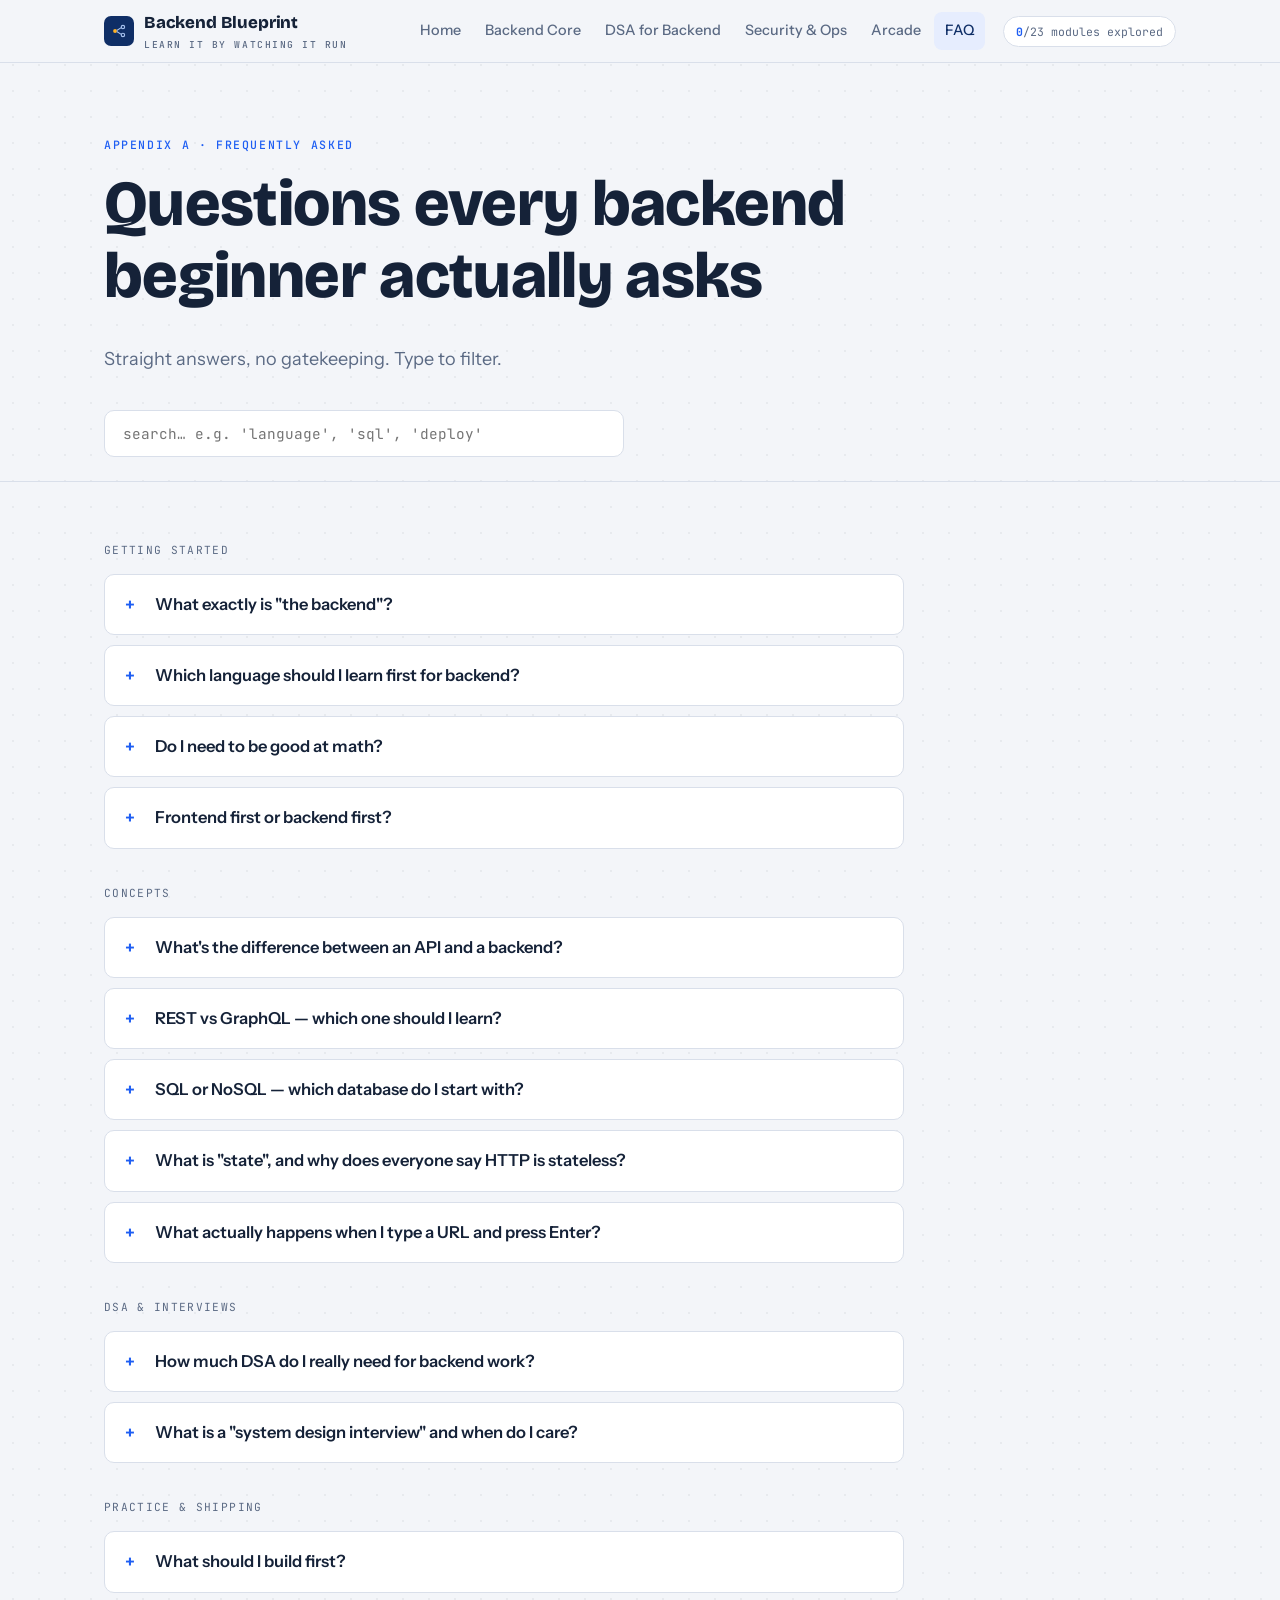
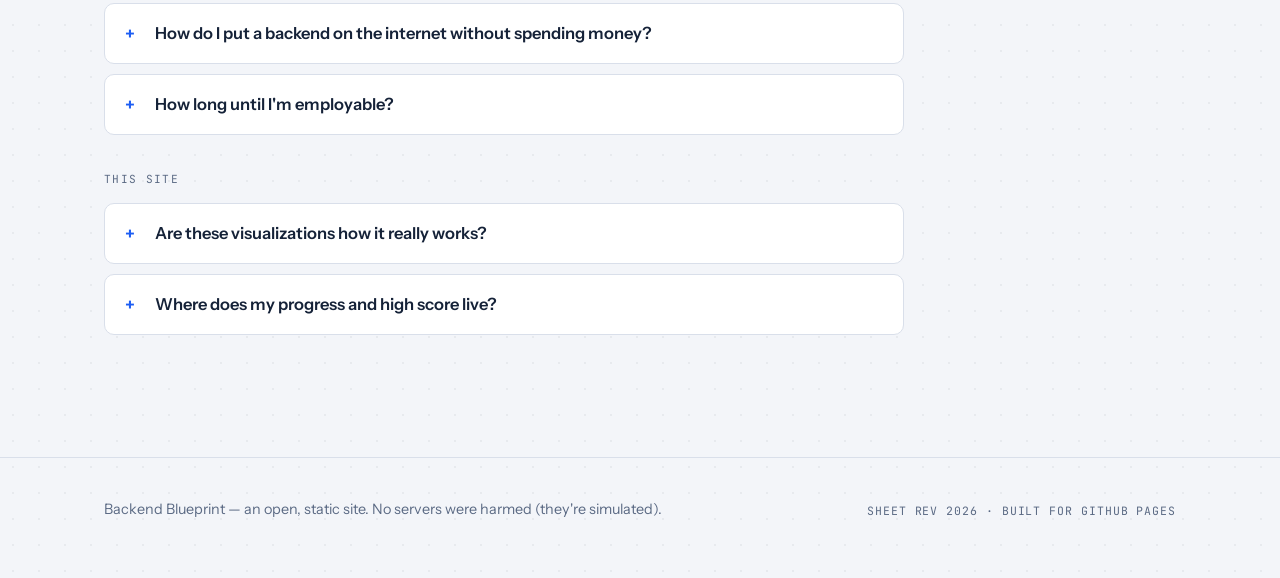
<file: faq.html>
<!DOCTYPE html>
<html lang="en">
<head>
<meta charset="UTF-8">
<meta name="viewport" content="width=device-width, initial-scale=1.0">
<title>FAQ — Backend Blueprint</title>
<meta name="description" content="Honest answers to the questions every new backend developer asks: languages, DSA, databases, deployment, and how to practice.">
<link rel="icon" href="data:image/svg+xml,<svg xmlns='http://www.w3.org/2000/svg' viewBox='0 0 32 32'><rect width='32' height='32' rx='7' fill='%230f2e66'/><circle cx='9' cy='16' r='3.4' fill='%23ffb224'/><circle cx='23' cy='9' r='3' fill='none' stroke='%23a8c3f0' stroke-width='2'/><circle cx='23' cy='23' r='3' fill='none' stroke='%23a8c3f0' stroke-width='2'/><path d='M12 15l8-5M12 17l8 5' stroke='%23a8c3f0' stroke-width='2'/></svg>">
<link rel="preconnect" href="https://fonts.googleapis.com">
<link rel="preconnect" href="https://fonts.gstatic.com" crossorigin>
<link href="https://fonts.googleapis.com/css2?family=Bricolage+Grotesque:opsz,wght@12..96,400..800&family=Instrument+Sans:wght@400;500;600&family=JetBrains+Mono:wght@400;500;700&display=swap" rel="stylesheet">
<link rel="stylesheet" href="css/style.css">
</head>
<body>

<nav class="nav">
  <div class="wrap nav-inner">
    <a class="brand" href="index.html">
      <span class="brand-mark">
        <svg width="18" height="18" viewBox="0 0 32 32"><circle cx="9" cy="16" r="3.4" fill="#ffb224"/><circle cx="23" cy="9" r="3" fill="none" stroke="#a8c3f0" stroke-width="2"/><circle cx="23" cy="23" r="3" fill="none" stroke="#a8c3f0" stroke-width="2"/><path d="M12 15l8-5M12 17l8 5" stroke="#a8c3f0" stroke-width="2"/></svg>
      </span>
      <span>Backend Blueprint<small>learn it by watching it run</small></span>
    </a>
    <button class="nav-toggle" aria-label="Menu">MENU</button>
    <div class="nav-links">
      <a href="index.html">Home</a>
      <a href="learn.html">Backend Core</a>
      <a href="dsa.html">DSA for Backend</a>
      <a href="advanced.html">Security &amp; Ops</a>
      <a href="game.html">Arcade</a>
      <a href="faq.html">FAQ</a>
    </div>
    <span class="nav-progress" data-nav-progress></span>
  </div>
</nav>

<header class="section" style="padding-bottom:24px;">
  <div class="wrap">
    <div class="eyebrow">APPENDIX A · FREQUENTLY ASKED</div>
    <h1>Questions every backend<br>beginner actually asks</h1>
    <p class="lead">Straight answers, no gatekeeping. Type to filter.</p>
    <input class="faq-search" id="faq-search" type="search" placeholder="search… e.g. 'language', 'sql', 'deploy'" style="margin-top:18px; max-width:520px;">
  </div>
</header>

<section class="section" style="padding-top:24px;">
  <div class="wrap"><div id="faq-list" style="max-width:800px;">

    <div class="faq-cat">Getting started</div>

    <details class="faq-item">
      <summary>What exactly is "the backend"?</summary>
      <div class="faq-a"><p>Everything that runs on computers you don't see: the servers that receive requests, the code that enforces rules ("is this password right?", "is this seat still free?"), and the databases that remember it all. The frontend is the restaurant's dining room; the backend is the kitchen, the pantry and the ordering system. FIG. 01 on the <a href="index.html">home page</a> shows one order moving through that kitchen.</p></div>
    </details>

    <details class="faq-item">
      <summary>Which language should I learn first for backend?</summary>
      <div class="faq-a"><p>Pick one and stop worrying — the concepts on this site transfer to all of them. Sensible first picks: <b>JavaScript/Node.js</b> (one language for front and back), <b>Python</b> (gentlest syntax, huge ecosystem), or <b>Go</b> (simple, fast, built for servers). Java and C# dominate large companies.</p><p>The trap is switching languages every month. HTTP, databases, caching and queues are the career; the language is just the accent you speak them in.</p></div>
    </details>

    <details class="faq-item">
      <summary>Do I need to be good at math?</summary>
      <div class="faq-a"><p>No. You need logic and patience, not calculus. The closest thing to math you'll use daily is Big-O reasoning (FIG. 10) — which is really just "will this get slow when the data grows?" — and back-of-envelope estimates like "1M requests/day ≈ 12/second".</p></div>
    </details>

    <details class="faq-item">
      <summary>Frontend first or backend first?</summary>
      <div class="faq-a"><p>Either works; people succeed both ways. Backend-first suits you if you like logic, data and systems more than visuals. You can build and test entire backends with just a terminal and tools like <code>curl</code> or Postman — no CSS required. (This site is, ironically, a frontend. We appreciate the irony.)</p></div>
    </details>

    <div class="faq-cat">Concepts</div>

    <details class="faq-item">
      <summary>What's the difference between an API and a backend?</summary>
      <div class="faq-a"><p>The backend is the whole kitchen; the API is the serving window. An API (Application Programming Interface) is the defined set of URLs, methods and formats through which the outside world may talk to your backend — like <code>GET /users/42</code> in FIG. 02. Backend = implementation, API = contract.</p></div>
    </details>

    <details class="faq-item">
      <summary>REST vs GraphQL — which one should I learn?</summary>
      <div class="faq-a"><p>REST first, always. It's simpler, it's the majority of real-world APIs, and it teaches HTTP properly. GraphQL solves a specific problem — clients needing flexible queries without dozens of endpoints — and it's much easier to appreciate after you've felt that pain in REST.</p></div>
    </details>

    <details class="faq-item">
      <summary>SQL or NoSQL — which database do I start with?</summary>
      <div class="faq-a"><p><b>SQL (PostgreSQL is the default choice)</b>. Relational databases + SQL are the single most transferable backend skill: 50 years old and still running banks, hospitals and startups. NoSQL stores (MongoDB, Redis, DynamoDB) are specialized tools you add <em>when a specific problem calls for them</em> — Redis, for instance, is essentially FIG. 05 and FIG. 11 as a product.</p></div>
    </details>

    <details class="faq-item">
      <summary>What is "state", and why does everyone say HTTP is stateless?</summary>
      <div class="faq-a"><p>State is anything the system remembers. HTTP itself remembers nothing between requests — each one arrives as a stranger. So backends bolt memory on: cookies and sessions (server remembers you) or JWTs (you carry the proof yourself — FIG. 08). "Stateless services" are prized because any server can handle any request, which is what makes FIG. 06's load balancing trivially easy.</p></div>
    </details>

    <details class="faq-item">
      <summary>What actually happens when I type a URL and press Enter?</summary>
      <div class="faq-a"><p>The favorite interview question of all time. Short version: DNS turns the name into an IP → TCP + TLS open a secure pipe → your browser sends an HTTP request → a load balancer picks a server → the server checks auth, cache, then the database → a response streams back and renders. Long version: press ▶ on FIG. 01 and read the log lines.</p></div>
    </details>

    <div class="faq-cat">DSA &amp; interviews</div>

    <details class="faq-item">
      <summary>How much DSA do I really need for backend work?</summary>
      <div class="faq-a"><p>For <em>building</em>: the five ideas on the <a href="dsa.html">DSA page</a> — hash tables, trees, stacks, queues, Big-O — because they're inside every tool you'll use. For <em>interviews at big tech</em>: more grinding is sadly real (arrays, strings, two pointers, BFS/DFS, dynamic programming basics). But learn the five first; they make the grind meaningful instead of ritualistic.</p></div>
    </details>

    <details class="faq-item">
      <summary>What is a "system design interview" and when do I care?</summary>
      <div class="faq-a"><p>It's being asked to draw FIG. 01 for a real product: "design Instagram's feed" or "design a URL shortener". You sketch load balancers, caches, queues, databases and their trade-offs — literally the modules of this site composed together. Junior roles rarely require it; it becomes the main event for senior roles. Every figure here is a future whiteboard box.</p></div>
    </details>

    <div class="faq-cat">Practice &amp; shipping</div>

    <details class="faq-item">
      <summary>What should I build first?</summary>
      <div class="faq-a"><p>The classic ladder, each rung adding one new concept:</p><p>1) A <b>to-do API</b> — CRUD, routes, JSON. 2) Add a <b>database</b> — persistence, migrations. 3) Add <b>auth</b> — registration, login, JWTs. 4) A <b>URL shortener</b> — redirects, an index, your first cache. 5) A <b>chat or notification service</b> — queues and websockets. By rung 5 you've personally implemented FIGS. 02–08.</p></div>
    </details>

    <details class="faq-item">
      <summary>How do I put a backend on the internet without spending money?</summary>
      <div class="faq-a"><p>Free tiers cover your whole learning phase: <b>Render</b>, <b>Railway</b> or <b>Fly.io</b> for the app; <b>Neon</b> or <b>Supabase</b> for a Postgres database; <b>Upstash</b> for Redis. (Static sites like this one ride free forever on GitHub Pages.) The skill of deploying — env vars, logs, "works on my machine" archaeology — teaches as much as the code does.</p></div>
    </details>

    <details class="faq-item">
      <summary>How long until I'm employable?</summary>
      <div class="faq-a"><p>Honest range: <b>6–18 months</b> of consistent building (not consistent video-watching). The portfolio that gets interviews is 2–3 deployed projects with README files that explain the <em>decisions</em> — "I added a queue because emails blocked signup" is worth more than any certificate.</p></div>
    </details>

    <div class="faq-cat">This site</div>

    <details class="faq-item">
      <summary>Are these visualizations how it really works?</summary>
      <div class="faq-a"><p>They're honest miniatures. Every mechanism is real — LRU eviction, round-robin routing, backpressure, HMAC verification, B-tree-ish search — but real systems add layers we hide: TLS handshakes, connection pools, retries, monitoring. The figures say "NOT TO SCALE" and mean it. The shapes, however, are exactly the shapes.</p></div>
    </details>

    <details class="faq-item">
      <summary>Where does my progress and high score live?</summary>
      <div class="faq-a"><p>In your browser's <code>localStorage</code> — a small key-value store, i.e. a tiny cousin of the hash table in FIG. 11. Nothing leaves your machine; this site has no backend of its own (it's a static site — servers are simulated). Clear your browser data and the scores reset.</p></div>
    </details>

    <div id="faq-empty" style="display:none; color:var(--muted); padding:24px 0;">No questions match — try a shorter word, or <a href="https://www.google.com" rel="noopener">the wider internet</a>.</div>
  </div></div>
</section>

<footer class="footer">
  <div class="wrap">
    <span>Backend Blueprint — an open, static site. No servers were harmed (they're simulated).</span>
    <span class="mono">SHEET REV <span data-year></span> · BUILT FOR GITHUB PAGES</span>
  </div>
</footer>

<script src="js/common.js"></script>
<script>
  // FAQ filter
  (function () {
    const input = document.getElementById("faq-search");
    const items = Array.prototype.slice.call(document.querySelectorAll(".faq-item"));
    const cats = Array.prototype.slice.call(document.querySelectorAll(".faq-cat"));
    const empty = document.getElementById("faq-empty");
    let marked = false;
    input.addEventListener("input", function () {
      if (!marked) { BB.mark("faq"); marked = true; }
      const q = input.value.trim().toLowerCase();
      let visible = 0;
      items.forEach(function (it) {
        const show = !q || it.textContent.toLowerCase().indexOf(q) !== -1;
        it.style.display = show ? "" : "none";
        if (show) visible++;
      });
      cats.forEach(function (c) {
        // hide a category header if everything until the next header is hidden
        let el = c.nextElementSibling, any = false;
        while (el && !el.classList.contains("faq-cat")) {
          if (el.classList.contains("faq-item") && el.style.display !== "none") any = true;
          el = el.nextElementSibling;
        }
        c.style.display = any ? "" : "none";
      });
      empty.style.display = visible ? "none" : "";
    });
  })();
</script>
</body>
</html>
</file>
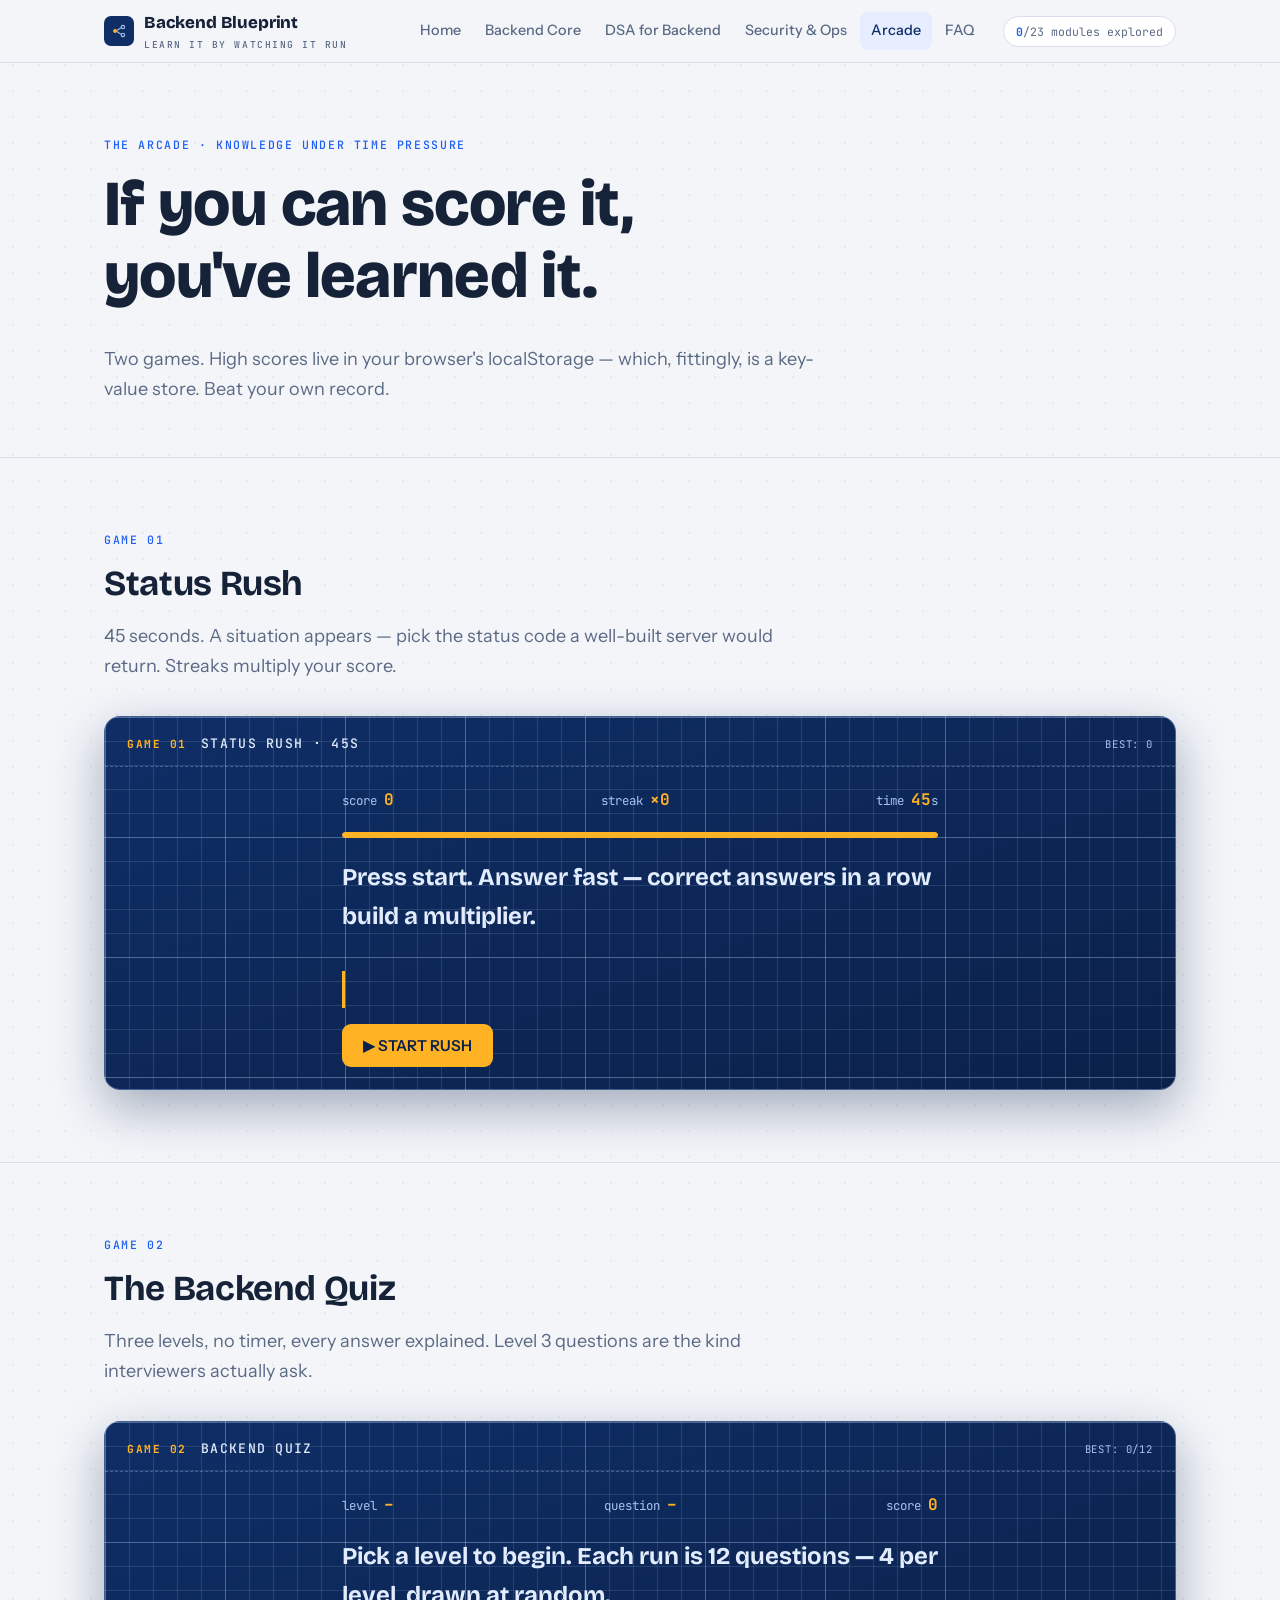
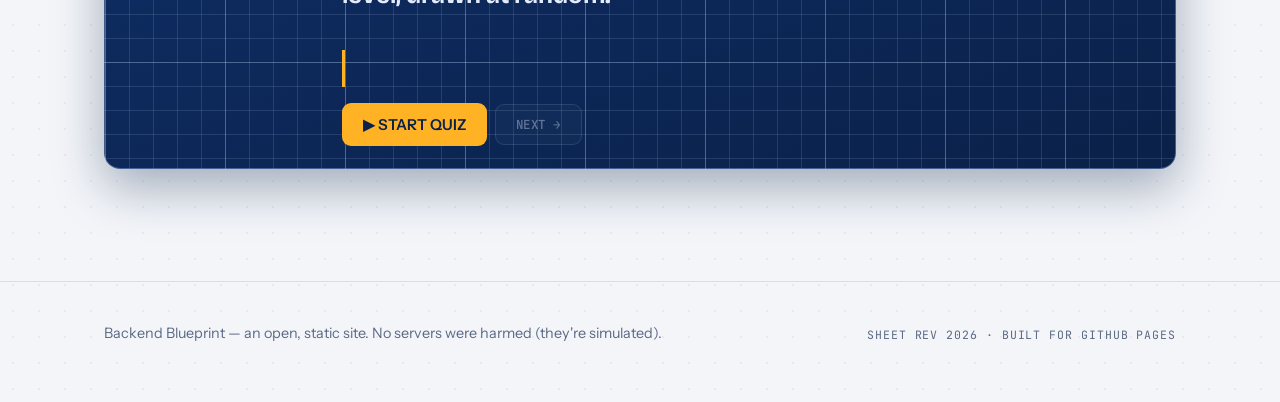
<file: game.html>
<!DOCTYPE html>
<html lang="en">
<head>
<meta charset="UTF-8">
<meta name="viewport" content="width=device-width, initial-scale=1.0">
<title>Arcade — Backend Blueprint</title>
<meta name="description" content="Learn backend by playing: Status Rush, a timed status-code game, and a leveled backend engineering quiz with explanations.">
<link rel="icon" href="data:image/svg+xml,<svg xmlns='http://www.w3.org/2000/svg' viewBox='0 0 32 32'><rect width='32' height='32' rx='7' fill='%230f2e66'/><circle cx='9' cy='16' r='3.4' fill='%23ffb224'/><circle cx='23' cy='9' r='3' fill='none' stroke='%23a8c3f0' stroke-width='2'/><circle cx='23' cy='23' r='3' fill='none' stroke='%23a8c3f0' stroke-width='2'/><path d='M12 15l8-5M12 17l8 5' stroke='%23a8c3f0' stroke-width='2'/></svg>">
<link rel="preconnect" href="https://fonts.googleapis.com">
<link rel="preconnect" href="https://fonts.gstatic.com" crossorigin>
<link href="https://fonts.googleapis.com/css2?family=Bricolage+Grotesque:opsz,wght@12..96,400..800&family=Instrument+Sans:wght@400;500;600&family=JetBrains+Mono:wght@400;500;700&display=swap" rel="stylesheet">
<link rel="stylesheet" href="css/style.css">
</head>
<body>

<nav class="nav">
  <div class="wrap nav-inner">
    <a class="brand" href="index.html">
      <span class="brand-mark">
        <svg width="18" height="18" viewBox="0 0 32 32"><circle cx="9" cy="16" r="3.4" fill="#ffb224"/><circle cx="23" cy="9" r="3" fill="none" stroke="#a8c3f0" stroke-width="2"/><circle cx="23" cy="23" r="3" fill="none" stroke="#a8c3f0" stroke-width="2"/><path d="M12 15l8-5M12 17l8 5" stroke="#a8c3f0" stroke-width="2"/></svg>
      </span>
      <span>Backend Blueprint<small>learn it by watching it run</small></span>
    </a>
    <button class="nav-toggle" aria-label="Menu">MENU</button>
    <div class="nav-links">
      <a href="index.html">Home</a>
      <a href="learn.html">Backend Core</a>
      <a href="dsa.html">DSA for Backend</a>
      <a href="advanced.html">Security &amp; Ops</a>
      <a href="game.html">Arcade</a>
      <a href="faq.html">FAQ</a>
    </div>
    <span class="nav-progress" data-nav-progress></span>
  </div>
</nav>

<header class="section" style="padding-bottom:36px;">
  <div class="wrap">
    <div class="eyebrow">THE ARCADE · KNOWLEDGE UNDER TIME PRESSURE</div>
    <h1>If you can score it,<br>you've learned it.</h1>
    <p class="lead">Two games. High scores live in your browser's localStorage — which, fittingly, is a key-value store. Beat your own record.</p>
  </div>
</header>

<!-- ============ GAME 1 · STATUS RUSH ============ -->
<section class="section" id="rush">
  <div class="wrap">
    <div class="section-head reveal">
      <div class="eyebrow">GAME 01</div>
      <h2>Status Rush</h2>
      <p class="lead">45 seconds. A situation appears — pick the status code a well-built server would return. Streaks multiply your score.</p>
    </div>
    <div class="fig reveal">
      <div class="fig-head">
        <span class="fig-no">GAME 01</span><span class="fig-title">Status Rush · 45s</span>
        <span class="fig-note">best: <span id="rush-best">0</span></span>
      </div>
      <div class="fig-body game-shell">
        <div class="game-hud">
          <span>score <b id="rush-score">0</b></span>
          <span>streak <b id="rush-streak">×0</b></span>
          <span>time <b id="rush-time">45</b>s</span>
        </div>
        <div class="timer-bar"><i id="rush-bar" style="width:100%;"></i></div>
        <div class="game-prompt" id="rush-prompt">Press start. Answer fast — correct answers in a row build a multiplier.</div>
        <div class="game-options" id="rush-options"></div>
        <div class="game-explain" id="rush-explain"></div>
        <div class="fig-controls" style="margin-top:16px; margin-bottom:0;">
          <button class="btn btn-amber" id="rush-start">▶ START RUSH</button>
        </div>
      </div>
    </div>
  </div>
</section>

<!-- ============ GAME 2 · BACKEND QUIZ ============ -->
<section class="section" id="quiz">
  <div class="wrap">
    <div class="section-head reveal">
      <div class="eyebrow">GAME 02</div>
      <h2>The Backend Quiz</h2>
      <p class="lead">Three levels, no timer, every answer explained. Level 3 questions are the kind interviewers actually ask.</p>
    </div>
    <div class="fig reveal">
      <div class="fig-head">
        <span class="fig-no">GAME 02</span><span class="fig-title">Backend quiz</span>
        <span class="fig-note">best: <span id="quiz-best">0</span>/12</span>
      </div>
      <div class="fig-body game-shell">
        <div class="game-hud">
          <span>level <b id="quiz-level">–</b></span>
          <span>question <b id="quiz-qno">–</b></span>
          <span>score <b id="quiz-score">0</b></span>
        </div>
        <div class="game-prompt" id="quiz-prompt">Pick a level to begin. Each run is 12 questions — 4 per level, drawn at random.</div>
        <div class="game-options" id="quiz-options"></div>
        <div class="game-explain" id="quiz-explain"></div>
        <div class="fig-controls" style="margin-top:16px; margin-bottom:0;">
          <button class="btn btn-amber" id="quiz-start">▶ START QUIZ</button>
          <button class="btn btn-chalk" id="quiz-next" disabled>NEXT →</button>
        </div>
      </div>
    </div>
  </div>
</section>

<footer class="footer">
  <div class="wrap">
    <span>Backend Blueprint — an open, static site. No servers were harmed (they're simulated).</span>
    <span class="mono">SHEET REV <span data-year></span> · BUILT FOR GITHUB PAGES</span>
  </div>
</footer>

<script src="js/common.js"></script>
<script src="js/game.js"></script>
</body>
</html>
</file>
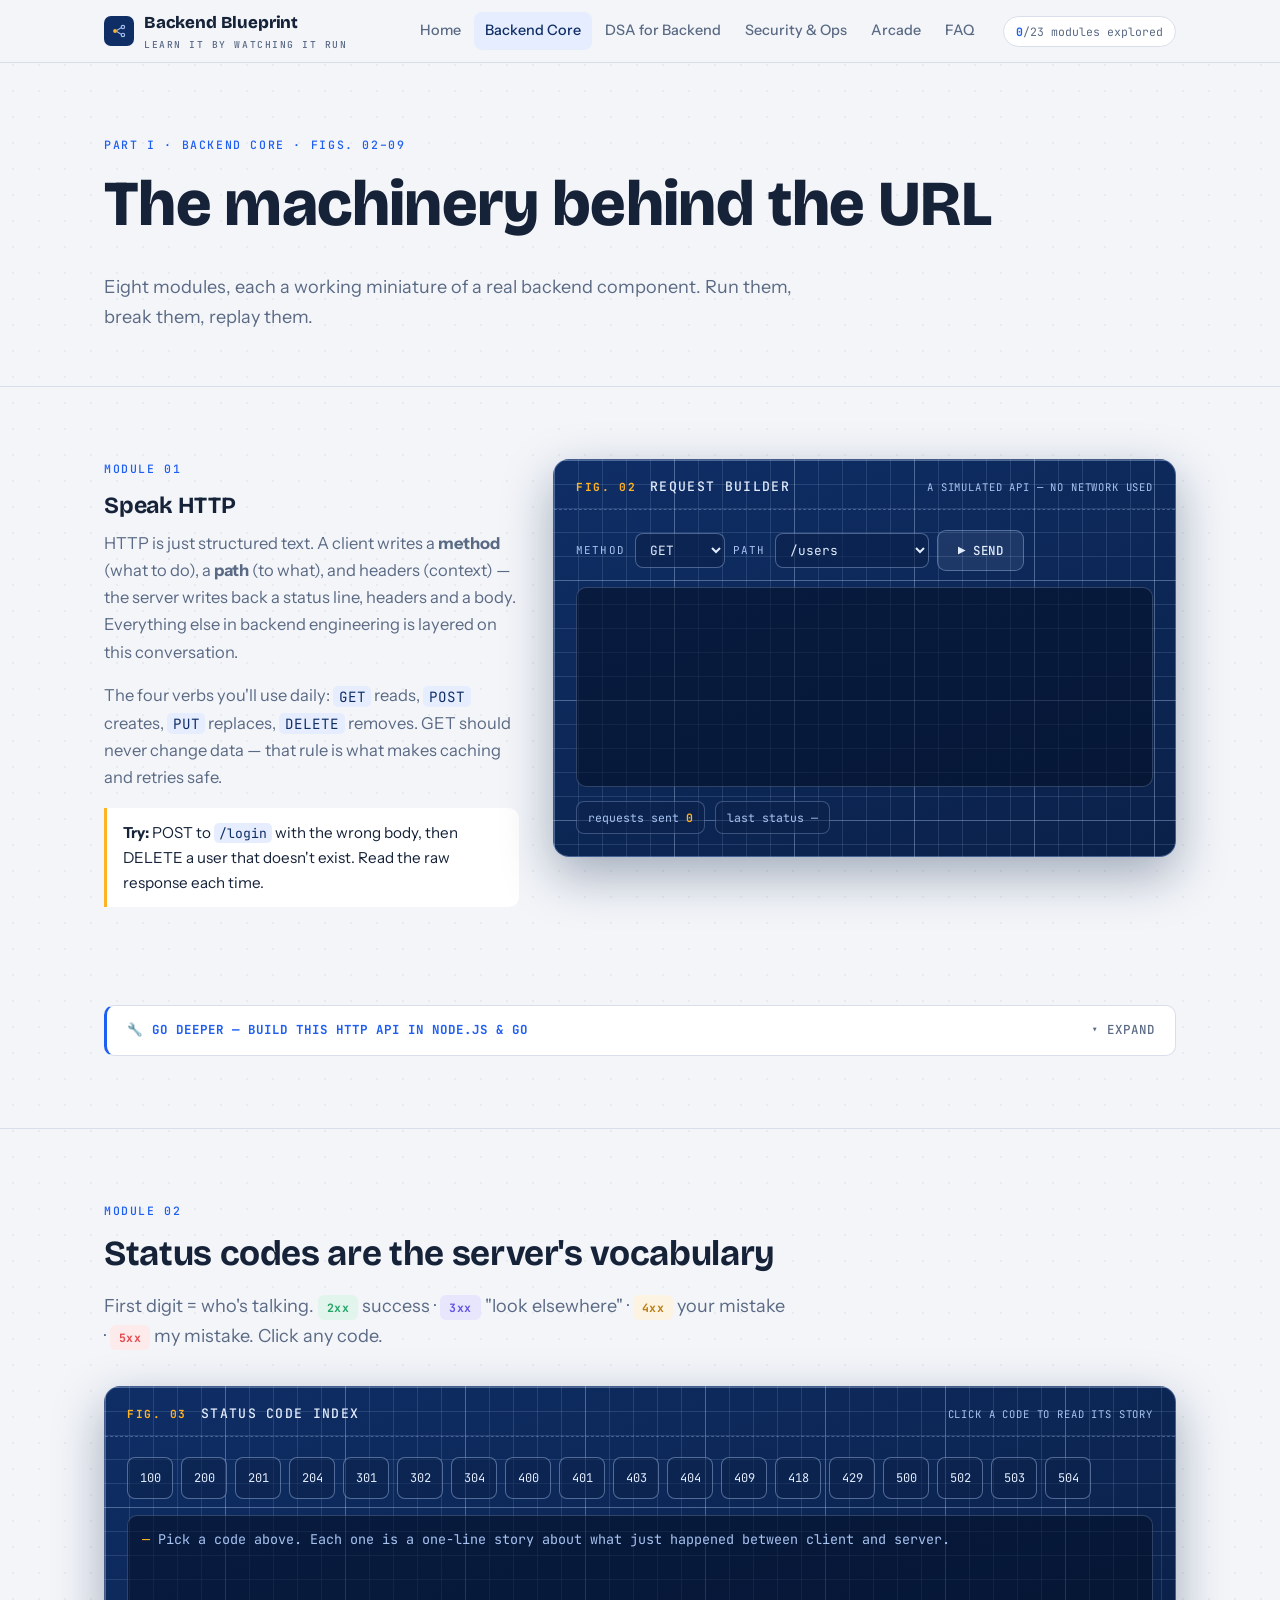
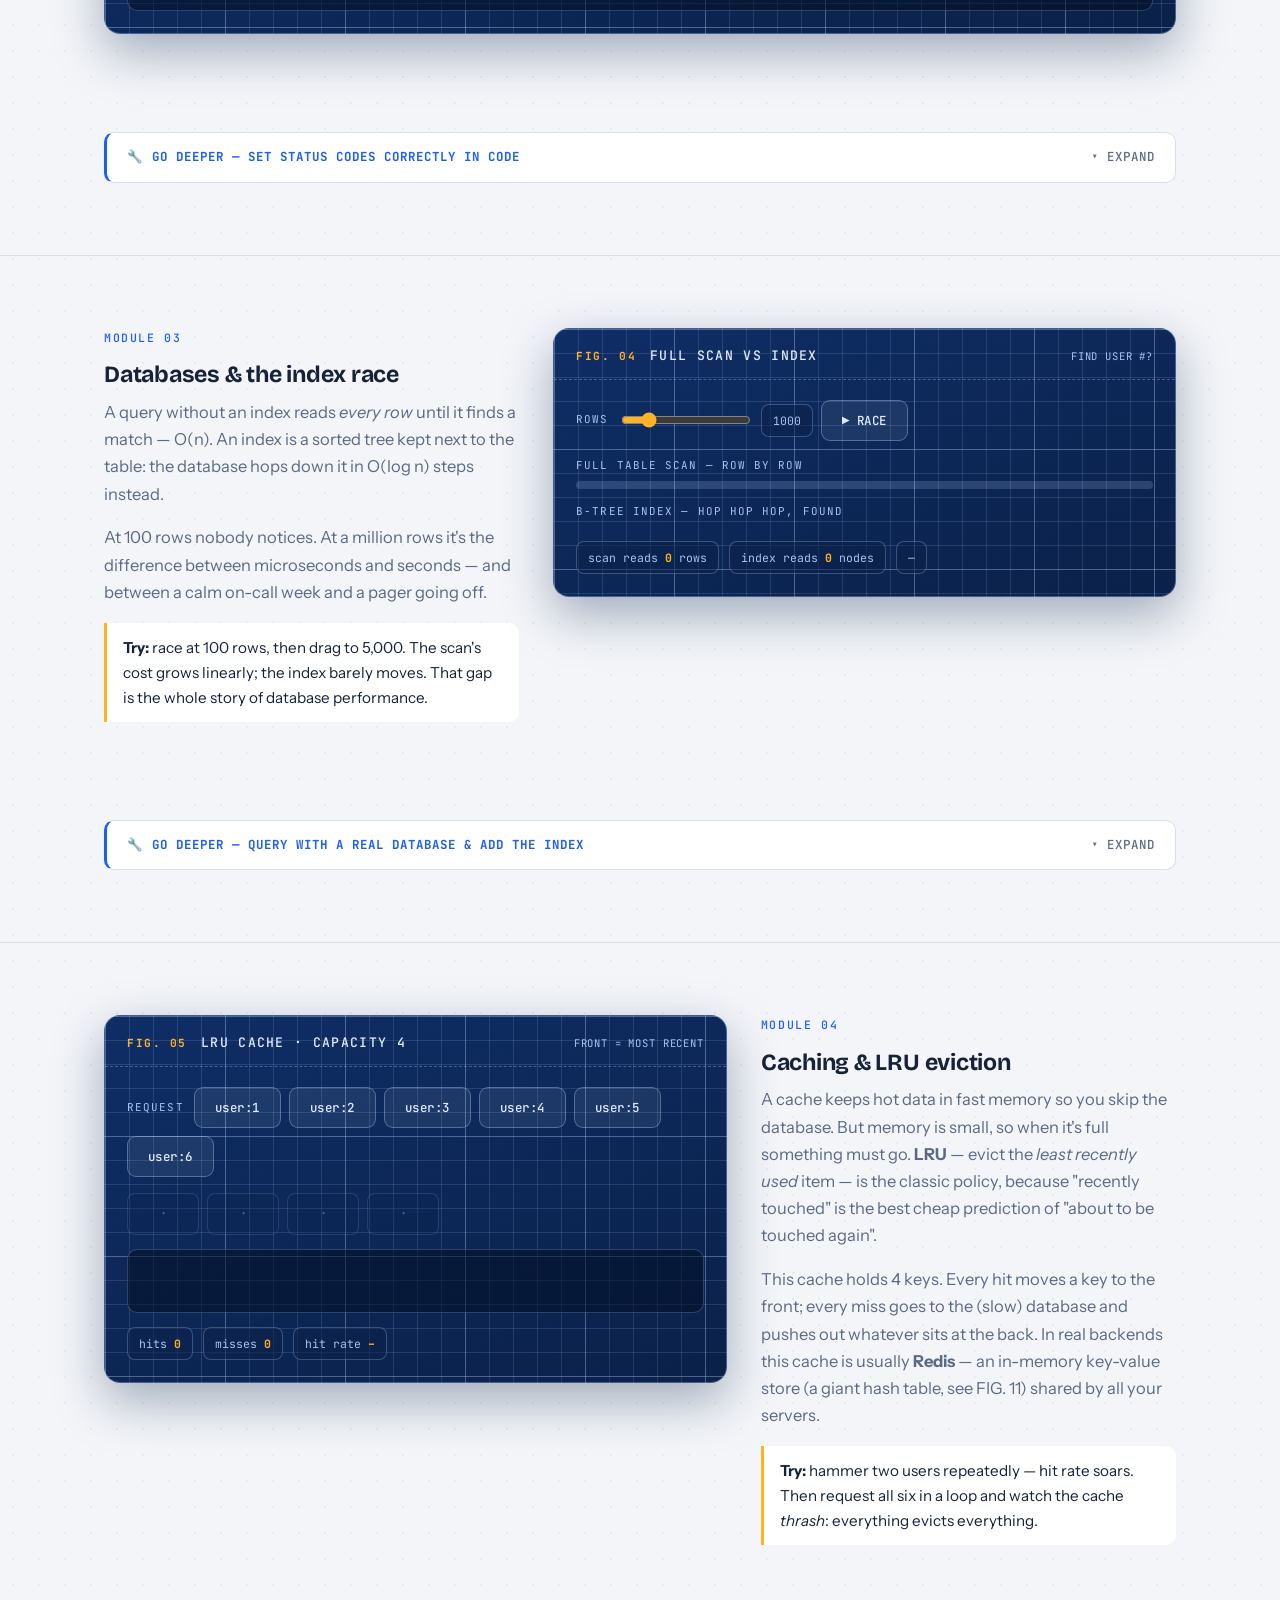
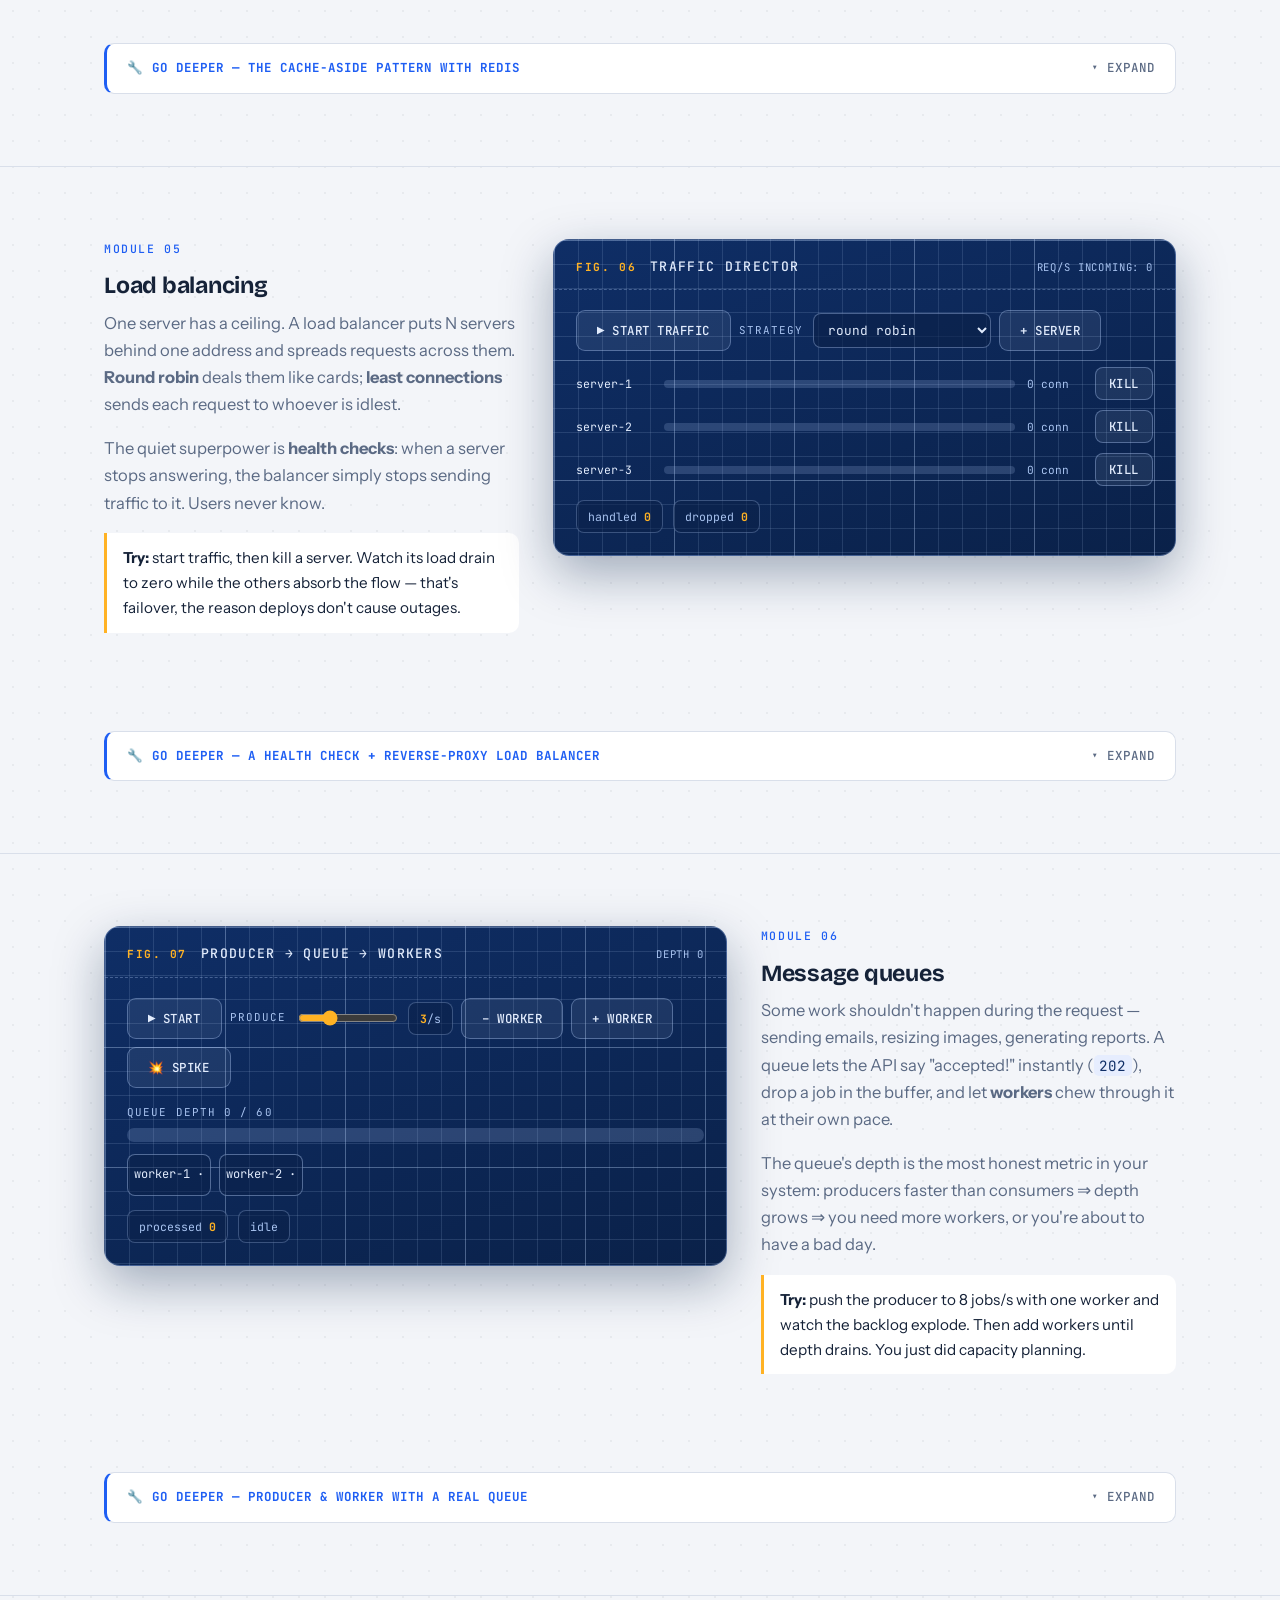
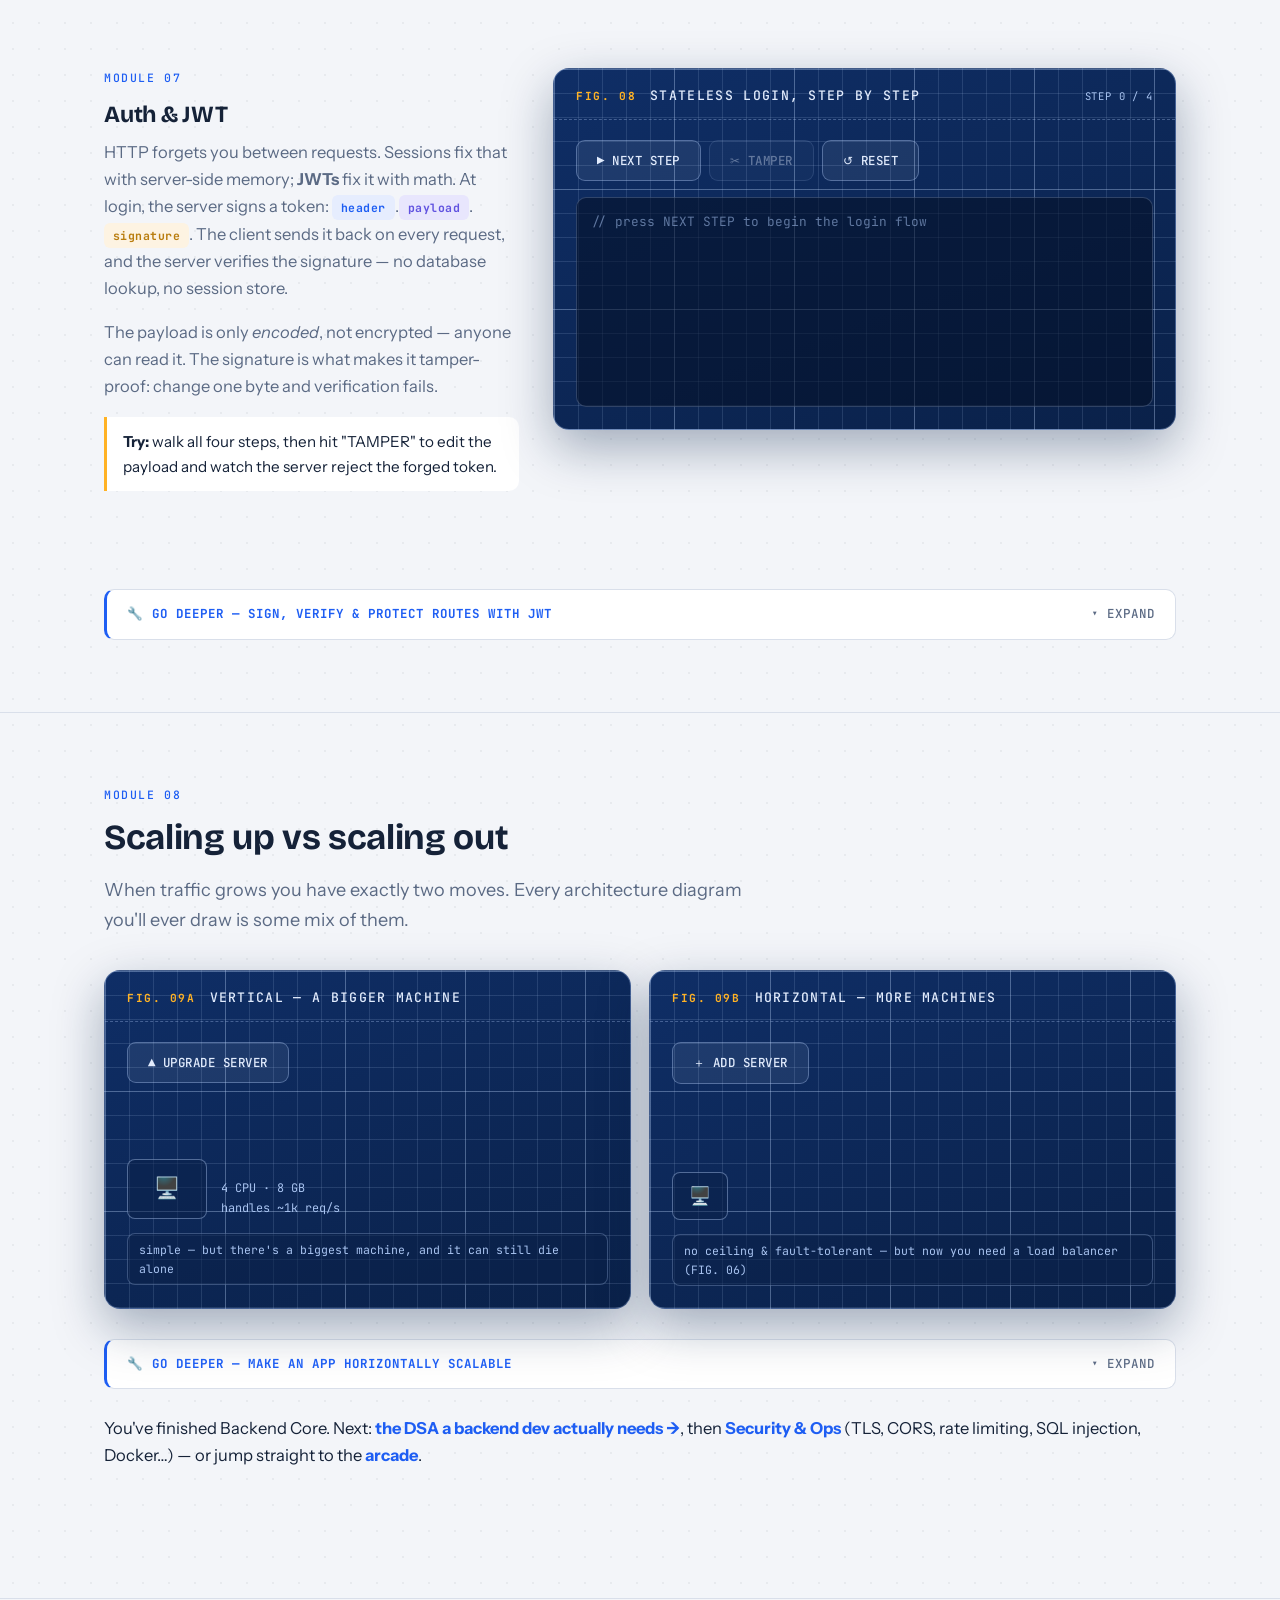
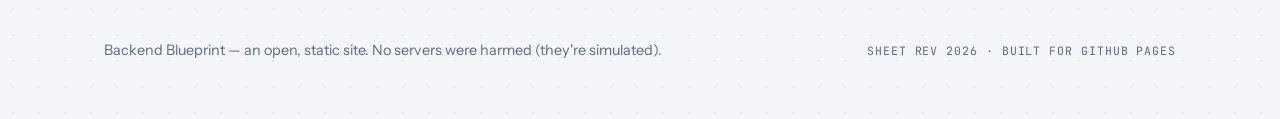
<file: learn.html>
<!DOCTYPE html>
<html lang="en">
<head>
<meta charset="UTF-8">
<meta name="viewport" content="width=device-width, initial-scale=1.0">
<title>Backend Core — Backend Blueprint</title>
<meta name="description" content="Interactive lessons on HTTP, status codes, databases, caching, load balancing, message queues and JWT auth.">
<link rel="icon" href="data:image/svg+xml,<svg xmlns='http://www.w3.org/2000/svg' viewBox='0 0 32 32'><rect width='32' height='32' rx='7' fill='%230f2e66'/><circle cx='9' cy='16' r='3.4' fill='%23ffb224'/><circle cx='23' cy='9' r='3' fill='none' stroke='%23a8c3f0' stroke-width='2'/><circle cx='23' cy='23' r='3' fill='none' stroke='%23a8c3f0' stroke-width='2'/><path d='M12 15l8-5M12 17l8 5' stroke='%23a8c3f0' stroke-width='2'/></svg>">
<link rel="preconnect" href="https://fonts.googleapis.com">
<link rel="preconnect" href="https://fonts.gstatic.com" crossorigin>
<link href="https://fonts.googleapis.com/css2?family=Bricolage+Grotesque:opsz,wght@12..96,400..800&family=Instrument+Sans:wght@400;500;600&family=JetBrains+Mono:wght@400;500;700&display=swap" rel="stylesheet">
<link rel="stylesheet" href="css/style.css">
</head>
<body>

<nav class="nav">
  <div class="wrap nav-inner">
    <a class="brand" href="index.html">
      <span class="brand-mark">
        <svg width="18" height="18" viewBox="0 0 32 32"><circle cx="9" cy="16" r="3.4" fill="#ffb224"/><circle cx="23" cy="9" r="3" fill="none" stroke="#a8c3f0" stroke-width="2"/><circle cx="23" cy="23" r="3" fill="none" stroke="#a8c3f0" stroke-width="2"/><path d="M12 15l8-5M12 17l8 5" stroke="#a8c3f0" stroke-width="2"/></svg>
      </span>
      <span>Backend Blueprint<small>learn it by watching it run</small></span>
    </a>
    <button class="nav-toggle" aria-label="Menu">MENU</button>
    <div class="nav-links">
      <a href="index.html">Home</a>
      <a href="learn.html">Backend Core</a>
      <a href="dsa.html">DSA for Backend</a>
      <a href="advanced.html">Security &amp; Ops</a>
      <a href="game.html">Arcade</a>
      <a href="faq.html">FAQ</a>
    </div>
    <span class="nav-progress" data-nav-progress></span>
  </div>
</nav>

<header class="section" style="padding-bottom:36px;">
  <div class="wrap">
    <div class="eyebrow">PART I · BACKEND CORE · FIGS. 02–09</div>
    <h1>The machinery behind the URL</h1>
    <p class="lead">Eight modules, each a working miniature of a real backend component. Run them, break them, replay them.</p>
  </div>
</header>

<!-- ============ FIG 02 · HTTP ============ -->
<section class="section" id="http">
  <div class="wrap lesson">
    <div class="lesson-text reveal">
      <div class="eyebrow">MODULE 01</div>
      <h3>Speak HTTP</h3>
      <p>HTTP is just structured text. A client writes a <b>method</b> (what to do), a <b>path</b> (to what), and headers (context) — the server writes back a status line, headers and a body. Everything else in backend engineering is layered on this conversation.</p>
      <p>The four verbs you'll use daily: <code>GET</code> reads, <code>POST</code> creates, <code>PUT</code> replaces, <code>DELETE</code> removes. GET should never change data — that rule is what makes caching and retries safe.</p>
      <div class="takeaway"><b>Try:</b> POST to <code>/login</code> with the wrong body, then DELETE a user that doesn't exist. Read the raw response each time.</div>
    </div>
    <div class="fig reveal">
      <div class="fig-head">
        <span class="fig-no">FIG. 02</span><span class="fig-title">Request builder</span>
        <span class="fig-note">a simulated API — no network used</span>
      </div>
      <div class="fig-body">
        <div class="fig-controls">
          <span class="label">Method</span>
          <select id="http-method">
            <option>GET</option><option>POST</option><option>PUT</option><option>DELETE</option>
          </select>
          <span class="label">Path</span>
          <select id="http-path">
            <option>/users</option><option>/users/42</option><option>/users/999</option><option>/login</option><option>/admin/metrics</option>
          </select>
          <button class="btn btn-chalk" id="http-send">▶ SEND</button>
        </div>
        <div class="fig-log" id="http-raw" style="max-height:280px; min-height:200px;" aria-live="polite"></div>
        <div class="fig-stats">
          <span class="stat-chip">requests sent <b id="http-count">0</b></span>
          <span class="stat-chip" id="http-last">last status —</span>
        </div>
      </div>
    </div>
  </div>
</section>

<section class="section" style="border-top:none; padding-top:0;">
  <div class="wrap">
    <details class="deep">
      <summary>🔧 Go deeper — build this HTTP API in Node.js &amp; Go</summary>
      <div class="deep-body">
        <p>The figure simulated an API. Here is the same routing in two real backends — pick the tab. Both start a server on port 3000 and answer the exact routes you clicked.</p>
        <div class="code-tabs">
          <button class="code-tab is-on" data-lang="node">Node.js (Express)</button>
          <button class="code-tab" data-lang="go">Go (net/http)</button>
        </div>
<pre class="code is-on" data-lang="node">// npm i express — the most common Node web framework
import express from "express";
const app = express();
app.use(express.json());              // parse JSON request bodies

app.get("/users/:id", (req, res) =&gt; {
  const user = db.find(req.params.id);
  if (!user) return res.status(404).json({ error: "not found" });
  res.json(user);                     // 200 OK + JSON body
});

app.post("/users", (req, res) =&gt; {
  const created = db.insert(req.body);
  res.status(201)                     // 201 Created
     .location(`/users/${created.id}`)// tell the client where it lives
     .json(created);
});

app.delete("/users/:id", (req, res) =&gt; {
  db.remove(req.params.id);
  res.status(204).end();              // 204 No Content — empty body
});

app.listen(3000, () =&gt; console.log("API on http://localhost:3000"));</pre>
<pre class="code" data-lang="go">// Go 1.22+ standard library — no framework needed
package main

import (
	"encoding/json"
	"net/http"
)

func main() {
	mux := http.NewServeMux()

	// method + path patterns are built in since Go 1.22
	mux.HandleFunc("GET /users/{id}", func(w http.ResponseWriter, r *http.Request) {
		user, ok := db.Find(r.PathValue("id"))
		if !ok {
			writeJSON(w, http.StatusNotFound, map[string]string{"error": "not found"})
			return
		}
		writeJSON(w, http.StatusOK, user) // 200
	})

	mux.HandleFunc("POST /users", func(w http.ResponseWriter, r *http.Request) {
		var in User
		json.NewDecoder(r.Body).Decode(&amp;in)
		created := db.Insert(in)
		w.Header().Set("Location", "/users/"+created.ID)
		writeJSON(w, http.StatusCreated, created) // 201
	})

	http.ListenAndServe(":3000", mux)
}

func writeJSON(w http.ResponseWriter, code int, v any) {
	w.Header().Set("Content-Type", "application/json")
	w.WriteHeader(code)
	json.NewEncoder(w).Encode(v)
}</pre>
        <h4>How to run it</h4>
        <p class="deep-notes"><b>Node:</b> save as <code>server.mjs</code>, then <code>node server.mjs</code>. Test with <code>curl -X POST localhost:3000/users -d '{"name":"Ada"}' -H "content-type: application/json"</code>.<br><b>Go:</b> save as <code>main.go</code>, then <code>go run main.go</code>. Same curl.</p>
        <h4>Going further</h4>
        <div class="deep-notes"><b>Validate input</b> before trusting it — <code>zod</code> (Node) or <code>go-playground/validator</code> (Go). <b>Make writes idempotent</b> so a client retry can't create two users. <b>Never</b> build responses by string-concatenating user input (see the SQL injection module). In production you'd add middleware for logging, auth (JWT module) and rate limiting.</div>
      </div>
    </details>
  </div>
</section>

<!-- ============ FIG 03 · STATUS CODES ============ -->
<section class="section" id="status">
  <div class="wrap">
    <div class="section-head reveal">
      <div class="eyebrow">MODULE 02</div>
      <h2>Status codes are the server's vocabulary</h2>
      <p class="lead">First digit = who's talking. <span class="badge badge-2xx">2xx</span> success · <span class="badge badge-3xx">3xx</span> "look elsewhere" · <span class="badge badge-4xx">4xx</span> your mistake · <span class="badge badge-5xx">5xx</span> my mistake. Click any code.</p>
    </div>
    <div class="fig reveal">
      <div class="fig-head">
        <span class="fig-no">FIG. 03</span><span class="fig-title">Status code index</span>
        <span class="fig-note" id="status-note">click a code to read its story</span>
      </div>
      <div class="fig-body">
        <div class="cell-row" id="status-grid" style="margin-bottom:16px;"></div>
        <div class="fig-log" id="status-detail" style="min-height:96px; max-height:none; font-size:.84rem;">
          <div><span class="warn">—</span> Pick a code above. Each one is a one-line story about what just happened between client and server.</div>
        </div>
      </div>
    </div>
  </div>
</section>

<section class="section" style="border-top:none; padding-top:0;">
  <div class="wrap">
    <details class="deep">
      <summary>🔧 Go deeper — set status codes correctly in code</summary>
      <div class="deep-body">
        <p>Returning the right code is a one-liner — the skill is choosing it. These handlers show the common ones in context.</p>
        <div class="code-tabs">
          <button class="code-tab is-on" data-lang="node">Node.js</button>
          <button class="code-tab" data-lang="go">Go</button>
        </div>
<pre class="code is-on" data-lang="node">app.post("/orders", (req, res) =&gt; {
  if (!req.body.item)                       // client forgot a field
    return res.status(400).json({ error: "item is required" });

  if (!req.user)                            // no valid token
    return res.status(401).json({ error: "log in first" });

  if (req.user.role !== "buyer")            // logged in, not allowed
    return res.status(403).json({ error: "buyers only" });

  if (db.soldOut(req.body.item))            // conflicts with state
    return res.status(409).json({ error: "sold out" });

  const order = db.createOrder(req.user, req.body.item);
  res.status(201).json(order);              // success — created
});

// global safety net: any thrown error becomes a 500
app.use((err, req, res, next) =&gt; {
  console.error(err);                       // read THIS when debugging
  res.status(500).json({ error: "something broke on our end" });
});</pre>
<pre class="code" data-lang="go">func createOrder(w http.ResponseWriter, r *http.Request) {
	var in OrderInput
	if err := json.NewDecoder(r.Body).Decode(&amp;in); err != nil || in.Item == "" {
		http.Error(w, "item is required", http.StatusBadRequest) // 400
		return
	}
	user, ok := userFromContext(r) // set by your auth middleware
	if !ok {
		http.Error(w, "log in first", http.StatusUnauthorized) // 401
		return
	}
	if user.Role != "buyer" {
		http.Error(w, "buyers only", http.StatusForbidden) // 403
		return
	}
	if db.SoldOut(in.Item) {
		http.Error(w, "sold out", http.StatusConflict) // 409
		return
	}
	order := db.CreateOrder(user, in.Item)
	writeJSON(w, http.StatusCreated, order) // 201
}</pre>
        <h4>Going further</h4>
        <div class="deep-notes">Prefer named constants (<code>http.StatusNotFound</code>, not <code>404</code>) — they read better and never typo. Put one <b>error-handling middleware</b> at the end so an unexpected throw becomes a clean 500 with a logged stack trace, never a leaked one. For redirects, set the <code>Location</code> header <em>and</em> the 301/302 code together.</div>
      </div>
    </details>
  </div>
</section>

<!-- ============ FIG 04 · DATABASES ============ -->
<section class="section" id="db">
  <div class="wrap lesson">
    <div class="lesson-text reveal">
      <div class="eyebrow">MODULE 03</div>
      <h3>Databases &amp; the index race</h3>
      <p>A query without an index reads <em>every row</em> until it finds a match — O(n). An index is a sorted tree kept next to the table: the database hops down it in O(log n) steps instead.</p>
      <p>At 100 rows nobody notices. At a million rows it's the difference between microseconds and seconds — and between a calm on-call week and a pager going off.</p>
      <div class="takeaway"><b>Try:</b> race at 100 rows, then drag to 5,000. The scan's cost grows linearly; the index barely moves. That gap is the whole story of database performance.</div>
    </div>
    <div class="fig reveal">
      <div class="fig-head">
        <span class="fig-no">FIG. 04</span><span class="fig-title">Full scan vs index</span>
        <span class="fig-note">find user #<span id="db-target">?</span></span>
      </div>
      <div class="fig-body">
        <div class="fig-controls">
          <span class="label">Rows</span>
          <input type="range" id="db-rows" min="100" max="5000" step="100" value="1000" style="width:130px;">
          <span class="stat-chip" id="db-rows-label">1000</span>
          <button class="btn btn-chalk" id="db-race">▶ RACE</button>
        </div>
        <div style="display:grid; gap:14px;">
          <div>
            <div class="label mono" style="font-size:.68rem; letter-spacing:.1em; color:var(--chalk); text-transform:uppercase; margin-bottom:6px;">Full table scan — row by row</div>
            <div class="progress-track"><i id="db-scan-bar" style="width:0%; background:#ff8b8f;"></i></div>
          </div>
          <div>
            <div class="label mono" style="font-size:.68rem; letter-spacing:.1em; color:var(--chalk); text-transform:uppercase; margin-bottom:6px;">B-tree index — hop hop hop, found</div>
            <div class="cell-row" id="db-hops"></div>
          </div>
        </div>
        <div class="fig-stats">
          <span class="stat-chip">scan reads <b id="db-scan-ops">0</b> rows</span>
          <span class="stat-chip">index reads <b id="db-index-ops">0</b> nodes</span>
          <span class="stat-chip" id="db-verdict">—</span>
        </div>
      </div>
    </div>
  </div>
</section>

<section class="section" style="border-top:none; padding-top:0;">
  <div class="wrap">
    <details class="deep">
      <summary>🔧 Go deeper — query with a real database &amp; add the index</summary>
      <div class="deep-body">
        <p>The race showed why the index matters. Here's the actual code — a parameterized query against PostgreSQL, plus the one-line migration that makes it fast.</p>
        <div class="code-tabs">
          <button class="code-tab is-on" data-lang="node">Node.js (pg)</button>
          <button class="code-tab" data-lang="go">Go (database/sql)</button>
        </div>
<pre class="code is-on" data-lang="node">// npm i pg
import { Pool } from "pg";
const pool = new Pool({ connectionString: process.env.DATABASE_URL });

// $1 is a placeholder — the driver sends value separately (safe!)
async function findUserByEmail(email) {
  const { rows } = await pool.query(
    "SELECT id, name FROM users WHERE email = $1",
    [email]
  );
  return rows[0];
}

// Without an index this SELECT scans every row: O(n).
// Run this once (as a migration) and it becomes O(log n):
//   CREATE INDEX CONCURRENTLY idx_users_email ON users(email);

// See the query plan yourself — look for "Index Scan" not "Seq Scan":
//   EXPLAIN ANALYZE SELECT ... WHERE email = 'a@b.com';</pre>
<pre class="code" data-lang="go">// go get github.com/jackc/pgx/v5/stdlib
import (
	"context"
	"database/sql"
)

func findUserByEmail(ctx context.Context, db *sql.DB, email string) (User, error) {
	var u User
	// $1 placeholder — pgx never interpolates the value into the SQL text
	err := db.QueryRowContext(ctx,
		"SELECT id, name FROM users WHERE email = $1", email,
	).Scan(&amp;u.ID, &amp;u.Name)
	return u, err
}

// The migration that turns the Seq Scan into an Index Scan:
//   CREATE INDEX CONCURRENTLY idx_users_email ON users(email);
//
// Verify it's used:
//   EXPLAIN ANALYZE SELECT id, name FROM users WHERE email = 'a@b.com';</pre>
        <h4>Going further</h4>
        <div class="deep-notes"><b>Index the columns you filter and join on</b> — but not every column: each index slows down writes and costs disk. <b>Composite indexes</b> like <code>(tenant_id, created_at)</code> serve queries that filter on both. <b>Always use a connection pool</b> (shown above) — opening a fresh connection per request is a classic performance bug. Reach for an ORM (Prisma, TypeORM, GORM, sqlc) once raw SQL gets repetitive, but keep reading the SQL it generates.</div>
      </div>
    </details>
  </div>
</section>

<!-- ============ FIG 05 · CACHING ============ -->
<section class="section" id="cache">
  <div class="wrap lesson flip">
    <div class="lesson-text reveal">
      <div class="eyebrow">MODULE 04</div>
      <h3>Caching &amp; LRU eviction</h3>
      <p>A cache keeps hot data in fast memory so you skip the database. But memory is small, so when it's full something must go. <b>LRU</b> — evict the <em>least recently used</em> item — is the classic policy, because "recently touched" is the best cheap prediction of "about to be touched again".</p>
      <p>This cache holds 4 keys. Every hit moves a key to the front; every miss goes to the (slow) database and pushes out whatever sits at the back. In real backends this cache is usually <b>Redis</b> — an in-memory key-value store (a giant hash table, see FIG. 11) shared by all your servers.</p>
      <div class="takeaway"><b>Try:</b> hammer two users repeatedly — hit rate soars. Then request all six in a loop and watch the cache <em>thrash</em>: everything evicts everything.</div>
    </div>
    <div class="fig reveal">
      <div class="fig-head">
        <span class="fig-no">FIG. 05</span><span class="fig-title">LRU cache · capacity 4</span>
        <span class="fig-note">front = most recent</span>
      </div>
      <div class="fig-body">
        <div class="fig-controls">
          <span class="label">Request</span>
          <button class="btn btn-chalk cache-req" data-k="u1">user:1</button>
          <button class="btn btn-chalk cache-req" data-k="u2">user:2</button>
          <button class="btn btn-chalk cache-req" data-k="u3">user:3</button>
          <button class="btn btn-chalk cache-req" data-k="u4">user:4</button>
          <button class="btn btn-chalk cache-req" data-k="u5">user:5</button>
          <button class="btn btn-chalk cache-req" data-k="u6">user:6</button>
        </div>
        <div class="cell-row" id="cache-slots" style="margin-bottom:14px;"></div>
        <div class="fig-log" id="cache-log" aria-live="polite"></div>
        <div class="fig-stats">
          <span class="stat-chip">hits <b id="cache-hits">0</b></span>
          <span class="stat-chip">misses <b id="cache-misses">0</b></span>
          <span class="stat-chip">hit rate <b id="cache-rate">–</b></span>
        </div>
      </div>
    </div>
  </div>
</section>

<section class="section" style="border-top:none; padding-top:0;">
  <div class="wrap">
    <details class="deep">
      <summary>🔧 Go deeper — the cache-aside pattern with Redis</summary>
      <div class="deep-body">
        <p>The LRU figure lives inside Redis in the real world. This is the <b>cache-aside</b> pattern: check cache → miss → hit the DB → store with a TTL. It's the single most common caching code you'll write.</p>
        <div class="code-tabs">
          <button class="code-tab is-on" data-lang="node">Node.js (ioredis)</button>
          <button class="code-tab" data-lang="go">Go (go-redis)</button>
        </div>
<pre class="code is-on" data-lang="node">// npm i ioredis
import Redis from "ioredis";
const redis = new Redis(process.env.REDIS_URL);

async function getUser(id) {
  const key = `user:${id}`;

  const cached = await redis.get(key);        // 1. try cache
  if (cached) return JSON.parse(cached);      //    HIT — ~0.5ms, done

  const user = await db.findUser(id);         // 2. MISS — hit the DB (~10ms)
  await redis.set(key, JSON.stringify(user),
                  "EX", 60);                  // 3. cache for 60s (TTL)
  return user;
}

// When the user changes, delete the key so the next read repopulates:
async function updateUser(id, data) {
  await db.updateUser(id, data);
  await redis.del(`user:${id}`);              // invalidate — avoid stale reads
}</pre>
<pre class="code" data-lang="go">// go get github.com/redis/go-redis/v9
import (
	"context"
	"encoding/json"
	"time"
)

func getUser(ctx context.Context, id string) (User, error) {
	key := "user:" + id

	if b, err := rdb.Get(ctx, key).Bytes(); err == nil { // 1. try cache
		var u User
		json.Unmarshal(b, &amp;u)
		return u, nil                                     //    HIT
	}

	u, err := db.FindUser(ctx, id)                        // 2. MISS -> DB
	if err != nil {
		return User{}, err
	}
	b, _ := json.Marshal(u)
	rdb.Set(ctx, key, b, 60*time.Second)                  // 3. cache 60s TTL
	return u, nil
}

func updateUser(ctx context.Context, id string, d Data) error {
	if err := db.UpdateUser(ctx, id, d); err != nil {
		return err
	}
	return rdb.Del(ctx, "user:"+id).Err()                 // invalidate
}</pre>
        <h4>Going further</h4>
        <div class="deep-notes"><b>Always set a TTL</b> — a cache with no expiry is a memory leak and a source of stale data. <b>Invalidate on write</b> (delete the key) so readers don't see old values. Beware the <b>thundering herd</b>: if a hot key expires under load, thousands of requests stampede the DB at once — mitigate with a short lock or "stale-while-revalidate". Redis is also where your rate-limiter buckets and session data live.</div>
      </div>
    </details>
  </div>
</section>

<!-- ============ FIG 06 · LOAD BALANCING ============ -->
<section class="section" id="lb">
  <div class="wrap lesson">
    <div class="lesson-text reveal">
      <div class="eyebrow">MODULE 05</div>
      <h3>Load balancing</h3>
      <p>One server has a ceiling. A load balancer puts N servers behind one address and spreads requests across them. <b>Round robin</b> deals them like cards; <b>least connections</b> sends each request to whoever is idlest.</p>
      <p>The quiet superpower is <b>health checks</b>: when a server stops answering, the balancer simply stops sending traffic to it. Users never know.</p>
      <div class="takeaway"><b>Try:</b> start traffic, then kill a server. Watch its load drain to zero while the others absorb the flow — that's failover, the reason deploys don't cause outages.</div>
    </div>
    <div class="fig reveal">
      <div class="fig-head">
        <span class="fig-no">FIG. 06</span><span class="fig-title">Traffic director</span>
        <span class="fig-note">req/s incoming: <span id="lb-rate-note">0</span></span>
      </div>
      <div class="fig-body">
        <div class="fig-controls">
          <button class="btn btn-chalk" id="lb-start">▶ START TRAFFIC</button>
          <span class="label">Strategy</span>
          <select id="lb-strategy">
            <option value="rr">round robin</option>
            <option value="lc">least connections</option>
          </select>
          <button class="btn btn-chalk" id="lb-add">+ SERVER</button>
        </div>
        <div id="lb-servers" style="display:grid; gap:10px;"></div>
        <div class="fig-stats">
          <span class="stat-chip">handled <b id="lb-handled">0</b></span>
          <span class="stat-chip">dropped <b id="lb-dropped">0</b></span>
        </div>
      </div>
    </div>
  </div>
</section>

<section class="section" style="border-top:none; padding-top:0;">
  <div class="wrap">
    <details class="deep">
      <summary>🔧 Go deeper — a health check + reverse-proxy load balancer</summary>
      <div class="deep-body">
        <p>Usually nginx or your cloud does this. But it's ~40 lines, and writing it once demystifies the whole thing: a pool of backends, a health check that ejects the dead one, and round-robin routing.</p>
        <div class="code-tabs">
          <button class="code-tab is-on" data-lang="node">Node.js</button>
          <button class="code-tab" data-lang="go">Go (httputil)</button>
        </div>
<pre class="code is-on" data-lang="node">import http from "http";
import httpProxy from "http-proxy"; // npm i http-proxy

const backends = [
  { url: "http://localhost:4001", alive: true },
  { url: "http://localhost:4002", alive: true },
  { url: "http://localhost:4003", alive: true },
];
const proxy = httpProxy.createProxyServer();
let i = 0;

// health check: every 5s, mark unresponsive backends dead
setInterval(async () =&gt; {
  for (const b of backends) {
    try { await fetch(b.url + "/health"); b.alive = true; }
    catch { b.alive = false; }               // stop routing to it
  }
}, 5000);

http.createServer((req, res) =&gt; {
  const healthy = backends.filter(b =&gt; b.alive);
  if (!healthy.length) { res.writeHead(503).end("no backends"); return; }
  const target = healthy[i++ % healthy.length].url; // round robin
  proxy.web(req, res, { target }, () =&gt; res.writeHead(502).end());
}).listen(8080, () =&gt; console.log("LB on :8080"));</pre>
<pre class="code" data-lang="go">package main

import (
	"net/http"
	"net/http/httputil"
	"net/url"
	"sync/atomic"
	"time"
)

var backends = []string{"http://localhost:4001", "http://localhost:4002"}
var counter uint64

func main() {
	// health checks would flip a per-backend "alive" flag on a ticker;
	// omitted here for space — same idea as the Node version.
	http.HandleFunc("/", func(w http.ResponseWriter, r *http.Request) {
		n := atomic.AddUint64(&amp;counter, 1)
		target, _ := url.Parse(backends[n%uint64(len(backends))]) // round robin
		httputil.NewSingleHostReverseProxy(target).ServeHTTP(w, r)
	})
	srv := &amp;http.Server{Addr: ":8080", ReadTimeout: 5 * time.Second}
	srv.ListenAndServe()
}</pre>
        <h4>Going further</h4>
        <div class="deep-notes">In practice you rarely write this — you configure <b>nginx</b>, <b>HAProxy</b>, or a cloud load balancer (AWS ALB, GCP LB). The lesson that transfers: your app servers must be <b>stateless</b> (no in-memory sessions — use JWTs or Redis) so any request can go to any backend. That's what makes both load balancing and zero-downtime deploys possible.</div>
      </div>
    </details>
  </div>
</section>

<!-- ============ FIG 07 · QUEUES ============ -->
<section class="section" id="queue">
  <div class="wrap lesson flip">
    <div class="lesson-text reveal">
      <div class="eyebrow">MODULE 06</div>
      <h3>Message queues</h3>
      <p>Some work shouldn't happen during the request — sending emails, resizing images, generating reports. A queue lets the API say "accepted!" instantly (<code>202</code>), drop a job in the buffer, and let <b>workers</b> chew through it at their own pace.</p>
      <p>The queue's depth is the most honest metric in your system: producers faster than consumers ⇒ depth grows ⇒ you need more workers, or you're about to have a bad day.</p>
      <div class="takeaway"><b>Try:</b> push the producer to 8 jobs/s with one worker and watch the backlog explode. Then add workers until depth drains. You just did capacity planning.</div>
    </div>
    <div class="fig reveal">
      <div class="fig-head">
        <span class="fig-no">FIG. 07</span><span class="fig-title">Producer → queue → workers</span>
        <span class="fig-note" id="queue-note">depth 0</span>
      </div>
      <div class="fig-body">
        <div class="fig-controls">
          <button class="btn btn-chalk" id="q-start">▶ START</button>
          <span class="label">Produce</span>
          <input type="range" id="q-rate" min="1" max="8" value="3" style="width:100px;">
          <span class="stat-chip"><b id="q-rate-label">3</b>/s</span>
          <button class="btn btn-chalk" id="q-worker-minus">– WORKER</button>
          <button class="btn btn-chalk" id="q-worker-plus">+ WORKER</button>
          <button class="btn btn-chalk" id="q-burst">💥 SPIKE</button>
        </div>
        <div style="margin-bottom:12px;">
          <div class="label mono" style="font-size:.68rem; letter-spacing:.1em; color:var(--chalk); text-transform:uppercase; margin-bottom:6px;">queue depth <span id="q-depth-label">0</span> / 60</div>
          <div class="progress-track" style="height:14px;"><i id="q-depth-bar" style="width:0%;"></i></div>
        </div>
        <div class="cell-row" id="q-workers"></div>
        <div class="fig-stats">
          <span class="stat-chip">processed <b id="q-done">0</b></span>
          <span class="stat-chip" id="q-state">idle</span>
        </div>
      </div>
    </div>
  </div>
</section>

<section class="section" style="border-top:none; padding-top:0;">
  <div class="wrap">
    <details class="deep">
      <summary>🔧 Go deeper — producer &amp; worker with a real queue</summary>
      <div class="deep-body">
        <p>The figure showed depth growing and workers draining it. Here's the code on both sides: an API that enqueues a job and returns <code>202</code> instantly, and a worker process that consumes.</p>
        <div class="code-tabs">
          <button class="code-tab is-on" data-lang="node">Node.js (BullMQ + Redis)</button>
          <button class="code-tab" data-lang="go">Go (channels / Asynq)</button>
        </div>
<pre class="code is-on" data-lang="node">// npm i bullmq — a Redis-backed job queue
import { Queue, Worker } from "bullmq";
const connection = { host: "localhost", port: 6379 };

// --- PRODUCER: inside your API request handler ---
const emailQueue = new Queue("emails", { connection });

app.post("/signup", async (req, res) =&gt; {
  const user = await db.createUser(req.body); // the fast, critical part
  await emailQueue.add("welcome", { to: user.email }); // drop a job
  res.status(202).json({ status: "accepted" }); // reply NOW, ~15ms
});

// --- CONSUMER: a separate worker process ---
new Worker("emails", async (job) =&gt; {
  await sendEmail(job.data.to);   // the slow part, off the request path
}, { connection, concurrency: 5 }); // 5 jobs in parallel

// Scaling = run more worker processes. BullMQ retries failed jobs.</pre>
<pre class="code" data-lang="go">// For production: github.com/hibiken/asynq (Redis-backed).
// The core idea in pure Go — a buffered channel IS a queue:
package main

func main() {
	jobs := make(chan string, 60) // buffer of 60 = the queue depth cap

	// start 3 workers draining the same channel
	for w := 1; w &lt;= 3; w++ {
		go func(id int) {
			for to := range jobs { // blocks until a job arrives
				sendEmail(to)       // the slow work
			}
		}(w)
	}

	// PRODUCER: the API handler
	http.HandleFunc("POST /signup", func(w http.ResponseWriter, r *http.Request) {
		user := createUser(r)
		select {
		case jobs &lt;- user.Email:            // enqueue
			w.WriteHeader(http.StatusAccepted) // 202
		default:
			http.Error(w, "busy", http.StatusServiceUnavailable) // 503 — full
		}
	})
	http.ListenAndServe(":3000", nil)
}</pre>
        <h4>Going further</h4>
        <div class="deep-notes">Real queues (Redis/BullMQ, RabbitMQ, AWS SQS, Kafka) survive a crash — an in-memory channel does not. Make handlers <b>idempotent</b>: queues deliver "at least once", so the same job can arrive twice (see the system-design capstone). Watch <b>queue depth</b> as your primary alarm — rising depth means add workers or you're about to fall behind. Send permanently-failing jobs to a <b>dead-letter queue</b> instead of retrying forever.</div>
      </div>
    </details>
  </div>
</section>

<!-- ============ FIG 08 · AUTH ============ -->
<section class="section" id="auth">
  <div class="wrap lesson">
    <div class="lesson-text reveal">
      <div class="eyebrow">MODULE 07</div>
      <h3>Auth &amp; JWT</h3>
      <p>HTTP forgets you between requests. Sessions fix that with server-side memory; <b>JWTs</b> fix it with math. At login, the server signs a token: <span class="badge badge-1xx">header</span>.<span class="badge badge-3xx">payload</span>.<span class="badge badge-4xx">signature</span>. The client sends it back on every request, and the server verifies the signature — no database lookup, no session store.</p>
      <p>The payload is only <em>encoded</em>, not encrypted — anyone can read it. The signature is what makes it tamper-proof: change one byte and verification fails.</p>
      <div class="takeaway"><b>Try:</b> walk all four steps, then hit "TAMPER" to edit the payload and watch the server reject the forged token.</div>
    </div>
    <div class="fig reveal">
      <div class="fig-head">
        <span class="fig-no">FIG. 08</span><span class="fig-title">Stateless login, step by step</span>
        <span class="fig-note" id="auth-note">step 0 / 4</span>
      </div>
      <div class="fig-body">
        <div class="fig-controls">
          <button class="btn btn-chalk" id="auth-next">▶ NEXT STEP</button>
          <button class="btn btn-chalk" id="auth-tamper" disabled>✂ TAMPER</button>
          <button class="btn btn-chalk" id="auth-reset">↺ RESET</button>
        </div>
        <div class="fig-log" id="auth-stage" style="min-height:210px; max-height:none; font-size:.8rem; line-height:1.8;" aria-live="polite"></div>
      </div>
    </div>
  </div>
</section>

<section class="section" style="border-top:none; padding-top:0;">
  <div class="wrap">
    <details class="deep">
      <summary>🔧 Go deeper — sign, verify &amp; protect routes with JWT</summary>
      <div class="deep-body">
        <p>The stepper walked the concept; this is the real thing. Login signs a token; middleware verifies it on every protected route and rejects tampering — exactly the failure you triggered with the TAMPER button.</p>
        <div class="code-tabs">
          <button class="code-tab is-on" data-lang="node">Node.js (jsonwebtoken)</button>
          <button class="code-tab" data-lang="go">Go (golang-jwt)</button>
        </div>
<pre class="code is-on" data-lang="node">// npm i jsonwebtoken bcrypt
import jwt from "jsonwebtoken";
import bcrypt from "bcrypt";
const SECRET = process.env.JWT_SECRET; // long, random, never in git

app.post("/login", async (req, res) =&gt; {
  const user = await db.findByEmail(req.body.email);
  // compare against a SLOW salted hash, never a plaintext password
  if (!user || !(await bcrypt.compare(req.body.password, user.hash)))
    return res.status(401).json({ error: "bad credentials" });

  const token = jwt.sign(
    { sub: user.id, role: user.role },   // payload (readable by anyone!)
    SECRET,
    { expiresIn: "1h" }                  // exp claim
  );
  res.json({ token });
});

// middleware: verify the signature on every protected request
function auth(req, res, next) {
  const token = (req.headers.authorization || "").replace("Bearer ", "");
  try {
    req.user = jwt.verify(token, SECRET); // throws if tampered/expired
    next();
  } catch {
    res.status(401).json({ error: "invalid or expired token" });
  }
}

app.get("/profile", auth, (req, res) =&gt; res.json({ id: req.user.sub }));</pre>
<pre class="code" data-lang="go">// go get github.com/golang-jwt/jwt/v5 golang.org/x/crypto/bcrypt
var secret = []byte(os.Getenv("JWT_SECRET"))

func login(w http.ResponseWriter, r *http.Request) {
	u, _ := db.FindByEmail(readEmail(r))
	if u == nil || bcrypt.CompareHashAndPassword(u.Hash, readPass(r)) != nil {
		http.Error(w, "bad credentials", http.StatusUnauthorized) // 401
		return
	}
	tok := jwt.NewWithClaims(jwt.SigningMethodHS256, jwt.MapClaims{
		"sub":  u.ID,
		"role": u.Role,
		"exp":  time.Now().Add(time.Hour).Unix(),
	})
	signed, _ := tok.SignedString(secret)
	writeJSON(w, 200, map[string]string{"token": signed})
}

// middleware: reject anything without a valid signature
func auth(next http.HandlerFunc) http.HandlerFunc {
	return func(w http.ResponseWriter, r *http.Request) {
		raw := strings.TrimPrefix(r.Header.Get("Authorization"), "Bearer ")
		_, err := jwt.Parse(raw, func(t *jwt.Token) (any, error) {
			return secret, nil // same key verifies the HMAC
		})
		if err != nil {
			http.Error(w, "invalid token", http.StatusUnauthorized)
			return
		}
		next(w, r)
	}
}</pre>
        <h4>Going further</h4>
        <div class="deep-notes"><b>Hash passwords with bcrypt/argon2</b> — slow and salted, never MD5/SHA-1. <b>Keep the secret out of git</b> (env var or a secrets manager). <b>Short-lived access tokens</b> (~15 min) plus a longer <b>refresh token</b> limit the damage of a leak. JWTs can't be revoked before they expire, so for logout/ban you keep a small deny-list in Redis. For third-party login, this is what <b>OAuth</b>/OIDC hands you.</div>
      </div>
    </details>
  </div>
</section>

<!-- ============ FIG 09 · SCALING ============ -->
<section class="section" id="scale">
  <div class="wrap">
    <div class="section-head reveal">
      <div class="eyebrow">MODULE 08</div>
      <h2>Scaling up vs scaling out</h2>
      <p class="lead">When traffic grows you have exactly two moves. Every architecture diagram you'll ever draw is some mix of them.</p>
    </div>
    <div class="grid-2">
      <div class="fig reveal" id="scale-fig">
        <div class="fig-head"><span class="fig-no">FIG. 09A</span><span class="fig-title">Vertical — a bigger machine</span></div>
        <div class="fig-body">
          <div class="fig-controls"><button class="btn btn-chalk" id="scale-up">▲ UPGRADE SERVER</button></div>
          <div style="display:flex; align-items:flex-end; gap:14px; min-height:120px;">
            <div id="scale-v-box" class="cell" style="width:80px; height:60px; transition: all .35s ease; font-size:1.3rem;">🖥️</div>
            <div class="mono" style="font-size:.74rem; color:var(--chalk);" id="scale-v-label">4 CPU · 8 GB<br>handles ~1k req/s</div>
          </div>
          <div class="fig-stats"><span class="stat-chip" id="scale-v-note">simple — but there's a biggest machine, and it can still die alone</span></div>
        </div>
      </div>
      <div class="fig reveal">
        <div class="fig-head"><span class="fig-no">FIG. 09B</span><span class="fig-title">Horizontal — more machines</span></div>
        <div class="fig-body">
          <div class="fig-controls"><button class="btn btn-chalk" id="scale-out">＋ ADD SERVER</button></div>
          <div class="cell-row" id="scale-h-row" style="min-height:120px; align-items:flex-end;"></div>
          <div class="fig-stats"><span class="stat-chip" id="scale-h-note">no ceiling &amp; fault-tolerant — but now you need a load balancer (FIG. 06)</span></div>
        </div>
      </div>
    </div>
    <details class="deep" style="margin-top:30px;">
      <summary>🔧 Go deeper — make an app horizontally scalable</summary>
      <div class="deep-body">
        <p>Scaling out isn't a library — it's a rule: <b>store no state in the process</b>. Here's the difference between an app that can only scale up and one that scales out.</p>
        <div class="code-tabs">
          <button class="code-tab is-on" data-lang="node">Node.js</button>
          <button class="code-tab" data-lang="go">Go</button>
        </div>
<pre class="code is-on" data-lang="node">// ❌ CAN ONLY SCALE UP — state lives in this one process's memory.
// Add a 2nd server behind a load balancer and half of logins "forget" you.
const sessions = new Map();           // in-memory — dies with the process
app.post("/login", (req, res) =&gt; { sessions.set(sid, user); /* ... */ });

// ✅ SCALES OUT — state lives in a shared store every server can reach.
import Redis from "ioredis";
const redis = new Redis(process.env.REDIS_URL);
app.post("/login", async (req, res) =&gt; {
  await redis.set(`session:${sid}`, JSON.stringify(user), "EX", 3600);
});
// Now run N identical copies; the load balancer (FIG. 06) spreads traffic.
// Even simpler: put state in a JWT (FIG. 08) and store nothing server-side.

// Use every core on ONE box first (vertical), THEN add boxes (horizontal):
import cluster from "node:cluster";
import { cpus } from "node:os";
if (cluster.isPrimary) cpus().forEach(() =&gt; cluster.fork());
else app.listen(3000);</pre>
<pre class="code" data-lang="go">// Go serves every request on its own goroutine and uses all CPU cores
// out of the box (GOMAXPROCS) — so it scales UP for free.
//
// To scale OUT, the same rule applies: no per-process state.

// ❌ in-memory session map — breaks the moment you run a second instance
var sessions = map[string]User{}

// ✅ shared store — any instance can serve any request
func login(w http.ResponseWriter, r *http.Request) {
	u := authenticate(r)
	b, _ := json.Marshal(u)
	rdb.Set(r.Context(), "session:"+sid, b, time.Hour) // Redis
	// ...or issue a JWT and keep zero server-side state.
}

// Deploy: build one container image (see the Docker module) and run
// as many replicas as you need. Kubernetes / your cloud handles the rest.</pre>
        <h4>The mental model</h4>
        <div class="deep-notes"><b>Vertical (scale up):</b> one bigger machine — simplest, but has a ceiling and a single point of failure. <b>Horizontal (scale out):</b> many stateless machines behind a load balancer — no ceiling, fault-tolerant, but needs shared state (Redis/DB) and orchestration. Real systems do both: max out one box, then add boxes. The whole <b>system-design capstone</b> in Security &amp; Ops is this rule applied step by step.</div>
      </div>
    </details>

    <p style="margin-top:26px;" class="reveal">You've finished Backend Core. Next: <a href="dsa.html"><b>the DSA a backend dev actually needs →</b></a>, then <a href="advanced.html"><b>Security &amp; Ops</b></a> (TLS, CORS, rate limiting, SQL injection, Docker…) — or jump straight to the <a href="game.html"><b>arcade</b></a>.</p>
  </div>
</section>

<footer class="footer">
  <div class="wrap">
    <span>Backend Blueprint — an open, static site. No servers were harmed (they're simulated).</span>
    <span class="mono">SHEET REV <span data-year></span> · BUILT FOR GITHUB PAGES</span>
  </div>
</footer>

<script src="js/common.js"></script>
<script src="js/learn.js"></script>
</body>
</html>
</file>
<file: css/style.css>
/* ============================================================
   Backend Blueprint — design system
   Paper for prose, cyanotype blueprint for every schematic.
   ============================================================ */

:root {
  /* paper side */
  --paper: #f3f5f9;
  --panel: #ffffff;
  --ink: #152238;
  --muted: #5b6a84;
  --line: #d9dfea;

  /* blueprint side */
  --bp: #0f2e66;
  --bp-deep: #0a2149;
  --bp-line: rgba(190, 214, 250, 0.14);
  --bp-line-major: rgba(190, 214, 250, 0.26);
  --chalk: #a8c3f0;
  --chalk-strong: #e2ecfd;

  /* signals */
  --accent: #1e5ef3;
  --accent-soft: #e6edfe;
  --amber: #ffb224;
  --ok: #23a566;
  --ok-soft: #e2f5ec;
  --err: #e5484d;
  --err-soft: #fdeaea;

  --radius: 10px;
  --radius-lg: 16px;
  --shadow: 0 1px 2px rgba(21, 34, 56, 0.05), 0 8px 28px rgba(21, 34, 56, 0.07);

  --font-display: "Bricolage Grotesque", "Arial Black", sans-serif;
  --font-body: "Instrument Sans", "Helvetica Neue", Arial, sans-serif;
  --font-mono: "JetBrains Mono", "SF Mono", Menlo, monospace;
}

* { box-sizing: border-box; }

html { scroll-behavior: smooth; }

body {
  margin: 0;
  font-family: var(--font-body);
  font-size: 16.5px;
  line-height: 1.65;
  color: var(--ink);
  background-color: var(--paper);
  background-image: radial-gradient(rgba(21, 34, 56, 0.055) 1px, transparent 1px);
  background-size: 26px 26px;
  -webkit-font-smoothing: antialiased;
}

::selection { background: var(--amber); color: var(--bp-deep); }

/* ---------- typography ---------- */

h1, h2, h3 {
  font-family: var(--font-display);
  line-height: 1.12;
  letter-spacing: -0.01em;
  margin: 0 0 0.5em;
}
h1 { font-size: clamp(2.3rem, 5.5vw, 4rem); font-weight: 800; }
h2 { font-size: clamp(1.6rem, 3vw, 2.2rem); font-weight: 700; }
h3 { font-size: 1.2rem; font-weight: 700; }

p { margin: 0 0 1em; }
a { color: var(--accent); text-decoration: none; }
a:hover { text-decoration: underline; }

.eyebrow {
  font-family: var(--font-mono);
  font-size: 0.72rem;
  font-weight: 500;
  letter-spacing: 0.14em;
  text-transform: uppercase;
  color: var(--accent);
  margin-bottom: 0.9rem;
}

.lead { font-size: 1.13rem; color: var(--muted); max-width: 60ch; }

.mono { font-family: var(--font-mono); }

code {
  font-family: var(--font-mono);
  font-size: 0.86em;
  background: var(--accent-soft);
  color: var(--bp);
  padding: 0.12em 0.4em;
  border-radius: 5px;
}

/* ---------- layout ---------- */

.wrap { max-width: 1120px; margin: 0 auto; padding: 0 24px; }

.section { padding: 72px 0; }
.section + .section { border-top: 1px solid var(--line); }

.section-head { max-width: 62ch; margin-bottom: 2.2rem; }

/* ---------- nav ---------- */

.nav {
  position: sticky;
  top: 0;
  z-index: 50;
  background: rgba(243, 245, 249, 0.88);
  backdrop-filter: blur(10px);
  border-bottom: 1px solid var(--line);
}
.nav-inner {
  display: flex;
  align-items: center;
  gap: 18px;
  height: 62px;
}
.brand {
  display: flex;
  align-items: center;
  gap: 10px;
  color: var(--ink);
  font-family: var(--font-display);
  font-weight: 800;
  font-size: 1.05rem;
  letter-spacing: -0.01em;
  white-space: nowrap;
  flex: none;
}
.brand:hover { text-decoration: none; }
.brand-mark {
  width: 30px; height: 30px;
  border-radius: 7px;
  background: var(--bp);
  display: grid;
  place-items: center;
  flex: none;
}
.brand small {
  display: block;
  font-family: var(--font-mono);
  font-weight: 500;
  font-size: 0.6rem;
  letter-spacing: 0.16em;
  color: var(--muted);
  text-transform: uppercase;
}
.nav-links { display: flex; gap: 2px; margin-left: auto; }
.nav-links a {
  font-size: 0.9rem;
  font-weight: 500;
  color: var(--muted);
  padding: 7px 11px;
  border-radius: 8px;
  white-space: nowrap;
}
.nav-links a:hover { color: var(--ink); background: rgba(21, 34, 56, 0.06); text-decoration: none; }
.nav-links a.active { color: var(--bp); background: var(--accent-soft); }

.nav-progress {
  font-family: var(--font-mono);
  font-size: 0.72rem;
  color: var(--muted);
  border: 1px solid var(--line);
  background: var(--panel);
  border-radius: 999px;
  padding: 5px 12px;
  white-space: nowrap;
}
.nav-progress b { color: var(--accent); }

.nav-toggle {
  display: none;
  margin-left: auto;
  background: none;
  border: 1px solid var(--line);
  border-radius: 8px;
  padding: 7px 10px;
  font-family: var(--font-mono);
  font-size: 0.8rem;
  color: var(--ink);
  cursor: pointer;
}

@media (max-width: 1000px) {
  .nav-progress { display: none; }
}
@media (max-width: 860px) {
  .nav-toggle { display: block; }
  .nav-links {
    display: none;
    position: absolute;
    top: 62px; left: 0; right: 0;
    flex-direction: column;
    gap: 4px;
    background: var(--panel);
    border-bottom: 1px solid var(--line);
    padding: 10px 16px 16px;
    box-shadow: var(--shadow);
    z-index: 50;
  }
  .nav-links.open { display: flex; }
  .nav-links a { padding: 10px 12px; }
}

/* ---------- buttons ---------- */

.btn {
  display: inline-flex;
  align-items: center;
  gap: 8px;
  font-family: var(--font-body);
  font-weight: 600;
  font-size: 0.94rem;
  padding: 11px 20px;
  border-radius: 9px;
  border: 1px solid transparent;
  cursor: pointer;
  transition: transform 0.12s ease, box-shadow 0.12s ease, background 0.12s ease;
  text-decoration: none;
}
.btn:hover { text-decoration: none; transform: translateY(-1px); }
.btn:active { transform: translateY(0); }
.btn:focus-visible, a:focus-visible, button:focus-visible, input:focus-visible, select:focus-visible, summary:focus-visible {
  outline: 2px solid var(--accent);
  outline-offset: 2px;
}

.btn-primary { background: var(--accent); color: #fff; }
.btn-primary:hover { background: #1750d6; box-shadow: 0 6px 18px rgba(30, 94, 243, 0.3); }
.btn-ghost { background: var(--panel); color: var(--ink); border-color: var(--line); }
.btn-ghost:hover { border-color: var(--muted); }
.btn-amber { background: var(--amber); color: var(--bp-deep); }
.btn-amber:hover { box-shadow: 0 6px 18px rgba(255, 178, 36, 0.35); }
.btn-sm { padding: 7px 13px; font-size: 0.85rem; border-radius: 8px; }

/* chalk buttons live inside blueprints */
.btn-chalk {
  background: rgba(226, 236, 253, 0.08);
  color: var(--chalk-strong);
  border: 1px solid rgba(168, 195, 240, 0.4);
  font-family: var(--font-mono);
  font-size: 0.78rem;
  font-weight: 500;
  letter-spacing: 0.04em;
}
.btn-chalk:hover { background: rgba(226, 236, 253, 0.16); }
.btn-chalk[disabled] { opacity: 0.4; cursor: not-allowed; transform: none; }
.btn-chalk.is-on { background: var(--amber); border-color: var(--amber); color: var(--bp-deep); }

/* ---------- FIG. blueprint panels — the signature ---------- */

.fig {
  background:
    linear-gradient(var(--bp-line-major) 1px, transparent 1px),
    linear-gradient(90deg, var(--bp-line-major) 1px, transparent 1px),
    linear-gradient(var(--bp-line) 1px, transparent 1px),
    linear-gradient(90deg, var(--bp-line) 1px, transparent 1px),
    linear-gradient(160deg, var(--bp) 0%, var(--bp-deep) 100%);
  background-size: 120px 120px, 120px 120px, 24px 24px, 24px 24px, cover;
  border: 1px solid rgba(168, 195, 240, 0.35);
  border-radius: var(--radius-lg);
  color: var(--chalk-strong);
  box-shadow: 0 18px 50px rgba(10, 33, 73, 0.35);
  overflow: hidden;
}

.fig-head {
  display: flex;
  align-items: baseline;
  gap: 14px;
  flex-wrap: wrap;
  padding: 16px 22px 12px;
  border-bottom: 1px dashed rgba(168, 195, 240, 0.35);
}
.fig-no {
  font-family: var(--font-mono);
  font-size: 0.7rem;
  font-weight: 700;
  letter-spacing: 0.14em;
  color: var(--amber);
}
.fig-title {
  font-family: var(--font-mono);
  font-size: 0.82rem;
  font-weight: 500;
  letter-spacing: 0.1em;
  text-transform: uppercase;
  color: var(--chalk-strong);
}
.fig-note {
  margin-left: auto;
  font-family: var(--font-mono);
  font-size: 0.66rem;
  letter-spacing: 0.08em;
  color: var(--chalk);
  text-transform: uppercase;
}
.fig-body { padding: 20px 22px 22px; }
.fig-controls {
  display: flex;
  flex-wrap: wrap;
  gap: 8px;
  align-items: center;
  margin-bottom: 16px;
}
.fig-controls .label {
  font-family: var(--font-mono);
  font-size: 0.68rem;
  letter-spacing: 0.1em;
  text-transform: uppercase;
  color: var(--chalk);
  margin-right: 2px;
}

.fig select, .fig input[type="text"], .fig input[type="number"] {
  background: rgba(10, 33, 73, 0.6);
  border: 1px solid rgba(168, 195, 240, 0.4);
  color: var(--chalk-strong);
  font-family: var(--font-mono);
  font-size: 0.8rem;
  border-radius: 8px;
  padding: 7px 10px;
}
.fig input[type="range"] { accent-color: var(--amber); }

/* console / log stream inside a fig */
.fig-log {
  background: rgba(4, 16, 38, 0.55);
  border: 1px solid rgba(168, 195, 240, 0.25);
  border-radius: 10px;
  font-family: var(--font-mono);
  font-size: 0.76rem;
  line-height: 1.7;
  padding: 12px 14px;
  min-height: 64px;
  max-height: 180px;
  overflow-y: auto;
  color: var(--chalk);
}
.fig-log .t { color: rgba(168, 195, 240, 0.55); }
.fig-log .ok { color: #5fe0a1; }
.fig-log .err { color: #ff8b8f; }
.fig-log .warn { color: var(--amber); }
.fig-log .hl { color: var(--chalk-strong); }

/* stat chips inside figs */
.fig-stats { display: flex; gap: 10px; flex-wrap: wrap; margin-top: 14px; }
.stat-chip {
  font-family: var(--font-mono);
  font-size: 0.72rem;
  border: 1px solid rgba(168, 195, 240, 0.3);
  background: rgba(10, 33, 73, 0.5);
  border-radius: 8px;
  padding: 6px 11px;
  color: var(--chalk);
}
.stat-chip b { color: var(--amber); font-weight: 700; }
.stat-chip .good { color: #5fe0a1; }
.stat-chip .bad { color: #ff8b8f; }

/* ---------- cards on paper ---------- */

.card {
  background: var(--panel);
  border: 1px solid var(--line);
  border-radius: var(--radius-lg);
  padding: 26px;
  box-shadow: var(--shadow);
}

.grid-3 { display: grid; grid-template-columns: repeat(3, 1fr); gap: 18px; }
.grid-2 { display: grid; grid-template-columns: repeat(2, 1fr); gap: 18px; }
@media (max-width: 900px) { .grid-3 { grid-template-columns: 1fr 1fr; } }
@media (max-width: 640px) { .grid-3, .grid-2 { grid-template-columns: 1fr; } }

.topic-card {
  display: flex;
  flex-direction: column;
  gap: 8px;
  color: var(--ink);
  transition: transform 0.15s ease, box-shadow 0.15s ease, border-color 0.15s ease;
}
a.topic-card:hover {
  text-decoration: none;
  transform: translateY(-3px);
  border-color: var(--accent);
  box-shadow: 0 10px 30px rgba(30, 94, 243, 0.13);
}
.topic-card .fig-no { color: var(--accent); }
.topic-card p { color: var(--muted); font-size: 0.94rem; margin: 0; }
.topic-card .done {
  font-family: var(--font-mono);
  font-size: 0.68rem;
  letter-spacing: 0.08em;
  color: var(--ok);
  margin-top: auto;
  padding-top: 8px;
}

/* lesson prose block preceding each fig */
.lesson { display: grid; grid-template-columns: minmax(0, 0.9fr) minmax(0, 1.35fr); gap: 34px; align-items: start; }
.lesson.flip { grid-template-columns: minmax(0, 1.35fr) minmax(0, 0.9fr); }
.lesson.flip .lesson-text { order: 2; }
@media (max-width: 940px) {
  .lesson, .lesson.flip { grid-template-columns: 1fr; }
  .lesson.flip .lesson-text { order: 0; }
}
.lesson-text h3 { font-size: 1.45rem; }
.lesson-text p { color: var(--muted); }
.lesson-text .takeaway {
  border-left: 3px solid var(--amber);
  background: var(--panel);
  border-radius: 0 10px 10px 0;
  padding: 12px 16px;
  font-size: 0.95rem;
  color: var(--ink);
}
.lesson-text .takeaway b { font-weight: 700; }

/* ---------- badges ---------- */

.badge {
  display: inline-block;
  font-family: var(--font-mono);
  font-size: 0.72rem;
  font-weight: 700;
  padding: 3px 9px;
  border-radius: 6px;
  letter-spacing: 0.04em;
}
.badge-2xx { background: var(--ok-soft); color: var(--ok); }
.badge-3xx { background: #e8e6fd; color: #6153e0; }
.badge-4xx { background: #fdf3e2; color: #b97d0f; }
.badge-5xx { background: var(--err-soft); color: var(--err); }
.badge-1xx { background: var(--accent-soft); color: var(--accent); }

/* ---------- FAQ ---------- */

.faq-item {
  background: var(--panel);
  border: 1px solid var(--line);
  border-radius: var(--radius);
  margin-bottom: 10px;
  overflow: hidden;
}
.faq-item summary {
  list-style: none;
  cursor: pointer;
  padding: 16px 20px;
  font-weight: 600;
  display: flex;
  align-items: center;
  gap: 12px;
}
.faq-item summary::-webkit-details-marker { display: none; }
.faq-item summary::before {
  content: "+";
  font-family: var(--font-mono);
  color: var(--accent);
  font-weight: 700;
  width: 18px;
  flex: none;
  transition: transform 0.15s ease;
}
.faq-item[open] summary::before { content: "–"; }
.faq-item[open] summary { border-bottom: 1px dashed var(--line); }
.faq-item .faq-a { padding: 14px 20px 18px 50px; color: var(--muted); }
.faq-item .faq-a p { margin-bottom: 0.6em; }
.faq-cat {
  font-family: var(--font-mono);
  font-size: 0.7rem;
  letter-spacing: 0.12em;
  text-transform: uppercase;
  color: var(--muted);
  margin: 2.2rem 0 0.9rem;
}

.faq-search {
  width: 100%;
  font-family: var(--font-mono);
  font-size: 0.9rem;
  padding: 13px 18px;
  border: 1px solid var(--line);
  border-radius: 10px;
  background: var(--panel);
  color: var(--ink);
}

/* ---------- game ---------- */

.game-shell { max-width: 640px; margin: 0 auto; }
.game-hud {
  display: flex;
  justify-content: space-between;
  gap: 10px;
  font-family: var(--font-mono);
  font-size: 0.78rem;
  color: var(--chalk);
  margin-bottom: 18px;
}
.game-hud b { color: var(--amber); font-size: 1rem; }
.game-prompt {
  font-family: var(--font-display);
  font-size: clamp(1.15rem, 2.5vw, 1.5rem);
  font-weight: 700;
  color: var(--chalk-strong);
  min-height: 3.2em;
  margin-bottom: 18px;
}
.game-options { display: grid; grid-template-columns: 1fr 1fr; gap: 10px; }
@media (max-width: 520px) { .game-options { grid-template-columns: 1fr; } }
.game-opt {
  font-family: var(--font-mono);
  font-size: 0.9rem;
  text-align: left;
  padding: 13px 16px;
  border-radius: 10px;
  border: 1px solid rgba(168, 195, 240, 0.4);
  background: rgba(10, 33, 73, 0.5);
  color: var(--chalk-strong);
  cursor: pointer;
  transition: background 0.12s ease, border-color 0.12s ease;
}
.game-opt:hover { background: rgba(226, 236, 253, 0.12); }
.game-opt.correct { background: rgba(35, 165, 102, 0.35); border-color: #5fe0a1; }
.game-opt.wrong { background: rgba(229, 72, 77, 0.35); border-color: #ff8b8f; }
.game-opt[disabled] { cursor: default; }
.game-explain {
  margin-top: 16px;
  font-size: 0.9rem;
  color: var(--chalk);
  border-left: 3px solid var(--amber);
  padding-left: 12px;
  min-height: 2.6em;
}
.timer-bar { height: 6px; background: rgba(168, 195, 240, 0.2); border-radius: 99px; overflow: hidden; margin-bottom: 20px; }
.timer-bar i { display: block; height: 100%; background: var(--amber); border-radius: 99px; transition: width 0.25s linear; }

/* ---------- misc viz atoms ---------- */

.node-label {
  font-family: var(--font-mono);
  font-size: 0.62rem;
  letter-spacing: 0.1em;
  fill: var(--chalk);
  text-transform: uppercase;
}

.cell {
  display: grid;
  place-items: center;
  font-family: var(--font-mono);
  font-size: 0.75rem;
  border: 1px solid rgba(168, 195, 240, 0.45);
  background: rgba(10, 33, 73, 0.5);
  color: var(--chalk-strong);
  border-radius: 8px;
  min-width: 46px;
  height: 42px;
  padding: 0 6px;
  transition: background 0.18s ease, border-color 0.18s ease, transform 0.18s ease;
}
.cell.hot { background: var(--amber); color: var(--bp-deep); border-color: var(--amber); font-weight: 700; }
.cell.dim { opacity: 0.35; }
.cell.ok-cell { background: rgba(35, 165, 102, 0.4); border-color: #5fe0a1; }
.cell-row { display: flex; gap: 8px; flex-wrap: wrap; }

.progress-track { height: 8px; border-radius: 99px; background: rgba(168, 195, 240, 0.2); overflow: hidden; }
.progress-track i { display: block; height: 100%; background: var(--amber); border-radius: 99px; transition: width 0.3s ease; }

/* ---------- deep dives (Go deeper: Node.js & Go examples) ---------- */

.lesson > .deep { grid-column: 1 / -1; }
.deep {
  margin-top: 26px;
  background: var(--panel);
  border: 1px solid var(--line);
  border-left: 3px solid var(--accent);
  border-radius: var(--radius);
  overflow: hidden;
}
.deep > summary {
  list-style: none;
  cursor: pointer;
  padding: 14px 20px;
  font-family: var(--font-mono);
  font-size: 0.78rem;
  font-weight: 700;
  letter-spacing: 0.08em;
  text-transform: uppercase;
  color: var(--accent);
  display: flex;
  align-items: center;
  gap: 10px;
}
.deep > summary::-webkit-details-marker { display: none; }
.deep > summary::after { content: "▾ expand"; margin-left: auto; font-weight: 500; color: var(--muted); }
.deep[open] > summary::after { content: "▴ collapse"; }
.deep > summary:hover { background: var(--accent-soft); }
.deep-body { padding: 4px 20px 20px; border-top: 1px dashed var(--line); }
.deep-body > p { color: var(--muted); font-size: 0.95rem; }
.deep-body h4 {
  font-family: var(--font-mono);
  font-size: 0.7rem;
  letter-spacing: 0.12em;
  text-transform: uppercase;
  color: var(--ink);
  margin: 1.4em 0 0.6em;
}
.deep-notes { color: var(--muted); font-size: 0.9rem; border-left: 3px solid var(--amber); padding-left: 12px; }
.deep-notes b { color: var(--ink); }

.code-tabs { display: flex; gap: 6px; margin: 14px 0 0; }
.code-tab {
  font-family: var(--font-mono);
  font-size: 0.74rem;
  font-weight: 700;
  letter-spacing: 0.05em;
  padding: 7px 14px;
  border: 1px solid var(--line);
  border-bottom: none;
  border-radius: 8px 8px 0 0;
  background: var(--paper);
  color: var(--muted);
  cursor: pointer;
}
.code-tab.is-on { background: var(--bp-deep); color: var(--amber); border-color: var(--bp-deep); }

pre.code {
  display: none;
  margin: 0 0 4px;
  background: var(--bp-deep);
  color: var(--chalk-strong);
  font-family: var(--font-mono);
  font-size: 0.78rem;
  line-height: 1.65;
  padding: 16px 18px;
  border-radius: 0 10px 10px 10px;
  overflow-x: auto;
  tab-size: 2;
}
pre.code.is-on { display: block; }

/* ---------- footer ---------- */

.footer {
  border-top: 1px solid var(--line);
  padding: 40px 0 56px;
  margin-top: 40px;
  color: var(--muted);
  font-size: 0.9rem;
}
.footer .wrap { display: flex; flex-wrap: wrap; gap: 20px; justify-content: space-between; align-items: center; }
.footer .mono { font-size: 0.72rem; letter-spacing: 0.08em; }

/* ---------- reveal on scroll ---------- */

.reveal { opacity: 0; transform: translateY(18px); transition: opacity 0.55s ease, transform 0.55s ease; }
.reveal.in { opacity: 1; transform: none; }

@media (prefers-reduced-motion: reduce) {
  html { scroll-behavior: auto; }
  .reveal { opacity: 1; transform: none; transition: none; }
  * { animation-duration: 0.001s !important; transition-duration: 0.001s !important; }
}
</file>
